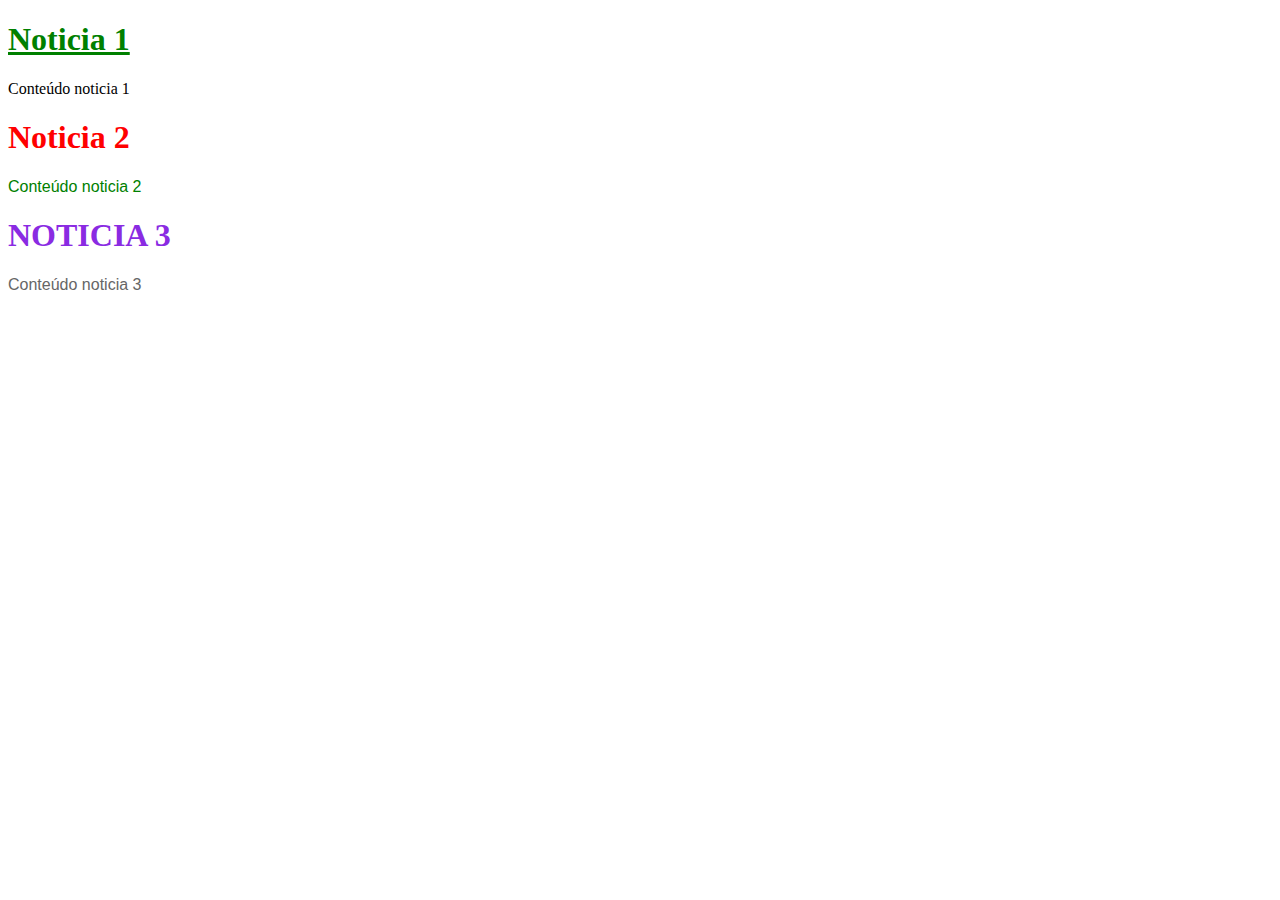
<file: 04102023/index.html>
<!DOCTYPE html>
<html lang="en">
<head>
    <meta charset="UTF-8">
    <meta name="viewport" content="width=device-width, initial-scale=1.0">
    <title>Document</title>

    <!--Ligação para o ficheiro CSS-->
    <link rel="stylesheet" href="geral.css">

</head>
<body>

    <div id="zona1">
        <h1 class="corVerde sublinhado">Noticia 1</h1>
        <p>Conteúdo noticia 1</p>
    </div>

    <div id="zona2">
        <h1 id="tituloVermelho">Noticia 2</h1>
        <p class="conteudoDiferente corVerde sublinhado">Conteúdo noticia 2</p>
    </div>

    <div id="zona3">
        <h1 id="noticia3">Noticia 3</h1>
        <p class="conteudoDiferente">Conteúdo noticia 3</p>
    </div>
    
    
</body>
</html>
</file>
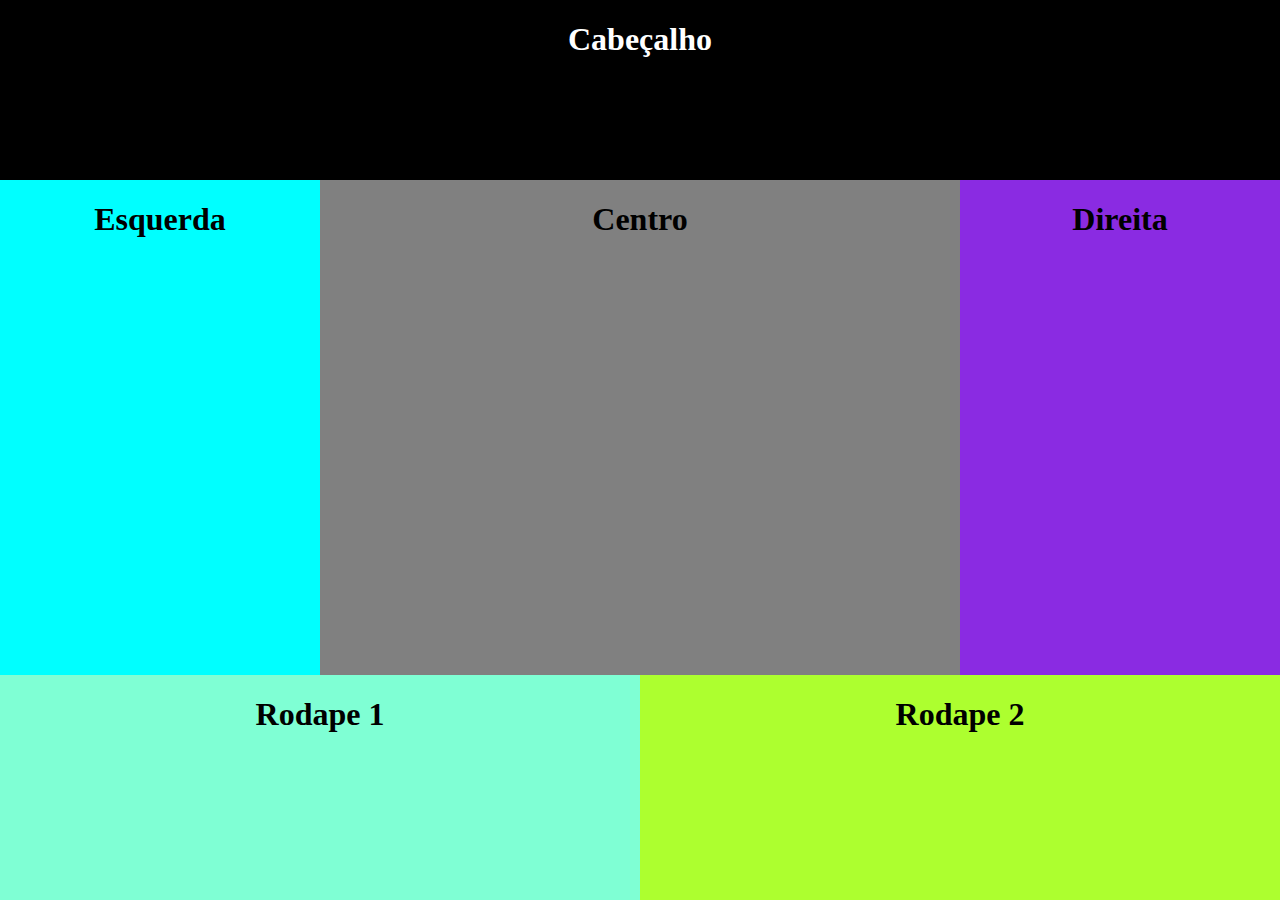
<file: 11102023/index.html>
<!DOCTYPE html>
<html lang="en">
<head>
    <meta charset="UTF-8">
    <meta name="viewport" content="width=device-width, initial-scale=1.0">
    <title>Document</title>

    <!--Ligação para o ficheiro CSS-->
    <link rel="stylesheet" href="style.css">
</head>
<body>
    
    <div id="cabecalho">
        <h1>Cabeçalho</h1>
    </div>

    <div id="conteudo">
        <div id="esquerda">
            <h1>Esquerda</h1>
        </div><div id="centro">
            <h1>Centro</h1>
        </div><div id="direita">
            <h1>Direita</h1>
        </div>
    </div>
    

    <div id="rodape">
        <div id="rodape1">
            <h1>Rodape 1</h1>
        </div><div id="rodape2">
            <h1>Rodape 2</h1>
        </div>
    </div>
    

</body>
</html>
</file>
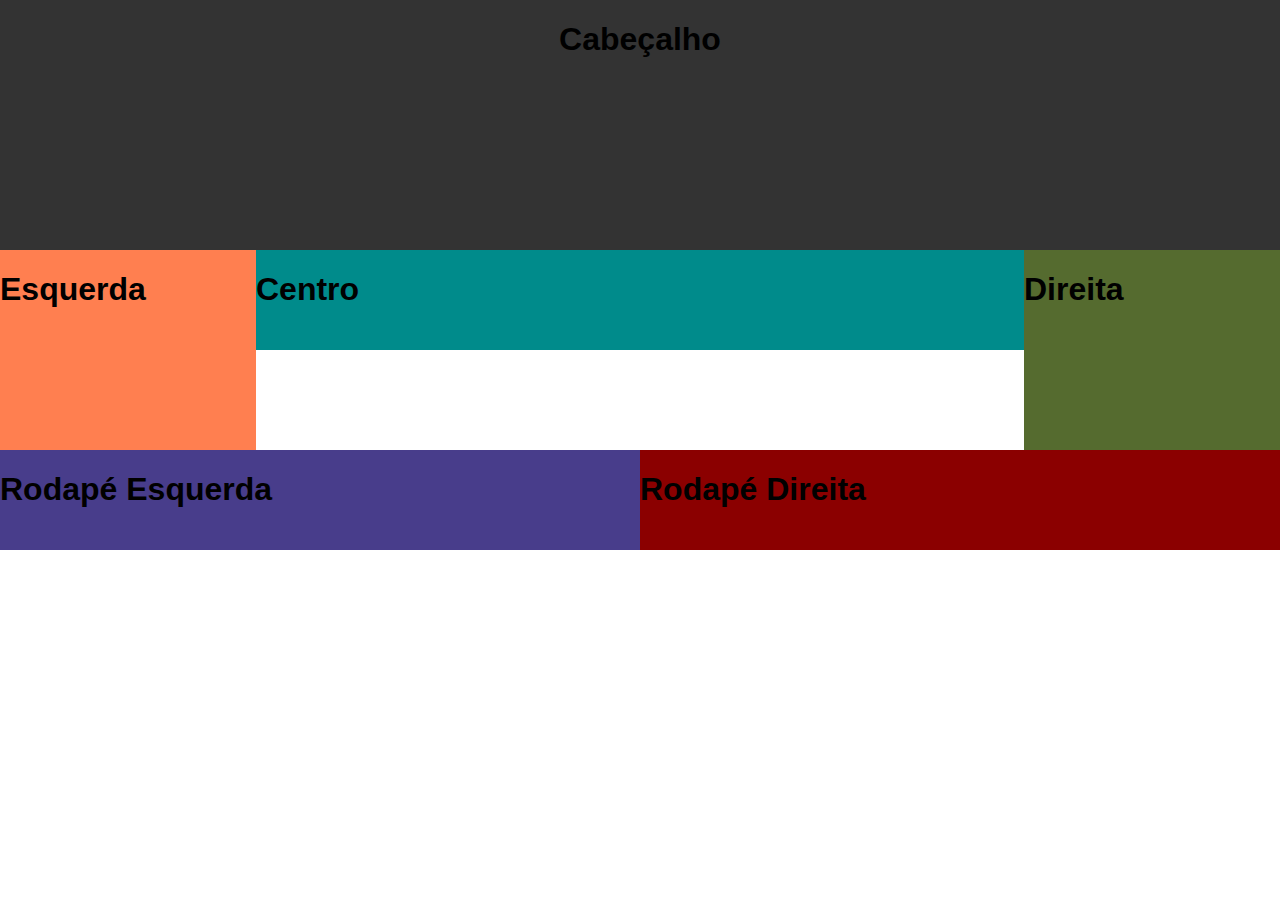
<file: 12102023/index.html>
<!DOCTYPE html>
<html lang="en">
<head>
    <meta charset="UTF-8">
    <meta name="viewport" content="width=device-width, initial-scale=1.0">
    <title>Document</title>
    <!--Ligação para o ficheiro CSS-->
    <link rel="stylesheet" href="style.css">
</head>
<body>
    
    <div id="cabecalho"><h1>Cabeçalho</h1></div>
    
    <div id="esquerda"><h1>Esquerda</h1></div>
    <div id="centro"><h1>Centro</h1></div>
    <div id="direita"><h1>Direita</h1></div>

    <div id="rodapeEsquerda"><h1>Rodapé Esquerda</h1></div>
    <div id="rodapeDireita"><h1>Rodapé Direita</h1></div>

</body>
</html>
</file>
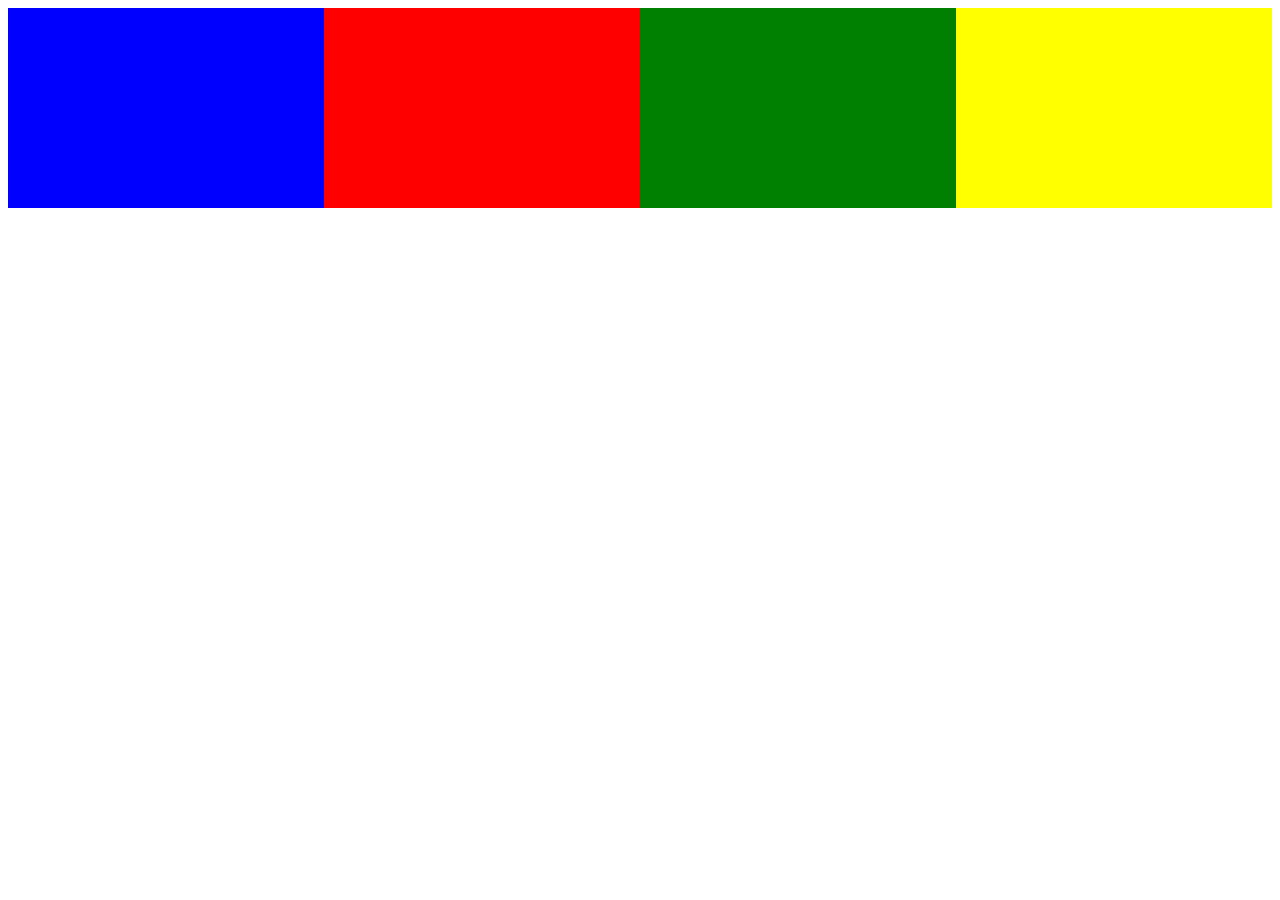
<file: 1902023/index.html>
<!DOCTYPE html>
<html lang="en">
<head>
    <meta charset="UTF-8">
    <meta name="viewport" content="width=device-width, initial-scale=1.0">
    <title>Document</title>

    <link rel="Stylesheet" href="style.css" >
</head>
<body>

    <div id="container">
        <div id="item1"></div>
        <div id="item2"></div>
        <div id="item3"></div>
        <div id="item4"></div>
    </div>
    
</body>
</html>
</file>
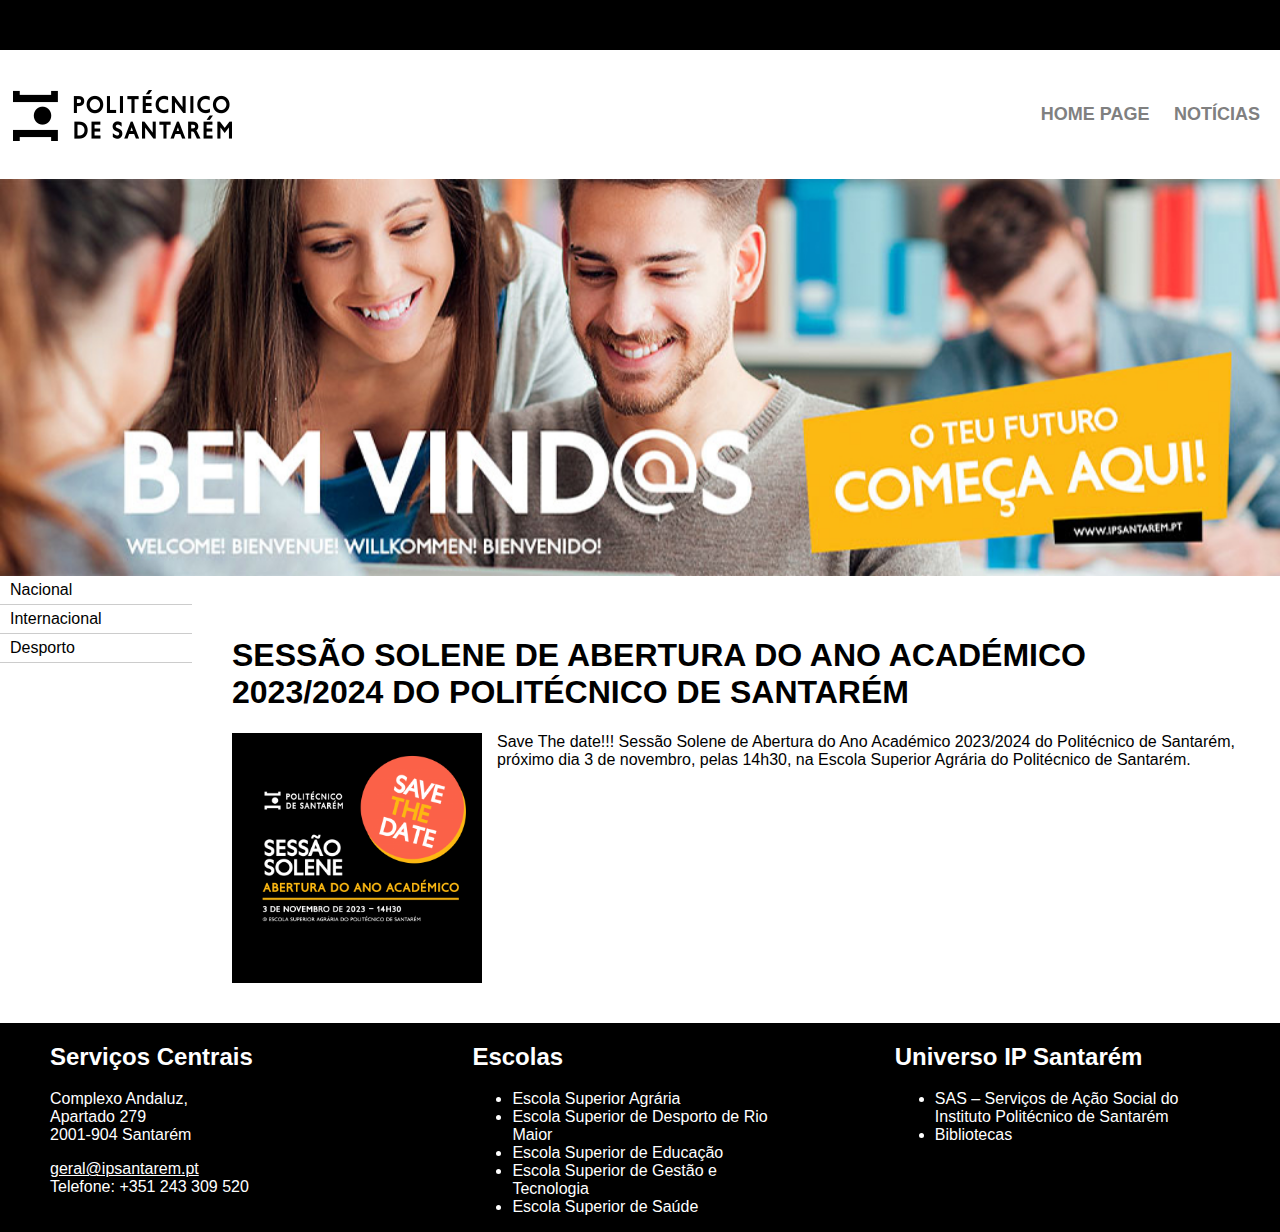
<file: 26102023/index.html>
<!DOCTYPE html>
<html lang="en">
<head>
    <meta charset="UTF-8">
    <meta name="viewport" content="width=device-width, initial-scale=1.0">
    <title>Document</title>

    <link rel="stylesheet" href="geral.css" />

</head>
<body>

    <div id="container">
        <div id="topBar">topBar</div>
        <div id="headerLogo">
            <img src="img/LogotipoSI.png"/>
        </div>
        <div id="headerMenu">
            <ul>
                <li>
                    <a href="index.html">Home Page</a>
                </li>
                <li>
                    <a href="noticias.html">Notícias</a>
                </li>
            </ul>
        </div>
        <div id="banner">
            <img src="img/banner_bv.jpeg" />
        </div>
        <div id="sidebar">
            
            <ul>
                <li>
                    <a href="#">Nacional</a>
                </li>
                <li>
                    <a href="#">Internacional</a>
                </li>
                <li>
                    <a href="#">Desporto</a>
                </li>
            </ul>

        </div>
        <div id="content">
            
            <h1>SESSÃO SOLENE DE ABERTURA DO ANO ACADÉMICO 2023/2024 DO POLITÉCNICO DE SANTARÉM</h1>

            <p>
                <img src="img/savethedate-720x720.png" />
                Save The date!!! Sessão Solene de Abertura do Ano Académico 2023/2024 do Politécnico de Santarém, próximo dia 3 de novembro, pelas 14h30, na Escola Superior Agrária do Politécnico de Santarém.
            </p>

        </div>
        <div id="footerLeft" class="paddingFooter">
            <h2>Serviços Centrais</h2>
            <p>
                Complexo Andaluz,<br>
                Apartado 279<br>
                2001-904 Santarém
            </p>
            <p>
                <a href="mailto:geral@ipsantarem.pt">geral@ipsantarem.pt</a><br>
                Telefone: +351 243 309 520
            </p>
        </div>
        <div id="footerCenter" class="paddingFooter">
            <h2>Escolas</h2>
            <ul>
                <li>Escola Superior Agrária</li>
                <li>Escola Superior de Desporto de Rio Maior</li>
                <li>Escola Superior de Educação</li>
                <li>Escola Superior de Gestão e Tecnologia</li>
                <li>Escola Superior de Saúde</li>
            </ul>
            
        </div>
        <div id="footerRight" class="paddingFooter">
            <h2>Universo IP Santarém</h2>
            <ul>
                <li>SAS – Serviços de Ação Social do Instituto Politécnico de Santarém</li>
                <li>Bibliotecas</li>
            </ul>
        </div>
    </div>
    
</body>
</html>
</file>
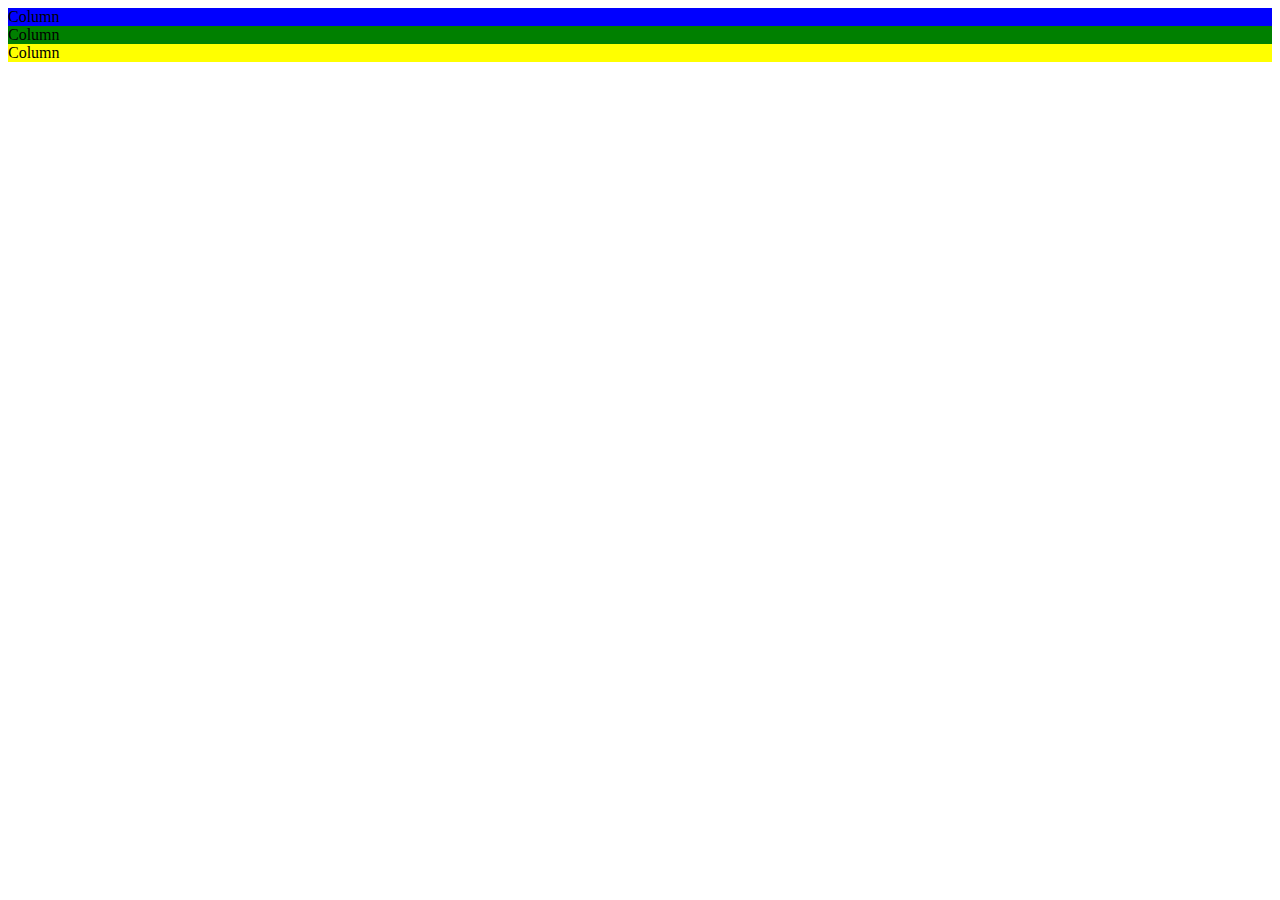
<file: Boostrap_Grid/index.html>
<!doctype html>
<html lang="en">
    <head>
        <meta charset="utf-8">
        <meta name="viewport" content="width=device-width, initial-scale=1">
        <title>Bootstrap demo</title>
        <link href="https://cdn.jsdelivr.net/npm/bootstrap@5.3.2/dist/css/bootstrap.min.css" rel="stylesheet" integrity="sha384-T3c6CoIi6uLrA9TneNEoa7RxnatzjcDSCmG1MXxSR1GAsXEV/Dwwykc2MPK8M2HN" crossorigin="anonymous">
        <link type="text/css" rel="stylesheet" href="geral.css">
    </head>
    <body>

        <div class="container-fluid" id="principal">
            
            <div class="row">
                <div class="col-12 col-sm-6 col-md-2" id="zona1">
                  Column
                </div>

                <div class="col-12 col-sm-6 col-md-8" id="zona2">
                  Column
                </div>

                <div class="col-12 col-sm-12 col-md-2" id="zona3">
                  Column
                </div>

            </div>

        </div>

        <script src="https://cdn.jsdelivr.net/npm/bootstrap@5.3.2/dist/js/bootstrap.bundle.min.js" integrity="sha384-C6RzsynM9kWDrMNeT87bh95OGNyZPhcTNXj1NW7RuBCsyN/o0jlpcV8Qyq46cDfL" crossorigin="anonymous"></script>
    </body>
</html>
</file>
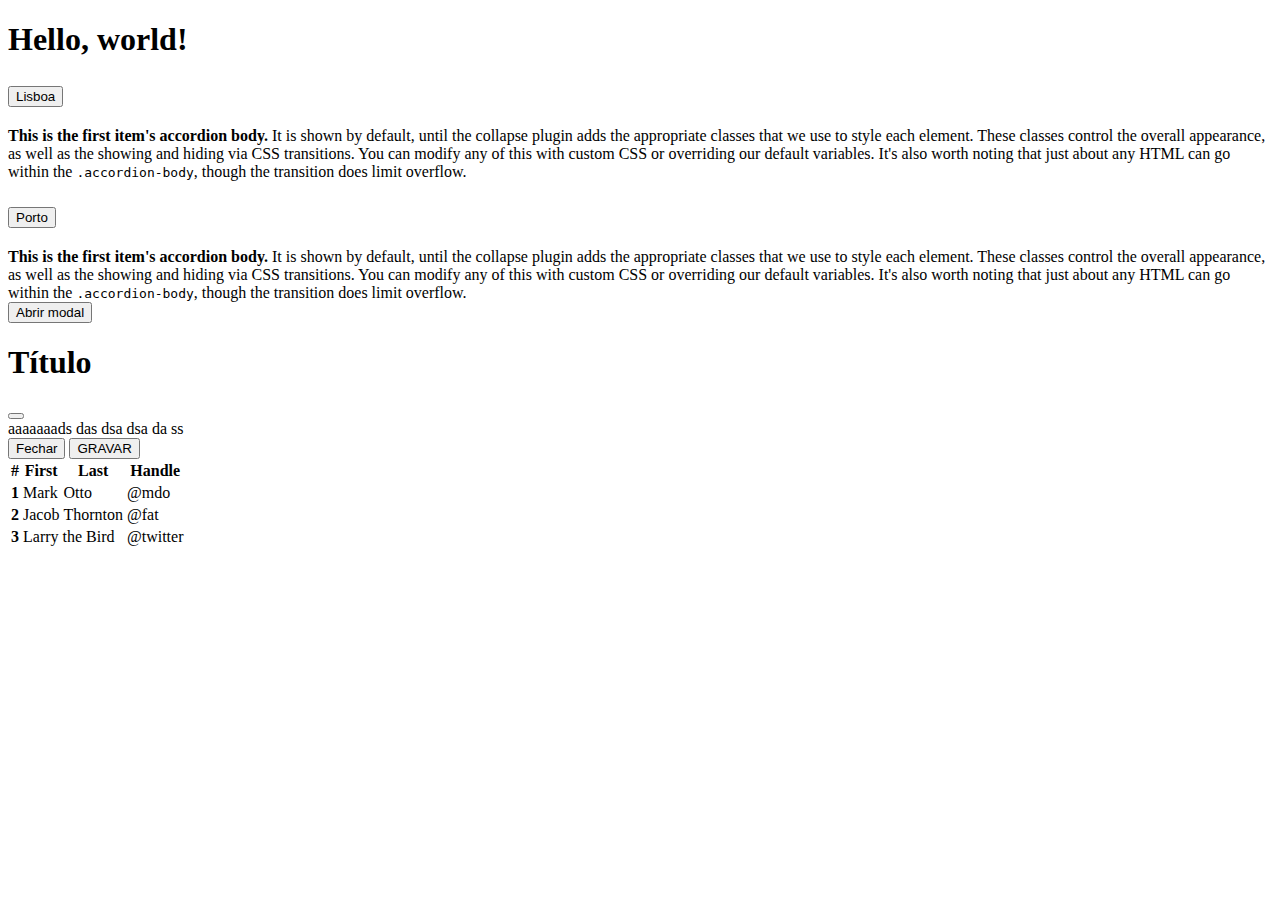
<file: Bootstrap/index.html>
<!doctype html>
<html lang="en">
  <head>
    <meta charset="utf-8">
    <meta name="viewport" content="width=device-width, initial-scale=1">
    <title>Bootstrap demo</title>
    <link href="https://cdn.jsdelivr.net/npm/bootstrap@5.3.2/dist/css/bootstrap.min.css" rel="stylesheet" integrity="sha384-T3c6CoIi6uLrA9TneNEoa7RxnatzjcDSCmG1MXxSR1GAsXEV/Dwwykc2MPK8M2HN" crossorigin="anonymous">
    <link type="text/css" rel="stylesheet" href="geral.css">
    </head>
  <body>
    <h1>Hello, world!</h1>

    <div class="accordion" id="accordionExample">
        
        <div class="accordion-item">
          <h2 class="accordion-header">
            <button class="accordion-button" type="button" data-bs-toggle="collapse" data-bs-target="#collapseLisboa" aria-expanded="true" aria-controls="collapseLisboa">
              Lisboa
            </button>
          </h2>
          <div id="collapseLisboa" class="accordion-collapse collapse" data-bs-parent="#accordionExample">
            <div class="accordion-body">
              <strong>This is the first item's accordion body.</strong> It is shown by default, until the collapse plugin adds the appropriate classes that we use to style each element. These classes control the overall appearance, as well as the showing and hiding via CSS transitions. You can modify any of this with custom CSS or overriding our default variables. It's also worth noting that just about any HTML can go within the <code>.accordion-body</code>, though the transition does limit overflow.
            </div>
          </div>
        </div>

        <div class="accordion-item">
            <h2 class="accordion-header">
              <button class="accordion-button collapsed" type="button" data-bs-toggle="collapse" data-bs-target="#collapsePorto" aria-expanded="true" aria-controls="collapsePorto">
                Porto
              </button>
            </h2>
            <div id="collapsePorto" class="accordion-collapse collapse" data-bs-parent="#accordionExample">
              <div class="accordion-body">
                <strong>This is the first item's accordion body.</strong> It is shown by default, until the collapse plugin adds the appropriate classes that we use to style each element. These classes control the overall appearance, as well as the showing and hiding via CSS transitions. You can modify any of this with custom CSS or overriding our default variables. It's also worth noting that just about any HTML can go within the <code>.accordion-body</code>, though the transition does limit overflow.
              </div>
            </div>
          </div>

    </div>


    <!-- Button trigger modal -->
    <button type="button" class="btn btn-primary" data-bs-toggle="modal" data-bs-target="#exampleModal">
        Abrir modal
    </button>
    
    <!-- Modal -->
    <div class="modal fade" id="exampleModal" tabindex="-1" aria-labelledby="exampleModalLabel" aria-hidden="true">
        <div class="modal-dialog">
        <div class="modal-content">
            <div class="modal-header">
            <h1 class="modal-title fs-5" id="exampleModalLabel">Título</h1>
            <button type="button" class="btn-close" data-bs-dismiss="modal" aria-label="Close"></button>
            </div>
            <div class="modal-body">
                aaaaaaads  das dsa dsa da ss
            </div>
            <div class="modal-footer">
            <button type="button" class="btn btn-secondary" data-bs-dismiss="modal">Fechar</button>
            <button type="button" class="btn btn-success btn-cap">Gravar</button>
            </div>
        </div>
        </div>
    </div>

    <table class="table">
        <thead>
          <tr>
            <th scope="col">#</th>
            <th scope="col">First</th>
            <th scope="col">Last</th>
            <th scope="col">Handle</th>
          </tr>
        </thead>
        <tbody>
          <tr>
            <th scope="row">1</th>
            <td>Mark</td>
            <td>Otto</td>
            <td>@mdo</td>
          </tr>
          <tr>
            <th scope="row">2</th>
            <td>Jacob</td>
            <td>Thornton</td>
            <td>@fat</td>
          </tr>
          <tr>
            <th scope="row">3</th>
            <td colspan="2">Larry the Bird</td>
            <td>@twitter</td>
          </tr>
        </tbody>
      </table>


    <script src="https://cdn.jsdelivr.net/npm/bootstrap@5.3.2/dist/js/bootstrap.bundle.min.js" integrity="sha384-C6RzsynM9kWDrMNeT87bh95OGNyZPhcTNXj1NW7RuBCsyN/o0jlpcV8Qyq46cDfL" crossorigin="anonymous"></script>
  </body>
</html>
</file>
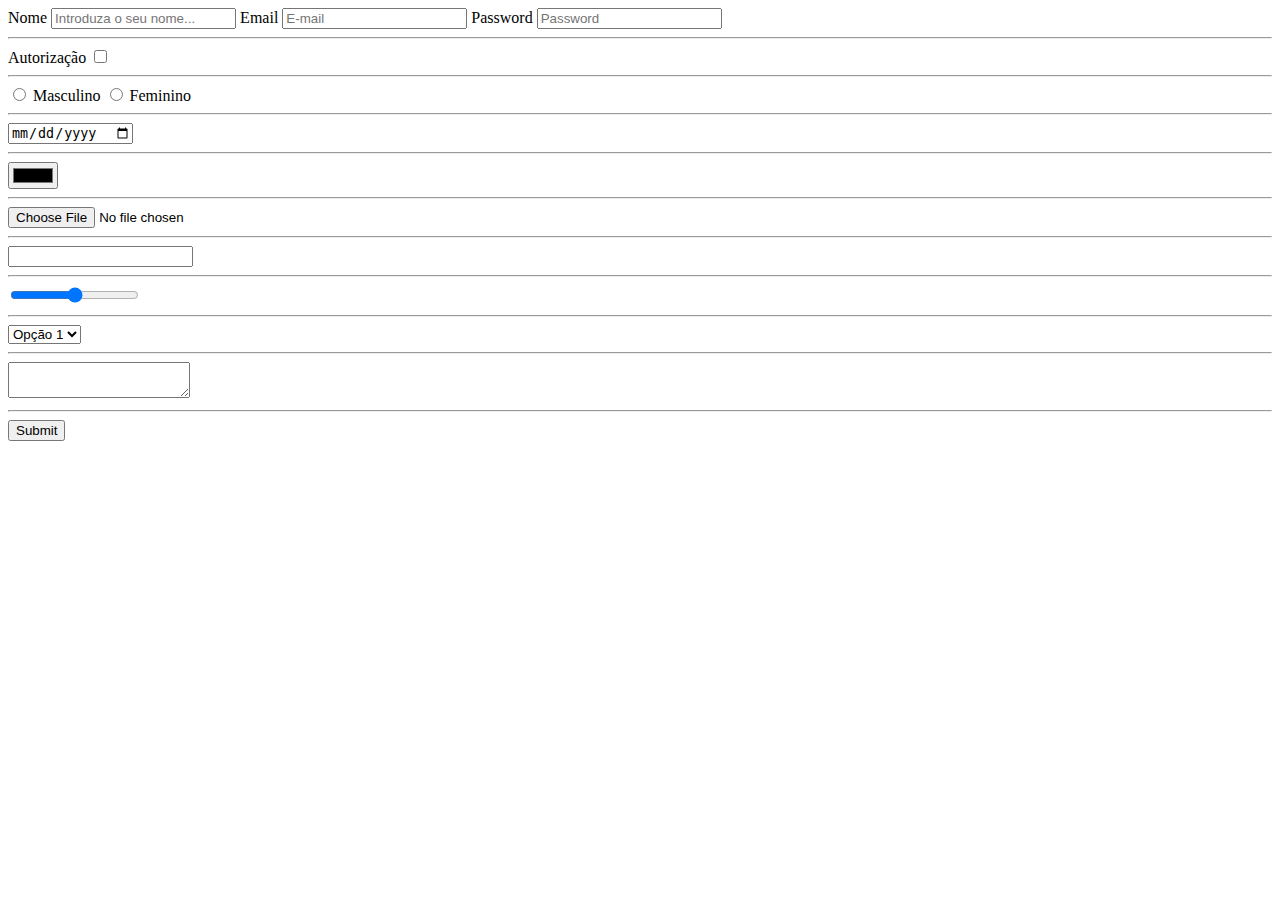
<file: Forms/index.html>
<!DOCTYPE html>
<html lang="en">
<head>
    <meta charset="UTF-8">
    <meta name="viewport" content="width=device-width, initial-scale=1.0">
    <title>Forms</title>
</head>
<body>
    
    <form>

        <label for="nome">Nome</label>
        <input type="text" name="nome" required placeholder="Introduza o seu nome...">

        <label for="email">Email</label>
        <input type="email" name="email" placeholder="E-mail">

        <label for="password">Password</label>
        <input type="password" name="password" required placeholder="Password">

        <hr>

        <label for="autorizacao">Autorização</label>
        <input name="autorizacao" type="checkbox">
        
        <hr>

        <input type="radio" name="sexo" value="M"> Masculino
        <input type="radio" name="sexo" value="F"> Feminino

        <hr>

        <input type="date">
        
        <hr>

        <input type="color">

        <hr>

        <input type="file">

        <hr>

        <input type="number">

        <hr>

        <input type="range" min="0" max="100">

        <hr>

        <select>
            <option value="1">Opção 1</option>
            <option value="2">Opção 2</option>
            <option value="3">Opção 3</option>
        </select>

        <hr>

        <textarea></textarea>

        <hr>

        <input type="submit" placeholder="Enviar">

    </form>

</body>
</html>
</file>
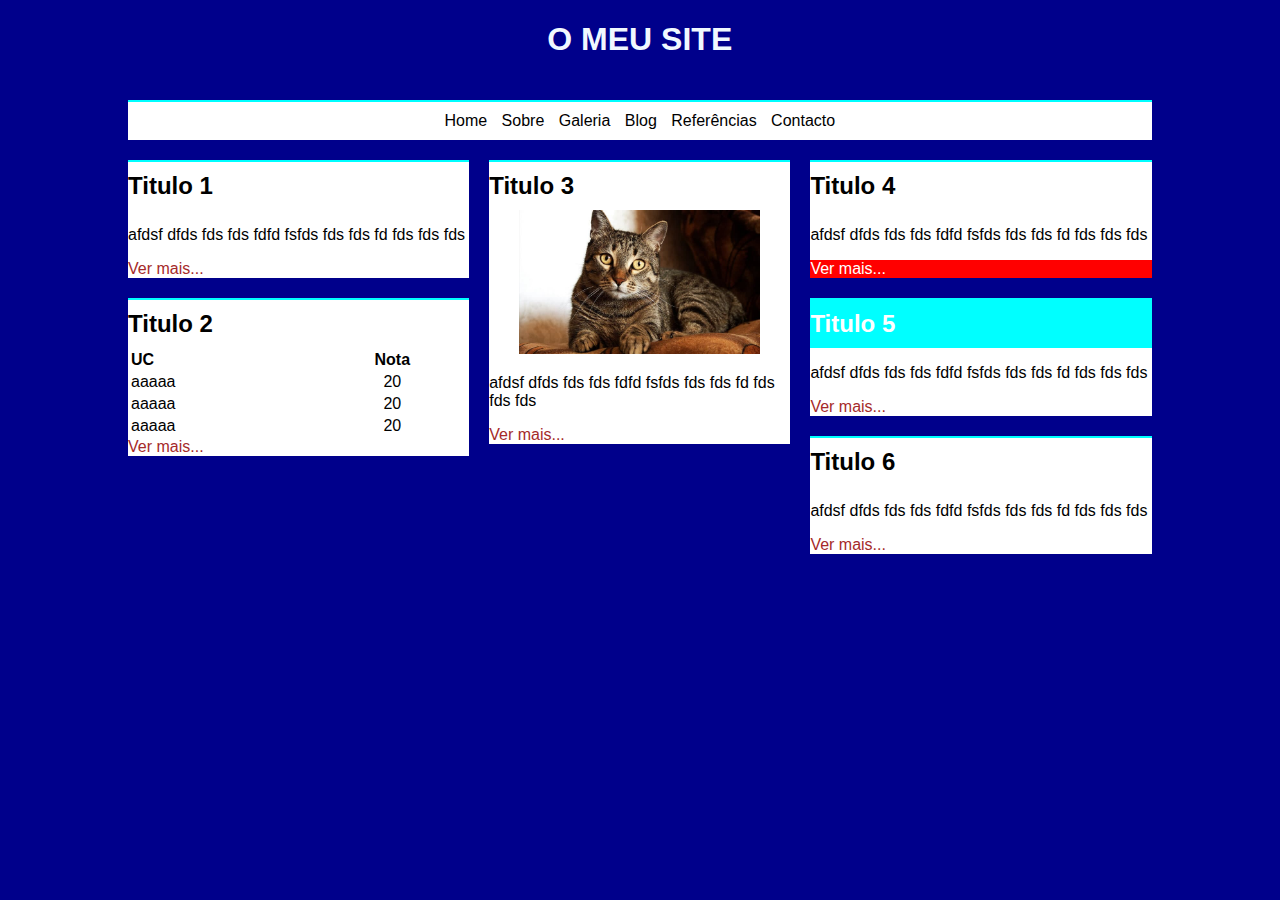
<file: FrequenciaPW/index.html>
<!DOCTYPE html>
<html lang="en">
<head>
    <meta charset="UTF-8">
    <meta name="viewport" content="width=device-width, initial-scale=1.0">
    <link rel="stylesheet" href="geral.css">
    <title>Document</title>
</head>
<body>
    
    <div id="container">

        <div id="titulo"><h1>O MEU SITE</h1></div>
        
        <div id="menu" class="fundoBranco m-t-20 topBlue">
            
            <ul>
                <li>Home</li>
                <li>Sobre</li>
                <li>Galeria</li>
                <li>Blog</li>
                <li>Referências</li>
                <li>Contacto</li>
            </ul>

        </div>
        
        <div id="esquerdaCentro">
            <div id="esquerda" class="m-t-20">
                <div id="titulo1" class="fundoBranco topBlue">
                    <h2>Titulo 1</h2>
                    <p>afdsf dfds fds fds fdfd fsfds fds fds fd fds fds fds</p>
                    <a href="#">Ver mais...</a>
                </div>
                <div id="titulo2" class="fundoBranco m-t-20 topBlue">
                    <h2>Titulo 2</h2>
                    <table>
                        <thead>
                            <tr>
                                <th class="colUC">UC</th>
                                <th class="colNota">Nota</th>
                            </tr>
                        </thead>
                        <tbody>
                            <tr>
                                <td class="colUC">aaaaa</td>
                                <td class="colNota">20</td>
                            </tr>
                            <tr>
                                <td class="colUC">aaaaa</td>
                                <td class="colNota">20</td>
                            </tr>
                            <tr>
                                <td class="colUC">aaaaa</td>
                                <td class="colNota">20</td>
                            </tr>
                        </tbody>
                    </table>

                    <a href="#">Ver mais...</a>
                </div>
            </div>
            
            <div id="centro" class="m-t-20 m-l-20 m-r-20">
                <div id="titulo3" class="fundoBranco topBlue">
                    <h2>Titulo 3</h2>
                    <div class="contentImg">
                        <img src="cat.jpg"/>
                    </div>
                    <p>afdsf dfds fds fds fdfd fsfds fds fds fd fds fds fds</p>
                    <a href="#">Ver mais...</a>
                </div>
            </div>
        </div>

        <div id="direita" class="m-t-20">
            <div id="titulo4" class="fundoBranco topBlue">
                <h2>Titulo 4</h2>
                <p>afdsf dfds fds fds fdfd fsfds fds fds fd fds fds fds</p>
                <div id="zonaVermelha">
                    <a href="#">Ver mais...</a>
                </div>
            </div>
            <div id="titulo5" class="fundoBranco m-t-20 topBlue">
                <h2>Titulo 5</h2>
                <p>afdsf dfds fds fds fdfd fsfds fds fds fd fds fds fds</p>
                <a href="#">Ver mais...</a>
            </div>
            <div id="titulo6" class="fundoBranco m-t-20 topBlue">
                <h2>Titulo 6</h2>
                <p>afdsf dfds fds fds fdfd fsfds fds fds fd fds fds fds</p>
                <a href="#">Ver mais...</a>
            </div>
        </div>

    </div>

</body>
</html>
</file>
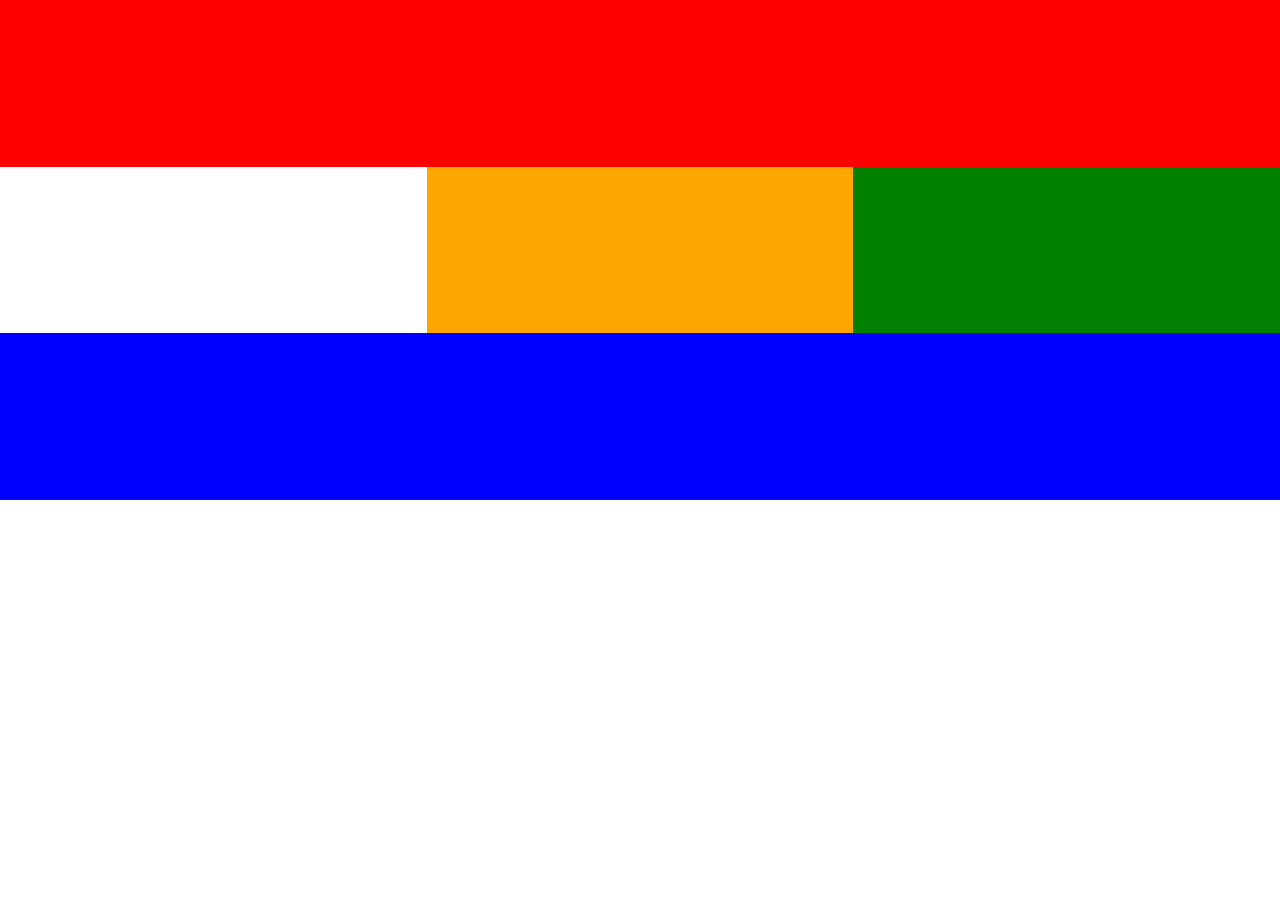
<file: MediaQueries/index.html>
<!DOCTYPE html>
<html lang="en">
<head>
    <meta charset="UTF-8">
    <meta name="viewport" content="width=device-width, initial-scale=1.0">
    <title>Document</title>
    <link type="text/css" rel="stylesheet" href="geral.css">
</head>
<body>

    <div class="container">
        <div class="zona1"></div>
        <div class="zona2"></div>
        <div class="zona3"></div>
        <div class="zona4"></div>
        <div class="zona5"></div>
    </div>

</body>
</html>
</file>
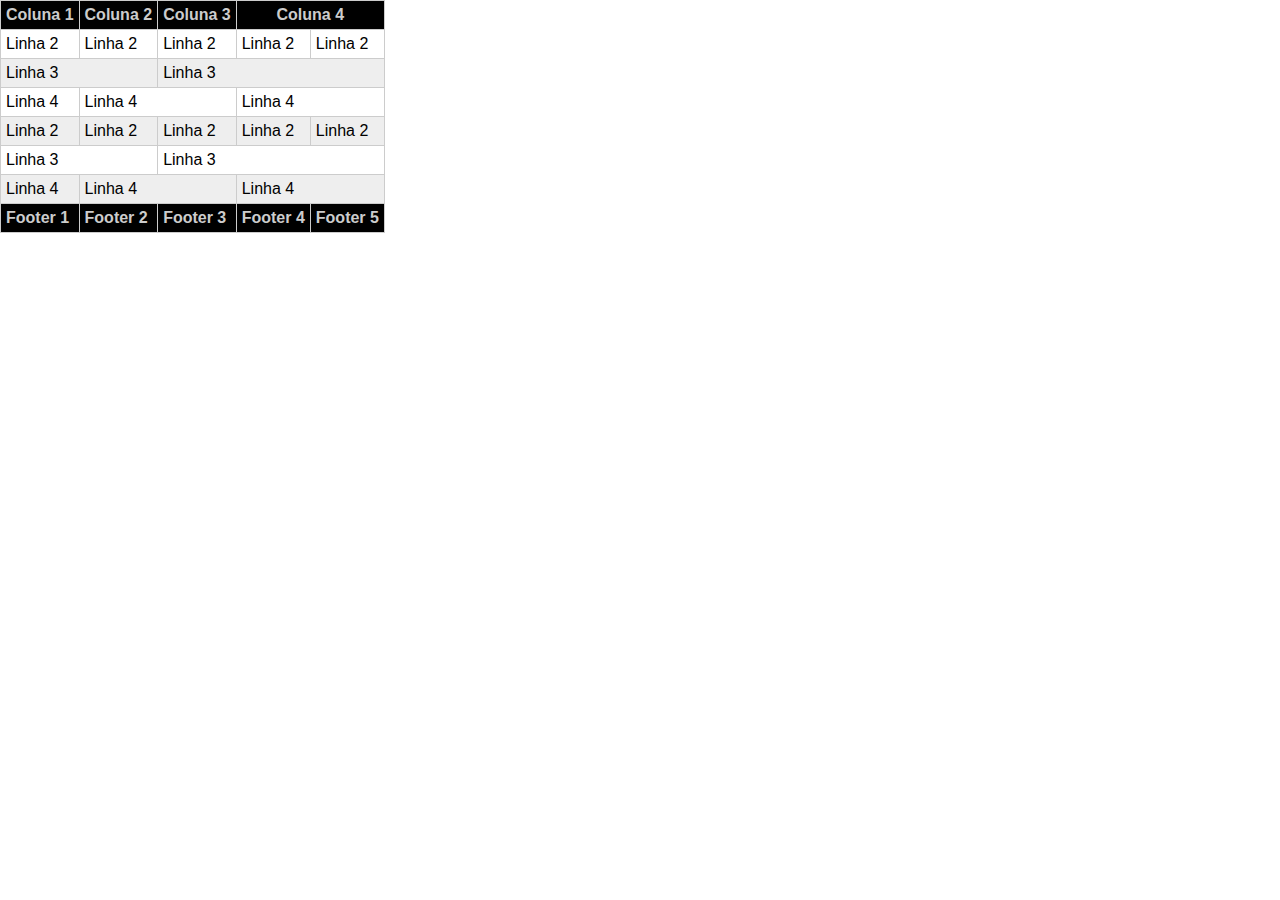
<file: Tables/index.html>
<!DOCTYPE html>
<html lang="en">
<head>
    <meta charset="UTF-8">
    <meta name="viewport" content="width=device-width, initial-scale=1.0">
    <title>Tables</title>
    <link rel="stylesheet" href="geral.css">
</head>
<body>

    <table>
        <thead>
            <tr>
                <th>Coluna 1</th>
                <th>Coluna 2</th>
                <th>Coluna 3</th>
                <th colspan="2">Coluna 4</th>
            </tr>
        </thead>

        <tbody>
            <tr>
                <td>Linha 2</td>
                <td>Linha 2</td>
                <td>Linha 2</td>
                <td>Linha 2</td>
                <td>Linha 2</td>
            </tr>
    
            <tr>
                <td colspan="2">Linha 3</td>
                <td colspan="3">Linha 3</td>
            </tr>
    
            <tr>
                <td>Linha 4</td>
                <td colspan="2">Linha 4</td>
                <td colspan="2">Linha 4</td>
            </tr>

            <tr>
                <td>Linha 2</td>
                <td>Linha 2</td>
                <td>Linha 2</td>
                <td>Linha 2</td>
                <td>Linha 2</td>
            </tr>
    
            <tr>
                <td colspan="2">Linha 3</td>
                <td colspan="3">Linha 3</td>
            </tr>
    
            <tr>
                <td>Linha 4</td>
                <td colspan="2">Linha 4</td>
                <td colspan="2">Linha 4</td>
            </tr>
        </tbody>

        <tfoot>
            <tr>
                <td>Footer 1</td>
                <td>Footer 2</td>
                <td>Footer 3</td>
                <td>Footer 4</td>
                <td>Footer 5</td>
            </tr>   
        </tfoot>

    </table>
    
</body>
</html>
</file>
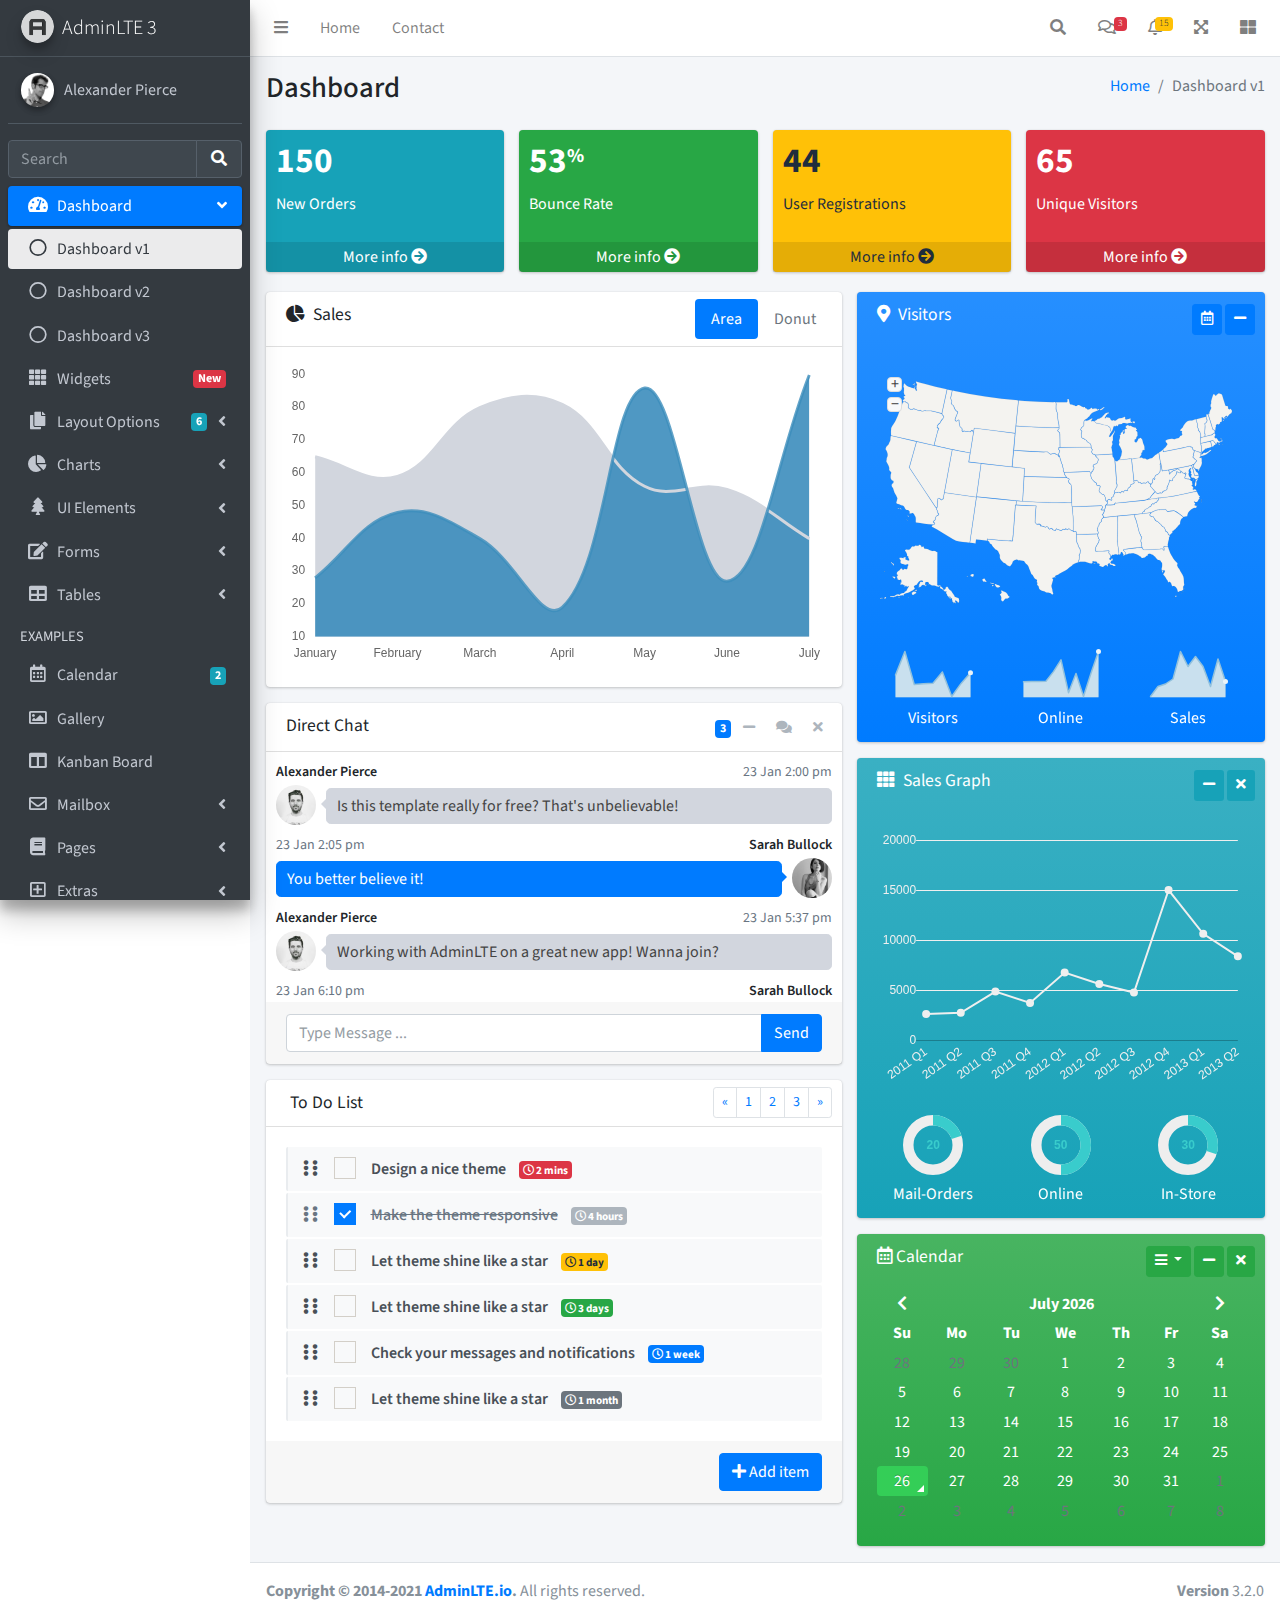
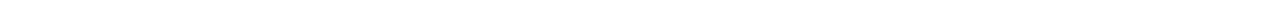
<file: AdminLTE-3.2.0/AdminLTE-3.2.0/index.html>
<!DOCTYPE html>
<html lang="en">
<head>
  <meta charset="utf-8">
  <meta name="viewport" content="width=device-width, initial-scale=1">
  <title>AdminLTE 3 | Dashboard</title>

  <!-- Google Font: Source Sans Pro -->
  <link rel="stylesheet" href="https://fonts.googleapis.com/css?family=Source+Sans+Pro:300,400,400i,700&display=fallback">
  <!-- Font Awesome -->
  <link rel="stylesheet" href="plugins/fontawesome-free/css/all.min.css">
  <!-- Ionicons -->
  <link rel="stylesheet" href="https://code.ionicframework.com/ionicons/2.0.1/css/ionicons.min.css">
  <!-- Tempusdominus Bootstrap 4 -->
  <link rel="stylesheet" href="plugins/tempusdominus-bootstrap-4/css/tempusdominus-bootstrap-4.min.css">
  <!-- iCheck -->
  <link rel="stylesheet" href="plugins/icheck-bootstrap/icheck-bootstrap.min.css">
  <!-- JQVMap -->
  <link rel="stylesheet" href="plugins/jqvmap/jqvmap.min.css">
  <!-- Theme style -->
  <link rel="stylesheet" href="dist/css/adminlte.min.css">
  <!-- overlayScrollbars -->
  <link rel="stylesheet" href="plugins/overlayScrollbars/css/OverlayScrollbars.min.css">
  <!-- Daterange picker -->
  <link rel="stylesheet" href="plugins/daterangepicker/daterangepicker.css">
  <!-- summernote -->
  <link rel="stylesheet" href="plugins/summernote/summernote-bs4.min.css">
</head>
<body class="hold-transition sidebar-mini layout-fixed">
<div class="wrapper">

  <!-- Preloader -->
  <div class="preloader flex-column justify-content-center align-items-center">
    <img class="animation__shake" src="dist/img/AdminLTELogo.png" alt="AdminLTELogo" height="60" width="60">
  </div>

  <!-- Navbar -->
  <nav class="main-header navbar navbar-expand navbar-white navbar-light">
    <!-- Left navbar links -->
    <ul class="navbar-nav">
      <li class="nav-item">
        <a class="nav-link" data-widget="pushmenu" href="#" role="button"><i class="fas fa-bars"></i></a>
      </li>
      <li class="nav-item d-none d-sm-inline-block">
        <a href="index3.html" class="nav-link">Home</a>
      </li>
      <li class="nav-item d-none d-sm-inline-block">
        <a href="#" class="nav-link">Contact</a>
      </li>
    </ul>

    <!-- Right navbar links -->
    <ul class="navbar-nav ml-auto">
      <!-- Navbar Search -->
      <li class="nav-item">
        <a class="nav-link" data-widget="navbar-search" href="#" role="button">
          <i class="fas fa-search"></i>
        </a>
        <div class="navbar-search-block">
          <form class="form-inline">
            <div class="input-group input-group-sm">
              <input class="form-control form-control-navbar" type="search" placeholder="Search" aria-label="Search">
              <div class="input-group-append">
                <button class="btn btn-navbar" type="submit">
                  <i class="fas fa-search"></i>
                </button>
                <button class="btn btn-navbar" type="button" data-widget="navbar-search">
                  <i class="fas fa-times"></i>
                </button>
              </div>
            </div>
          </form>
        </div>
      </li>

      <!-- Messages Dropdown Menu -->
      <li class="nav-item dropdown">
        <a class="nav-link" data-toggle="dropdown" href="#">
          <i class="far fa-comments"></i>
          <span class="badge badge-danger navbar-badge">3</span>
        </a>
        <div class="dropdown-menu dropdown-menu-lg dropdown-menu-right">
          <a href="#" class="dropdown-item">
            <!-- Message Start -->
            <div class="media">
              <img src="dist/img/user1-128x128.jpg" alt="User Avatar" class="img-size-50 mr-3 img-circle">
              <div class="media-body">
                <h3 class="dropdown-item-title">
                  Brad Diesel
                  <span class="float-right text-sm text-danger"><i class="fas fa-star"></i></span>
                </h3>
                <p class="text-sm">Call me whenever you can...</p>
                <p class="text-sm text-muted"><i class="far fa-clock mr-1"></i> 4 Hours Ago</p>
              </div>
            </div>
            <!-- Message End -->
          </a>
          <div class="dropdown-divider"></div>
          <a href="#" class="dropdown-item">
            <!-- Message Start -->
            <div class="media">
              <img src="dist/img/user8-128x128.jpg" alt="User Avatar" class="img-size-50 img-circle mr-3">
              <div class="media-body">
                <h3 class="dropdown-item-title">
                  John Pierce
                  <span class="float-right text-sm text-muted"><i class="fas fa-star"></i></span>
                </h3>
                <p class="text-sm">I got your message bro</p>
                <p class="text-sm text-muted"><i class="far fa-clock mr-1"></i> 4 Hours Ago</p>
              </div>
            </div>
            <!-- Message End -->
          </a>
          <div class="dropdown-divider"></div>
          <a href="#" class="dropdown-item">
            <!-- Message Start -->
            <div class="media">
              <img src="dist/img/user3-128x128.jpg" alt="User Avatar" class="img-size-50 img-circle mr-3">
              <div class="media-body">
                <h3 class="dropdown-item-title">
                  Nora Silvester
                  <span class="float-right text-sm text-warning"><i class="fas fa-star"></i></span>
                </h3>
                <p class="text-sm">The subject goes here</p>
                <p class="text-sm text-muted"><i class="far fa-clock mr-1"></i> 4 Hours Ago</p>
              </div>
            </div>
            <!-- Message End -->
          </a>
          <div class="dropdown-divider"></div>
          <a href="#" class="dropdown-item dropdown-footer">See All Messages</a>
        </div>
      </li>
      <!-- Notifications Dropdown Menu -->
      <li class="nav-item dropdown">
        <a class="nav-link" data-toggle="dropdown" href="#">
          <i class="far fa-bell"></i>
          <span class="badge badge-warning navbar-badge">15</span>
        </a>
        <div class="dropdown-menu dropdown-menu-lg dropdown-menu-right">
          <span class="dropdown-item dropdown-header">15 Notifications</span>
          <div class="dropdown-divider"></div>
          <a href="#" class="dropdown-item">
            <i class="fas fa-envelope mr-2"></i> 4 new messages
            <span class="float-right text-muted text-sm">3 mins</span>
          </a>
          <div class="dropdown-divider"></div>
          <a href="#" class="dropdown-item">
            <i class="fas fa-users mr-2"></i> 8 friend requests
            <span class="float-right text-muted text-sm">12 hours</span>
          </a>
          <div class="dropdown-divider"></div>
          <a href="#" class="dropdown-item">
            <i class="fas fa-file mr-2"></i> 3 new reports
            <span class="float-right text-muted text-sm">2 days</span>
          </a>
          <div class="dropdown-divider"></div>
          <a href="#" class="dropdown-item dropdown-footer">See All Notifications</a>
        </div>
      </li>
      <li class="nav-item">
        <a class="nav-link" data-widget="fullscreen" href="#" role="button">
          <i class="fas fa-expand-arrows-alt"></i>
        </a>
      </li>
      <li class="nav-item">
        <a class="nav-link" data-widget="control-sidebar" data-controlsidebar-slide="true" href="#" role="button">
          <i class="fas fa-th-large"></i>
        </a>
      </li>
    </ul>
  </nav>
  <!-- /.navbar -->

  <!-- Main Sidebar Container -->
  <aside class="main-sidebar sidebar-dark-primary elevation-4">
    <!-- Brand Logo -->
    <a href="index3.html" class="brand-link">
      <img src="dist/img/AdminLTELogo.png" alt="AdminLTE Logo" class="brand-image img-circle elevation-3" style="opacity: .8">
      <span class="brand-text font-weight-light">AdminLTE 3</span>
    </a>

    <!-- Sidebar -->
    <div class="sidebar">
      <!-- Sidebar user panel (optional) -->
      <div class="user-panel mt-3 pb-3 mb-3 d-flex">
        <div class="image">
          <img src="dist/img/user2-160x160.jpg" class="img-circle elevation-2" alt="User Image">
        </div>
        <div class="info">
          <a href="#" class="d-block">Alexander Pierce</a>
        </div>
      </div>

      <!-- SidebarSearch Form -->
      <div class="form-inline">
        <div class="input-group" data-widget="sidebar-search">
          <input class="form-control form-control-sidebar" type="search" placeholder="Search" aria-label="Search">
          <div class="input-group-append">
            <button class="btn btn-sidebar">
              <i class="fas fa-search fa-fw"></i>
            </button>
          </div>
        </div>
      </div>

      <!-- Sidebar Menu -->
      <nav class="mt-2">
        <ul class="nav nav-pills nav-sidebar flex-column" data-widget="treeview" role="menu" data-accordion="false">
          <!-- Add icons to the links using the .nav-icon class
               with font-awesome or any other icon font library -->
          <li class="nav-item menu-open">
            <a href="#" class="nav-link active">
              <i class="nav-icon fas fa-tachometer-alt"></i>
              <p>
                Dashboard
                <i class="right fas fa-angle-left"></i>
              </p>
            </a>
            <ul class="nav nav-treeview">
              <li class="nav-item">
                <a href="./index.html" class="nav-link active">
                  <i class="far fa-circle nav-icon"></i>
                  <p>Dashboard v1</p>
                </a>
              </li>
              <li class="nav-item">
                <a href="./index2.html" class="nav-link">
                  <i class="far fa-circle nav-icon"></i>
                  <p>Dashboard v2</p>
                </a>
              </li>
              <li class="nav-item">
                <a href="./index3.html" class="nav-link">
                  <i class="far fa-circle nav-icon"></i>
                  <p>Dashboard v3</p>
                </a>
              </li>
            </ul>
          </li>
          <li class="nav-item">
            <a href="pages/widgets.html" class="nav-link">
              <i class="nav-icon fas fa-th"></i>
              <p>
                Widgets
                <span class="right badge badge-danger">New</span>
              </p>
            </a>
          </li>
          <li class="nav-item">
            <a href="#" class="nav-link">
              <i class="nav-icon fas fa-copy"></i>
              <p>
                Layout Options
                <i class="fas fa-angle-left right"></i>
                <span class="badge badge-info right">6</span>
              </p>
            </a>
            <ul class="nav nav-treeview">
              <li class="nav-item">
                <a href="pages/layout/top-nav.html" class="nav-link">
                  <i class="far fa-circle nav-icon"></i>
                  <p>Top Navigation</p>
                </a>
              </li>
              <li class="nav-item">
                <a href="pages/layout/top-nav-sidebar.html" class="nav-link">
                  <i class="far fa-circle nav-icon"></i>
                  <p>Top Navigation + Sidebar</p>
                </a>
              </li>
              <li class="nav-item">
                <a href="pages/layout/boxed.html" class="nav-link">
                  <i class="far fa-circle nav-icon"></i>
                  <p>Boxed</p>
                </a>
              </li>
              <li class="nav-item">
                <a href="pages/layout/fixed-sidebar.html" class="nav-link">
                  <i class="far fa-circle nav-icon"></i>
                  <p>Fixed Sidebar</p>
                </a>
              </li>
              <li class="nav-item">
                <a href="pages/layout/fixed-sidebar-custom.html" class="nav-link">
                  <i class="far fa-circle nav-icon"></i>
                  <p>Fixed Sidebar <small>+ Custom Area</small></p>
                </a>
              </li>
              <li class="nav-item">
                <a href="pages/layout/fixed-topnav.html" class="nav-link">
                  <i class="far fa-circle nav-icon"></i>
                  <p>Fixed Navbar</p>
                </a>
              </li>
              <li class="nav-item">
                <a href="pages/layout/fixed-footer.html" class="nav-link">
                  <i class="far fa-circle nav-icon"></i>
                  <p>Fixed Footer</p>
                </a>
              </li>
              <li class="nav-item">
                <a href="pages/layout/collapsed-sidebar.html" class="nav-link">
                  <i class="far fa-circle nav-icon"></i>
                  <p>Collapsed Sidebar</p>
                </a>
              </li>
            </ul>
          </li>
          <li class="nav-item">
            <a href="#" class="nav-link">
              <i class="nav-icon fas fa-chart-pie"></i>
              <p>
                Charts
                <i class="right fas fa-angle-left"></i>
              </p>
            </a>
            <ul class="nav nav-treeview">
              <li class="nav-item">
                <a href="pages/charts/chartjs.html" class="nav-link">
                  <i class="far fa-circle nav-icon"></i>
                  <p>ChartJS</p>
                </a>
              </li>
              <li class="nav-item">
                <a href="pages/charts/flot.html" class="nav-link">
                  <i class="far fa-circle nav-icon"></i>
                  <p>Flot</p>
                </a>
              </li>
              <li class="nav-item">
                <a href="pages/charts/inline.html" class="nav-link">
                  <i class="far fa-circle nav-icon"></i>
                  <p>Inline</p>
                </a>
              </li>
              <li class="nav-item">
                <a href="pages/charts/uplot.html" class="nav-link">
                  <i class="far fa-circle nav-icon"></i>
                  <p>uPlot</p>
                </a>
              </li>
            </ul>
          </li>
          <li class="nav-item">
            <a href="#" class="nav-link">
              <i class="nav-icon fas fa-tree"></i>
              <p>
                UI Elements
                <i class="fas fa-angle-left right"></i>
              </p>
            </a>
            <ul class="nav nav-treeview">
              <li class="nav-item">
                <a href="pages/UI/general.html" class="nav-link">
                  <i class="far fa-circle nav-icon"></i>
                  <p>General</p>
                </a>
              </li>
              <li class="nav-item">
                <a href="pages/UI/icons.html" class="nav-link">
                  <i class="far fa-circle nav-icon"></i>
                  <p>Icons</p>
                </a>
              </li>
              <li class="nav-item">
                <a href="pages/UI/buttons.html" class="nav-link">
                  <i class="far fa-circle nav-icon"></i>
                  <p>Buttons</p>
                </a>
              </li>
              <li class="nav-item">
                <a href="pages/UI/sliders.html" class="nav-link">
                  <i class="far fa-circle nav-icon"></i>
                  <p>Sliders</p>
                </a>
              </li>
              <li class="nav-item">
                <a href="pages/UI/modals.html" class="nav-link">
                  <i class="far fa-circle nav-icon"></i>
                  <p>Modals & Alerts</p>
                </a>
              </li>
              <li class="nav-item">
                <a href="pages/UI/navbar.html" class="nav-link">
                  <i class="far fa-circle nav-icon"></i>
                  <p>Navbar & Tabs</p>
                </a>
              </li>
              <li class="nav-item">
                <a href="pages/UI/timeline.html" class="nav-link">
                  <i class="far fa-circle nav-icon"></i>
                  <p>Timeline</p>
                </a>
              </li>
              <li class="nav-item">
                <a href="pages/UI/ribbons.html" class="nav-link">
                  <i class="far fa-circle nav-icon"></i>
                  <p>Ribbons</p>
                </a>
              </li>
            </ul>
          </li>
          <li class="nav-item">
            <a href="#" class="nav-link">
              <i class="nav-icon fas fa-edit"></i>
              <p>
                Forms
                <i class="fas fa-angle-left right"></i>
              </p>
            </a>
            <ul class="nav nav-treeview">
              <li class="nav-item">
                <a href="pages/forms/general.html" class="nav-link">
                  <i class="far fa-circle nav-icon"></i>
                  <p>General Elements</p>
                </a>
              </li>
              <li class="nav-item">
                <a href="pages/forms/advanced.html" class="nav-link">
                  <i class="far fa-circle nav-icon"></i>
                  <p>Advanced Elements</p>
                </a>
              </li>
              <li class="nav-item">
                <a href="pages/forms/editors.html" class="nav-link">
                  <i class="far fa-circle nav-icon"></i>
                  <p>Editors</p>
                </a>
              </li>
              <li class="nav-item">
                <a href="pages/forms/validation.html" class="nav-link">
                  <i class="far fa-circle nav-icon"></i>
                  <p>Validation</p>
                </a>
              </li>
            </ul>
          </li>
          <li class="nav-item">
            <a href="#" class="nav-link">
              <i class="nav-icon fas fa-table"></i>
              <p>
                Tables
                <i class="fas fa-angle-left right"></i>
              </p>
            </a>
            <ul class="nav nav-treeview">
              <li class="nav-item">
                <a href="pages/tables/simple.html" class="nav-link">
                  <i class="far fa-circle nav-icon"></i>
                  <p>Simple Tables</p>
                </a>
              </li>
              <li class="nav-item">
                <a href="pages/tables/data.html" class="nav-link">
                  <i class="far fa-circle nav-icon"></i>
                  <p>DataTables</p>
                </a>
              </li>
              <li class="nav-item">
                <a href="pages/tables/jsgrid.html" class="nav-link">
                  <i class="far fa-circle nav-icon"></i>
                  <p>jsGrid</p>
                </a>
              </li>
            </ul>
          </li>
          <li class="nav-header">EXAMPLES</li>
          <li class="nav-item">
            <a href="pages/calendar.html" class="nav-link">
              <i class="nav-icon far fa-calendar-alt"></i>
              <p>
                Calendar
                <span class="badge badge-info right">2</span>
              </p>
            </a>
          </li>
          <li class="nav-item">
            <a href="pages/gallery.html" class="nav-link">
              <i class="nav-icon far fa-image"></i>
              <p>
                Gallery
              </p>
            </a>
          </li>
          <li class="nav-item">
            <a href="pages/kanban.html" class="nav-link">
              <i class="nav-icon fas fa-columns"></i>
              <p>
                Kanban Board
              </p>
            </a>
          </li>
          <li class="nav-item">
            <a href="#" class="nav-link">
              <i class="nav-icon far fa-envelope"></i>
              <p>
                Mailbox
                <i class="fas fa-angle-left right"></i>
              </p>
            </a>
            <ul class="nav nav-treeview">
              <li class="nav-item">
                <a href="pages/mailbox/mailbox.html" class="nav-link">
                  <i class="far fa-circle nav-icon"></i>
                  <p>Inbox</p>
                </a>
              </li>
              <li class="nav-item">
                <a href="pages/mailbox/compose.html" class="nav-link">
                  <i class="far fa-circle nav-icon"></i>
                  <p>Compose</p>
                </a>
              </li>
              <li class="nav-item">
                <a href="pages/mailbox/read-mail.html" class="nav-link">
                  <i class="far fa-circle nav-icon"></i>
                  <p>Read</p>
                </a>
              </li>
            </ul>
          </li>
          <li class="nav-item">
            <a href="#" class="nav-link">
              <i class="nav-icon fas fa-book"></i>
              <p>
                Pages
                <i class="fas fa-angle-left right"></i>
              </p>
            </a>
            <ul class="nav nav-treeview">
              <li class="nav-item">
                <a href="pages/examples/invoice.html" class="nav-link">
                  <i class="far fa-circle nav-icon"></i>
                  <p>Invoice</p>
                </a>
              </li>
              <li class="nav-item">
                <a href="pages/examples/profile.html" class="nav-link">
                  <i class="far fa-circle nav-icon"></i>
                  <p>Profile</p>
                </a>
              </li>
              <li class="nav-item">
                <a href="pages/examples/e-commerce.html" class="nav-link">
                  <i class="far fa-circle nav-icon"></i>
                  <p>E-commerce</p>
                </a>
              </li>
              <li class="nav-item">
                <a href="pages/examples/projects.html" class="nav-link">
                  <i class="far fa-circle nav-icon"></i>
                  <p>Projects</p>
                </a>
              </li>
              <li class="nav-item">
                <a href="pages/examples/project-add.html" class="nav-link">
                  <i class="far fa-circle nav-icon"></i>
                  <p>Project Add</p>
                </a>
              </li>
              <li class="nav-item">
                <a href="pages/examples/project-edit.html" class="nav-link">
                  <i class="far fa-circle nav-icon"></i>
                  <p>Project Edit</p>
                </a>
              </li>
              <li class="nav-item">
                <a href="pages/examples/project-detail.html" class="nav-link">
                  <i class="far fa-circle nav-icon"></i>
                  <p>Project Detail</p>
                </a>
              </li>
              <li class="nav-item">
                <a href="pages/examples/contacts.html" class="nav-link">
                  <i class="far fa-circle nav-icon"></i>
                  <p>Contacts</p>
                </a>
              </li>
              <li class="nav-item">
                <a href="pages/examples/faq.html" class="nav-link">
                  <i class="far fa-circle nav-icon"></i>
                  <p>FAQ</p>
                </a>
              </li>
              <li class="nav-item">
                <a href="pages/examples/contact-us.html" class="nav-link">
                  <i class="far fa-circle nav-icon"></i>
                  <p>Contact us</p>
                </a>
              </li>
            </ul>
          </li>
          <li class="nav-item">
            <a href="#" class="nav-link">
              <i class="nav-icon far fa-plus-square"></i>
              <p>
                Extras
                <i class="fas fa-angle-left right"></i>
              </p>
            </a>
            <ul class="nav nav-treeview">
              <li class="nav-item">
                <a href="#" class="nav-link">
                  <i class="far fa-circle nav-icon"></i>
                  <p>
                    Login & Register v1
                    <i class="fas fa-angle-left right"></i>
                  </p>
                </a>
                <ul class="nav nav-treeview">
                  <li class="nav-item">
                    <a href="pages/examples/login.html" class="nav-link">
                      <i class="far fa-circle nav-icon"></i>
                      <p>Login v1</p>
                    </a>
                  </li>
                  <li class="nav-item">
                    <a href="pages/examples/register.html" class="nav-link">
                      <i class="far fa-circle nav-icon"></i>
                      <p>Register v1</p>
                    </a>
                  </li>
                  <li class="nav-item">
                    <a href="pages/examples/forgot-password.html" class="nav-link">
                      <i class="far fa-circle nav-icon"></i>
                      <p>Forgot Password v1</p>
                    </a>
                  </li>
                  <li class="nav-item">
                    <a href="pages/examples/recover-password.html" class="nav-link">
                      <i class="far fa-circle nav-icon"></i>
                      <p>Recover Password v1</p>
                    </a>
                  </li>
                </ul>
              </li>
              <li class="nav-item">
                <a href="#" class="nav-link">
                  <i class="far fa-circle nav-icon"></i>
                  <p>
                    Login & Register v2
                    <i class="fas fa-angle-left right"></i>
                  </p>
                </a>
                <ul class="nav nav-treeview">
                  <li class="nav-item">
                    <a href="pages/examples/login-v2.html" class="nav-link">
                      <i class="far fa-circle nav-icon"></i>
                      <p>Login v2</p>
                    </a>
                  </li>
                  <li class="nav-item">
                    <a href="pages/examples/register-v2.html" class="nav-link">
                      <i class="far fa-circle nav-icon"></i>
                      <p>Register v2</p>
                    </a>
                  </li>
                  <li class="nav-item">
                    <a href="pages/examples/forgot-password-v2.html" class="nav-link">
                      <i class="far fa-circle nav-icon"></i>
                      <p>Forgot Password v2</p>
                    </a>
                  </li>
                  <li class="nav-item">
                    <a href="pages/examples/recover-password-v2.html" class="nav-link">
                      <i class="far fa-circle nav-icon"></i>
                      <p>Recover Password v2</p>
                    </a>
                  </li>
                </ul>
              </li>
              <li class="nav-item">
                <a href="pages/examples/lockscreen.html" class="nav-link">
                  <i class="far fa-circle nav-icon"></i>
                  <p>Lockscreen</p>
                </a>
              </li>
              <li class="nav-item">
                <a href="pages/examples/legacy-user-menu.html" class="nav-link">
                  <i class="far fa-circle nav-icon"></i>
                  <p>Legacy User Menu</p>
                </a>
              </li>
              <li class="nav-item">
                <a href="pages/examples/language-menu.html" class="nav-link">
                  <i class="far fa-circle nav-icon"></i>
                  <p>Language Menu</p>
                </a>
              </li>
              <li class="nav-item">
                <a href="pages/examples/404.html" class="nav-link">
                  <i class="far fa-circle nav-icon"></i>
                  <p>Error 404</p>
                </a>
              </li>
              <li class="nav-item">
                <a href="pages/examples/500.html" class="nav-link">
                  <i class="far fa-circle nav-icon"></i>
                  <p>Error 500</p>
                </a>
              </li>
              <li class="nav-item">
                <a href="pages/examples/pace.html" class="nav-link">
                  <i class="far fa-circle nav-icon"></i>
                  <p>Pace</p>
                </a>
              </li>
              <li class="nav-item">
                <a href="pages/examples/blank.html" class="nav-link">
                  <i class="far fa-circle nav-icon"></i>
                  <p>Blank Page</p>
                </a>
              </li>
              <li class="nav-item">
                <a href="starter.html" class="nav-link">
                  <i class="far fa-circle nav-icon"></i>
                  <p>Starter Page</p>
                </a>
              </li>
            </ul>
          </li>
          <li class="nav-item">
            <a href="#" class="nav-link">
              <i class="nav-icon fas fa-search"></i>
              <p>
                Search
                <i class="fas fa-angle-left right"></i>
              </p>
            </a>
            <ul class="nav nav-treeview">
              <li class="nav-item">
                <a href="pages/search/simple.html" class="nav-link">
                  <i class="far fa-circle nav-icon"></i>
                  <p>Simple Search</p>
                </a>
              </li>
              <li class="nav-item">
                <a href="pages/search/enhanced.html" class="nav-link">
                  <i class="far fa-circle nav-icon"></i>
                  <p>Enhanced</p>
                </a>
              </li>
            </ul>
          </li>
          <li class="nav-header">MISCELLANEOUS</li>
          <li class="nav-item">
            <a href="iframe.html" class="nav-link">
              <i class="nav-icon fas fa-ellipsis-h"></i>
              <p>Tabbed IFrame Plugin</p>
            </a>
          </li>
          <li class="nav-item">
            <a href="https://adminlte.io/docs/3.1/" class="nav-link">
              <i class="nav-icon fas fa-file"></i>
              <p>Documentation</p>
            </a>
          </li>
          <li class="nav-header">MULTI LEVEL EXAMPLE</li>
          <li class="nav-item">
            <a href="#" class="nav-link">
              <i class="fas fa-circle nav-icon"></i>
              <p>Level 1</p>
            </a>
          </li>
          <li class="nav-item">
            <a href="#" class="nav-link">
              <i class="nav-icon fas fa-circle"></i>
              <p>
                Level 1
                <i class="right fas fa-angle-left"></i>
              </p>
            </a>
            <ul class="nav nav-treeview">
              <li class="nav-item">
                <a href="#" class="nav-link">
                  <i class="far fa-circle nav-icon"></i>
                  <p>Level 2</p>
                </a>
              </li>
              <li class="nav-item">
                <a href="#" class="nav-link">
                  <i class="far fa-circle nav-icon"></i>
                  <p>
                    Level 2
                    <i class="right fas fa-angle-left"></i>
                  </p>
                </a>
                <ul class="nav nav-treeview">
                  <li class="nav-item">
                    <a href="#" class="nav-link">
                      <i class="far fa-dot-circle nav-icon"></i>
                      <p>Level 3</p>
                    </a>
                  </li>
                  <li class="nav-item">
                    <a href="#" class="nav-link">
                      <i class="far fa-dot-circle nav-icon"></i>
                      <p>Level 3</p>
                    </a>
                  </li>
                  <li class="nav-item">
                    <a href="#" class="nav-link">
                      <i class="far fa-dot-circle nav-icon"></i>
                      <p>Level 3</p>
                    </a>
                  </li>
                </ul>
              </li>
              <li class="nav-item">
                <a href="#" class="nav-link">
                  <i class="far fa-circle nav-icon"></i>
                  <p>Level 2</p>
                </a>
              </li>
            </ul>
          </li>
          <li class="nav-item">
            <a href="#" class="nav-link">
              <i class="fas fa-circle nav-icon"></i>
              <p>Level 1</p>
            </a>
          </li>
          <li class="nav-header">LABELS</li>
          <li class="nav-item">
            <a href="#" class="nav-link">
              <i class="nav-icon far fa-circle text-danger"></i>
              <p class="text">Important</p>
            </a>
          </li>
          <li class="nav-item">
            <a href="#" class="nav-link">
              <i class="nav-icon far fa-circle text-warning"></i>
              <p>Warning</p>
            </a>
          </li>
          <li class="nav-item">
            <a href="#" class="nav-link">
              <i class="nav-icon far fa-circle text-info"></i>
              <p>Informational</p>
            </a>
          </li>
        </ul>
      </nav>
      <!-- /.sidebar-menu -->
    </div>
    <!-- /.sidebar -->
  </aside>

  <!-- Content Wrapper. Contains page content -->
  <div class="content-wrapper">
    <!-- Content Header (Page header) -->
    <div class="content-header">
      <div class="container-fluid">
        <div class="row mb-2">
          <div class="col-sm-6">
            <h1 class="m-0">Dashboard</h1>
          </div><!-- /.col -->
          <div class="col-sm-6">
            <ol class="breadcrumb float-sm-right">
              <li class="breadcrumb-item"><a href="#">Home</a></li>
              <li class="breadcrumb-item active">Dashboard v1</li>
            </ol>
          </div><!-- /.col -->
        </div><!-- /.row -->
      </div><!-- /.container-fluid -->
    </div>
    <!-- /.content-header -->

    <!-- Main content -->
    <section class="content">
      <div class="container-fluid">
        <!-- Small boxes (Stat box) -->
        <div class="row">
          <div class="col-lg-3 col-6">
            <!-- small box -->
            <div class="small-box bg-info">
              <div class="inner">
                <h3>150</h3>

                <p>New Orders</p>
              </div>
              <div class="icon">
                <i class="ion ion-bag"></i>
              </div>
              <a href="#" class="small-box-footer">More info <i class="fas fa-arrow-circle-right"></i></a>
            </div>
          </div>
          <!-- ./col -->
          <div class="col-lg-3 col-6">
            <!-- small box -->
            <div class="small-box bg-success">
              <div class="inner">
                <h3>53<sup style="font-size: 20px">%</sup></h3>

                <p>Bounce Rate</p>
              </div>
              <div class="icon">
                <i class="ion ion-stats-bars"></i>
              </div>
              <a href="#" class="small-box-footer">More info <i class="fas fa-arrow-circle-right"></i></a>
            </div>
          </div>
          <!-- ./col -->
          <div class="col-lg-3 col-6">
            <!-- small box -->
            <div class="small-box bg-warning">
              <div class="inner">
                <h3>44</h3>

                <p>User Registrations</p>
              </div>
              <div class="icon">
                <i class="ion ion-person-add"></i>
              </div>
              <a href="#" class="small-box-footer">More info <i class="fas fa-arrow-circle-right"></i></a>
            </div>
          </div>
          <!-- ./col -->
          <div class="col-lg-3 col-6">
            <!-- small box -->
            <div class="small-box bg-danger">
              <div class="inner">
                <h3>65</h3>

                <p>Unique Visitors</p>
              </div>
              <div class="icon">
                <i class="ion ion-pie-graph"></i>
              </div>
              <a href="#" class="small-box-footer">More info <i class="fas fa-arrow-circle-right"></i></a>
            </div>
          </div>
          <!-- ./col -->
        </div>
        <!-- /.row -->
        <!-- Main row -->
        <div class="row">
          <!-- Left col -->
          <section class="col-lg-7 connectedSortable">
            <!-- Custom tabs (Charts with tabs)-->
            <div class="card">
              <div class="card-header">
                <h3 class="card-title">
                  <i class="fas fa-chart-pie mr-1"></i>
                  Sales
                </h3>
                <div class="card-tools">
                  <ul class="nav nav-pills ml-auto">
                    <li class="nav-item">
                      <a class="nav-link active" href="#revenue-chart" data-toggle="tab">Area</a>
                    </li>
                    <li class="nav-item">
                      <a class="nav-link" href="#sales-chart" data-toggle="tab">Donut</a>
                    </li>
                  </ul>
                </div>
              </div><!-- /.card-header -->
              <div class="card-body">
                <div class="tab-content p-0">
                  <!-- Morris chart - Sales -->
                  <div class="chart tab-pane active" id="revenue-chart"
                       style="position: relative; height: 300px;">
                      <canvas id="revenue-chart-canvas" height="300" style="height: 300px;"></canvas>
                   </div>
                  <div class="chart tab-pane" id="sales-chart" style="position: relative; height: 300px;">
                    <canvas id="sales-chart-canvas" height="300" style="height: 300px;"></canvas>
                  </div>
                </div>
              </div><!-- /.card-body -->
            </div>
            <!-- /.card -->

            <!-- DIRECT CHAT -->
            <div class="card direct-chat direct-chat-primary">
              <div class="card-header">
                <h3 class="card-title">Direct Chat</h3>

                <div class="card-tools">
                  <span title="3 New Messages" class="badge badge-primary">3</span>
                  <button type="button" class="btn btn-tool" data-card-widget="collapse">
                    <i class="fas fa-minus"></i>
                  </button>
                  <button type="button" class="btn btn-tool" title="Contacts" data-widget="chat-pane-toggle">
                    <i class="fas fa-comments"></i>
                  </button>
                  <button type="button" class="btn btn-tool" data-card-widget="remove">
                    <i class="fas fa-times"></i>
                  </button>
                </div>
              </div>
              <!-- /.card-header -->
              <div class="card-body">
                <!-- Conversations are loaded here -->
                <div class="direct-chat-messages">
                  <!-- Message. Default to the left -->
                  <div class="direct-chat-msg">
                    <div class="direct-chat-infos clearfix">
                      <span class="direct-chat-name float-left">Alexander Pierce</span>
                      <span class="direct-chat-timestamp float-right">23 Jan 2:00 pm</span>
                    </div>
                    <!-- /.direct-chat-infos -->
                    <img class="direct-chat-img" src="dist/img/user1-128x128.jpg" alt="message user image">
                    <!-- /.direct-chat-img -->
                    <div class="direct-chat-text">
                      Is this template really for free? That's unbelievable!
                    </div>
                    <!-- /.direct-chat-text -->
                  </div>
                  <!-- /.direct-chat-msg -->

                  <!-- Message to the right -->
                  <div class="direct-chat-msg right">
                    <div class="direct-chat-infos clearfix">
                      <span class="direct-chat-name float-right">Sarah Bullock</span>
                      <span class="direct-chat-timestamp float-left">23 Jan 2:05 pm</span>
                    </div>
                    <!-- /.direct-chat-infos -->
                    <img class="direct-chat-img" src="dist/img/user3-128x128.jpg" alt="message user image">
                    <!-- /.direct-chat-img -->
                    <div class="direct-chat-text">
                      You better believe it!
                    </div>
                    <!-- /.direct-chat-text -->
                  </div>
                  <!-- /.direct-chat-msg -->

                  <!-- Message. Default to the left -->
                  <div class="direct-chat-msg">
                    <div class="direct-chat-infos clearfix">
                      <span class="direct-chat-name float-left">Alexander Pierce</span>
                      <span class="direct-chat-timestamp float-right">23 Jan 5:37 pm</span>
                    </div>
                    <!-- /.direct-chat-infos -->
                    <img class="direct-chat-img" src="dist/img/user1-128x128.jpg" alt="message user image">
                    <!-- /.direct-chat-img -->
                    <div class="direct-chat-text">
                      Working with AdminLTE on a great new app! Wanna join?
                    </div>
                    <!-- /.direct-chat-text -->
                  </div>
                  <!-- /.direct-chat-msg -->

                  <!-- Message to the right -->
                  <div class="direct-chat-msg right">
                    <div class="direct-chat-infos clearfix">
                      <span class="direct-chat-name float-right">Sarah Bullock</span>
                      <span class="direct-chat-timestamp float-left">23 Jan 6:10 pm</span>
                    </div>
                    <!-- /.direct-chat-infos -->
                    <img class="direct-chat-img" src="dist/img/user3-128x128.jpg" alt="message user image">
                    <!-- /.direct-chat-img -->
                    <div class="direct-chat-text">
                      I would love to.
                    </div>
                    <!-- /.direct-chat-text -->
                  </div>
                  <!-- /.direct-chat-msg -->

                </div>
                <!--/.direct-chat-messages-->

                <!-- Contacts are loaded here -->
                <div class="direct-chat-contacts">
                  <ul class="contacts-list">
                    <li>
                      <a href="#">
                        <img class="contacts-list-img" src="dist/img/user1-128x128.jpg" alt="User Avatar">

                        <div class="contacts-list-info">
                          <span class="contacts-list-name">
                            Count Dracula
                            <small class="contacts-list-date float-right">2/28/2015</small>
                          </span>
                          <span class="contacts-list-msg">How have you been? I was...</span>
                        </div>
                        <!-- /.contacts-list-info -->
                      </a>
                    </li>
                    <!-- End Contact Item -->
                    <li>
                      <a href="#">
                        <img class="contacts-list-img" src="dist/img/user7-128x128.jpg" alt="User Avatar">

                        <div class="contacts-list-info">
                          <span class="contacts-list-name">
                            Sarah Doe
                            <small class="contacts-list-date float-right">2/23/2015</small>
                          </span>
                          <span class="contacts-list-msg">I will be waiting for...</span>
                        </div>
                        <!-- /.contacts-list-info -->
                      </a>
                    </li>
                    <!-- End Contact Item -->
                    <li>
                      <a href="#">
                        <img class="contacts-list-img" src="dist/img/user3-128x128.jpg" alt="User Avatar">

                        <div class="contacts-list-info">
                          <span class="contacts-list-name">
                            Nadia Jolie
                            <small class="contacts-list-date float-right">2/20/2015</small>
                          </span>
                          <span class="contacts-list-msg">I'll call you back at...</span>
                        </div>
                        <!-- /.contacts-list-info -->
                      </a>
                    </li>
                    <!-- End Contact Item -->
                    <li>
                      <a href="#">
                        <img class="contacts-list-img" src="dist/img/user5-128x128.jpg" alt="User Avatar">

                        <div class="contacts-list-info">
                          <span class="contacts-list-name">
                            Nora S. Vans
                            <small class="contacts-list-date float-right">2/10/2015</small>
                          </span>
                          <span class="contacts-list-msg">Where is your new...</span>
                        </div>
                        <!-- /.contacts-list-info -->
                      </a>
                    </li>
                    <!-- End Contact Item -->
                    <li>
                      <a href="#">
                        <img class="contacts-list-img" src="dist/img/user6-128x128.jpg" alt="User Avatar">

                        <div class="contacts-list-info">
                          <span class="contacts-list-name">
                            John K.
                            <small class="contacts-list-date float-right">1/27/2015</small>
                          </span>
                          <span class="contacts-list-msg">Can I take a look at...</span>
                        </div>
                        <!-- /.contacts-list-info -->
                      </a>
                    </li>
                    <!-- End Contact Item -->
                    <li>
                      <a href="#">
                        <img class="contacts-list-img" src="dist/img/user8-128x128.jpg" alt="User Avatar">

                        <div class="contacts-list-info">
                          <span class="contacts-list-name">
                            Kenneth M.
                            <small class="contacts-list-date float-right">1/4/2015</small>
                          </span>
                          <span class="contacts-list-msg">Never mind I found...</span>
                        </div>
                        <!-- /.contacts-list-info -->
                      </a>
                    </li>
                    <!-- End Contact Item -->
                  </ul>
                  <!-- /.contacts-list -->
                </div>
                <!-- /.direct-chat-pane -->
              </div>
              <!-- /.card-body -->
              <div class="card-footer">
                <form action="#" method="post">
                  <div class="input-group">
                    <input type="text" name="message" placeholder="Type Message ..." class="form-control">
                    <span class="input-group-append">
                      <button type="button" class="btn btn-primary">Send</button>
                    </span>
                  </div>
                </form>
              </div>
              <!-- /.card-footer-->
            </div>
            <!--/.direct-chat -->

            <!-- TO DO List -->
            <div class="card">
              <div class="card-header">
                <h3 class="card-title">
                  <i class="ion ion-clipboard mr-1"></i>
                  To Do List
                </h3>

                <div class="card-tools">
                  <ul class="pagination pagination-sm">
                    <li class="page-item"><a href="#" class="page-link">&laquo;</a></li>
                    <li class="page-item"><a href="#" class="page-link">1</a></li>
                    <li class="page-item"><a href="#" class="page-link">2</a></li>
                    <li class="page-item"><a href="#" class="page-link">3</a></li>
                    <li class="page-item"><a href="#" class="page-link">&raquo;</a></li>
                  </ul>
                </div>
              </div>
              <!-- /.card-header -->
              <div class="card-body">
                <ul class="todo-list" data-widget="todo-list">
                  <li>
                    <!-- drag handle -->
                    <span class="handle">
                      <i class="fas fa-ellipsis-v"></i>
                      <i class="fas fa-ellipsis-v"></i>
                    </span>
                    <!-- checkbox -->
                    <div  class="icheck-primary d-inline ml-2">
                      <input type="checkbox" value="" name="todo1" id="todoCheck1">
                      <label for="todoCheck1"></label>
                    </div>
                    <!-- todo text -->
                    <span class="text">Design a nice theme</span>
                    <!-- Emphasis label -->
                    <small class="badge badge-danger"><i class="far fa-clock"></i> 2 mins</small>
                    <!-- General tools such as edit or delete-->
                    <div class="tools">
                      <i class="fas fa-edit"></i>
                      <i class="fas fa-trash-o"></i>
                    </div>
                  </li>
                  <li>
                    <span class="handle">
                      <i class="fas fa-ellipsis-v"></i>
                      <i class="fas fa-ellipsis-v"></i>
                    </span>
                    <div  class="icheck-primary d-inline ml-2">
                      <input type="checkbox" value="" name="todo2" id="todoCheck2" checked>
                      <label for="todoCheck2"></label>
                    </div>
                    <span class="text">Make the theme responsive</span>
                    <small class="badge badge-info"><i class="far fa-clock"></i> 4 hours</small>
                    <div class="tools">
                      <i class="fas fa-edit"></i>
                      <i class="fas fa-trash-o"></i>
                    </div>
                  </li>
                  <li>
                    <span class="handle">
                      <i class="fas fa-ellipsis-v"></i>
                      <i class="fas fa-ellipsis-v"></i>
                    </span>
                    <div  class="icheck-primary d-inline ml-2">
                      <input type="checkbox" value="" name="todo3" id="todoCheck3">
                      <label for="todoCheck3"></label>
                    </div>
                    <span class="text">Let theme shine like a star</span>
                    <small class="badge badge-warning"><i class="far fa-clock"></i> 1 day</small>
                    <div class="tools">
                      <i class="fas fa-edit"></i>
                      <i class="fas fa-trash-o"></i>
                    </div>
                  </li>
                  <li>
                    <span class="handle">
                      <i class="fas fa-ellipsis-v"></i>
                      <i class="fas fa-ellipsis-v"></i>
                    </span>
                    <div  class="icheck-primary d-inline ml-2">
                      <input type="checkbox" value="" name="todo4" id="todoCheck4">
                      <label for="todoCheck4"></label>
                    </div>
                    <span class="text">Let theme shine like a star</span>
                    <small class="badge badge-success"><i class="far fa-clock"></i> 3 days</small>
                    <div class="tools">
                      <i class="fas fa-edit"></i>
                      <i class="fas fa-trash-o"></i>
                    </div>
                  </li>
                  <li>
                    <span class="handle">
                      <i class="fas fa-ellipsis-v"></i>
                      <i class="fas fa-ellipsis-v"></i>
                    </span>
                    <div  class="icheck-primary d-inline ml-2">
                      <input type="checkbox" value="" name="todo5" id="todoCheck5">
                      <label for="todoCheck5"></label>
                    </div>
                    <span class="text">Check your messages and notifications</span>
                    <small class="badge badge-primary"><i class="far fa-clock"></i> 1 week</small>
                    <div class="tools">
                      <i class="fas fa-edit"></i>
                      <i class="fas fa-trash-o"></i>
                    </div>
                  </li>
                  <li>
                    <span class="handle">
                      <i class="fas fa-ellipsis-v"></i>
                      <i class="fas fa-ellipsis-v"></i>
                    </span>
                    <div  class="icheck-primary d-inline ml-2">
                      <input type="checkbox" value="" name="todo6" id="todoCheck6">
                      <label for="todoCheck6"></label>
                    </div>
                    <span class="text">Let theme shine like a star</span>
                    <small class="badge badge-secondary"><i class="far fa-clock"></i> 1 month</small>
                    <div class="tools">
                      <i class="fas fa-edit"></i>
                      <i class="fas fa-trash-o"></i>
                    </div>
                  </li>
                </ul>
              </div>
              <!-- /.card-body -->
              <div class="card-footer clearfix">
                <button type="button" class="btn btn-primary float-right"><i class="fas fa-plus"></i> Add item</button>
              </div>
            </div>
            <!-- /.card -->
          </section>
          <!-- /.Left col -->
          <!-- right col (We are only adding the ID to make the widgets sortable)-->
          <section class="col-lg-5 connectedSortable">

            <!-- Map card -->
            <div class="card bg-gradient-primary">
              <div class="card-header border-0">
                <h3 class="card-title">
                  <i class="fas fa-map-marker-alt mr-1"></i>
                  Visitors
                </h3>
                <!-- card tools -->
                <div class="card-tools">
                  <button type="button" class="btn btn-primary btn-sm daterange" title="Date range">
                    <i class="far fa-calendar-alt"></i>
                  </button>
                  <button type="button" class="btn btn-primary btn-sm" data-card-widget="collapse" title="Collapse">
                    <i class="fas fa-minus"></i>
                  </button>
                </div>
                <!-- /.card-tools -->
              </div>
              <div class="card-body">
                <div id="world-map" style="height: 250px; width: 100%;"></div>
              </div>
              <!-- /.card-body-->
              <div class="card-footer bg-transparent">
                <div class="row">
                  <div class="col-4 text-center">
                    <div id="sparkline-1"></div>
                    <div class="text-white">Visitors</div>
                  </div>
                  <!-- ./col -->
                  <div class="col-4 text-center">
                    <div id="sparkline-2"></div>
                    <div class="text-white">Online</div>
                  </div>
                  <!-- ./col -->
                  <div class="col-4 text-center">
                    <div id="sparkline-3"></div>
                    <div class="text-white">Sales</div>
                  </div>
                  <!-- ./col -->
                </div>
                <!-- /.row -->
              </div>
            </div>
            <!-- /.card -->

            <!-- solid sales graph -->
            <div class="card bg-gradient-info">
              <div class="card-header border-0">
                <h3 class="card-title">
                  <i class="fas fa-th mr-1"></i>
                  Sales Graph
                </h3>

                <div class="card-tools">
                  <button type="button" class="btn bg-info btn-sm" data-card-widget="collapse">
                    <i class="fas fa-minus"></i>
                  </button>
                  <button type="button" class="btn bg-info btn-sm" data-card-widget="remove">
                    <i class="fas fa-times"></i>
                  </button>
                </div>
              </div>
              <div class="card-body">
                <canvas class="chart" id="line-chart" style="min-height: 250px; height: 250px; max-height: 250px; max-width: 100%;"></canvas>
              </div>
              <!-- /.card-body -->
              <div class="card-footer bg-transparent">
                <div class="row">
                  <div class="col-4 text-center">
                    <input type="text" class="knob" data-readonly="true" value="20" data-width="60" data-height="60"
                           data-fgColor="#39CCCC">

                    <div class="text-white">Mail-Orders</div>
                  </div>
                  <!-- ./col -->
                  <div class="col-4 text-center">
                    <input type="text" class="knob" data-readonly="true" value="50" data-width="60" data-height="60"
                           data-fgColor="#39CCCC">

                    <div class="text-white">Online</div>
                  </div>
                  <!-- ./col -->
                  <div class="col-4 text-center">
                    <input type="text" class="knob" data-readonly="true" value="30" data-width="60" data-height="60"
                           data-fgColor="#39CCCC">

                    <div class="text-white">In-Store</div>
                  </div>
                  <!-- ./col -->
                </div>
                <!-- /.row -->
              </div>
              <!-- /.card-footer -->
            </div>
            <!-- /.card -->

            <!-- Calendar -->
            <div class="card bg-gradient-success">
              <div class="card-header border-0">

                <h3 class="card-title">
                  <i class="far fa-calendar-alt"></i>
                  Calendar
                </h3>
                <!-- tools card -->
                <div class="card-tools">
                  <!-- button with a dropdown -->
                  <div class="btn-group">
                    <button type="button" class="btn btn-success btn-sm dropdown-toggle" data-toggle="dropdown" data-offset="-52">
                      <i class="fas fa-bars"></i>
                    </button>
                    <div class="dropdown-menu" role="menu">
                      <a href="#" class="dropdown-item">Add new event</a>
                      <a href="#" class="dropdown-item">Clear events</a>
                      <div class="dropdown-divider"></div>
                      <a href="#" class="dropdown-item">View calendar</a>
                    </div>
                  </div>
                  <button type="button" class="btn btn-success btn-sm" data-card-widget="collapse">
                    <i class="fas fa-minus"></i>
                  </button>
                  <button type="button" class="btn btn-success btn-sm" data-card-widget="remove">
                    <i class="fas fa-times"></i>
                  </button>
                </div>
                <!-- /. tools -->
              </div>
              <!-- /.card-header -->
              <div class="card-body pt-0">
                <!--The calendar -->
                <div id="calendar" style="width: 100%"></div>
              </div>
              <!-- /.card-body -->
            </div>
            <!-- /.card -->
          </section>
          <!-- right col -->
        </div>
        <!-- /.row (main row) -->
      </div><!-- /.container-fluid -->
    </section>
    <!-- /.content -->
  </div>
  <!-- /.content-wrapper -->
  <footer class="main-footer">
    <strong>Copyright &copy; 2014-2021 <a href="https://adminlte.io">AdminLTE.io</a>.</strong>
    All rights reserved.
    <div class="float-right d-none d-sm-inline-block">
      <b>Version</b> 3.2.0
    </div>
  </footer>

  <!-- Control Sidebar -->
  <aside class="control-sidebar control-sidebar-dark">
    <!-- Control sidebar content goes here -->
  </aside>
  <!-- /.control-sidebar -->
</div>
<!-- ./wrapper -->

<!-- jQuery -->
<script src="plugins/jquery/jquery.min.js"></script>
<!-- jQuery UI 1.11.4 -->
<script src="plugins/jquery-ui/jquery-ui.min.js"></script>
<!-- Resolve conflict in jQuery UI tooltip with Bootstrap tooltip -->
<script>
  $.widget.bridge('uibutton', $.ui.button)
</script>
<!-- Bootstrap 4 -->
<script src="plugins/bootstrap/js/bootstrap.bundle.min.js"></script>
<!-- ChartJS -->
<script src="plugins/chart.js/Chart.min.js"></script>
<!-- Sparkline -->
<script src="plugins/sparklines/sparkline.js"></script>
<!-- JQVMap -->
<script src="plugins/jqvmap/jquery.vmap.min.js"></script>
<script src="plugins/jqvmap/maps/jquery.vmap.usa.js"></script>
<!-- jQuery Knob Chart -->
<script src="plugins/jquery-knob/jquery.knob.min.js"></script>
<!-- daterangepicker -->
<script src="plugins/moment/moment.min.js"></script>
<script src="plugins/daterangepicker/daterangepicker.js"></script>
<!-- Tempusdominus Bootstrap 4 -->
<script src="plugins/tempusdominus-bootstrap-4/js/tempusdominus-bootstrap-4.min.js"></script>
<!-- Summernote -->
<script src="plugins/summernote/summernote-bs4.min.js"></script>
<!-- overlayScrollbars -->
<script src="plugins/overlayScrollbars/js/jquery.overlayScrollbars.min.js"></script>
<!-- AdminLTE App -->
<script src="dist/js/adminlte.js"></script>
<!-- AdminLTE for demo purposes -->
<script src="dist/js/demo.js"></script>
<!-- AdminLTE dashboard demo (This is only for demo purposes) -->
<script src="dist/js/pages/dashboard.js"></script>
</body>
</html>
</file>
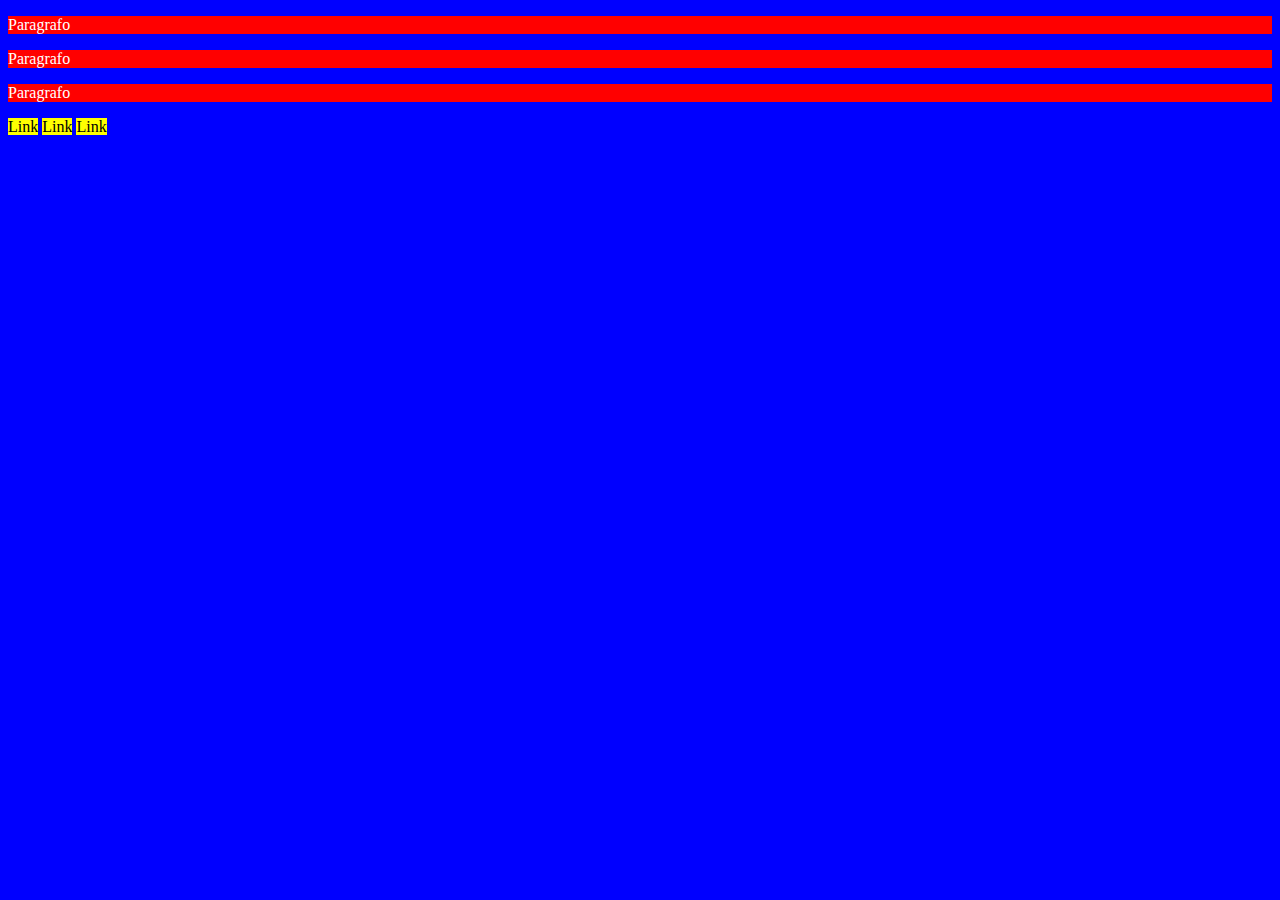
<file: 28092023/index2.html>
<!DOCTYPE html>
<html lang="en">
<head>
    <meta charset="UTF-8">
    <meta name="viewport" content="width=device-width, initial-scale=1.0">
    <title>Document</title>
    <!--Ligação para o ficheiro CSS-->
    <link rel="stylesheet" href="geral.css">
</head>
<body>
    
    <!--Block Elements-->
    <p>Paragrafo</p>
    <p>Paragrafo</p>
    <p>Paragrafo</p>

    <!--Inline Elements-->
    <a>Link</a>
    <a>Link</a>
    <a>Link</a>

</body>
</html>
</file>
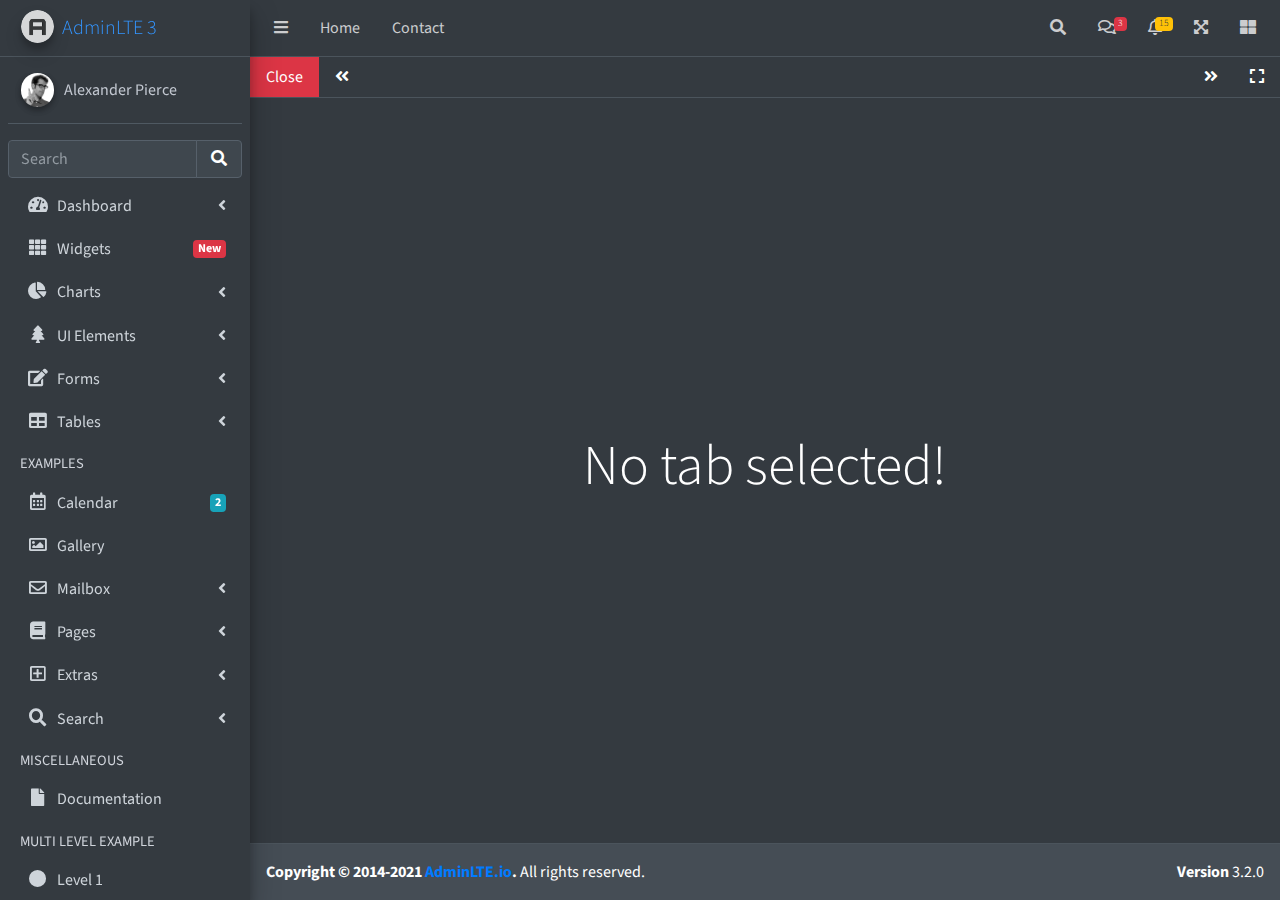
<file: AdminLTE-3.2.0/AdminLTE-3.2.0/iframe-dark.html>
<!DOCTYPE html>
<html lang="en">
<head>
  <meta charset="utf-8">
  <meta name="viewport" content="width=device-width, initial-scale=1">
  <title>AdminLTE 3 | Tabbed IFrames</title>

  <!-- Google Font: Source Sans Pro -->
  <link rel="stylesheet" href="https://fonts.googleapis.com/css?family=Source+Sans+Pro:300,400,400i,700&display=fallback">
  <!-- Font Awesome -->
  <link rel="stylesheet" href="plugins/fontawesome-free/css/all.min.css">
  <!-- Theme style -->
  <link rel="stylesheet" href="dist/css/adminlte.min.css">
  <!-- overlayScrollbars -->
  <link rel="stylesheet" href="plugins/overlayScrollbars/css/OverlayScrollbars.min.css">
</head>
<body class="hold-transition sidebar-mini layout-fixed dark-mode" data-panel-auto-height-mode="height">
<div class="wrapper">

  <!-- Navbar -->
  <nav class="main-header navbar navbar-expand navbar-dark">
    <!-- Left navbar links -->
    <ul class="navbar-nav">
      <li class="nav-item">
        <a class="nav-link" data-widget="pushmenu" href="#" role="button"><i class="fas fa-bars"></i></a>
      </li>
      <li class="nav-item d-none d-sm-inline-block">
        <a href="index3.html" class="nav-link">Home</a>
      </li>
      <li class="nav-item d-none d-sm-inline-block">
        <a href="#" class="nav-link">Contact</a>
      </li>
    </ul>

    <!-- Right navbar links -->
    <ul class="navbar-nav ml-auto">
      <!-- Navbar Search -->
      <li class="nav-item">
        <a class="nav-link" data-widget="navbar-search" href="#" role="button">
          <i class="fas fa-search"></i>
        </a>
        <div class="navbar-search-block">
          <form class="form-inline">
            <div class="input-group input-group-sm">
              <input class="form-control form-control-navbar" type="search" placeholder="Search" aria-label="Search">
              <div class="input-group-append">
                <button class="btn btn-navbar" type="submit">
                  <i class="fas fa-search"></i>
                </button>
                <button class="btn btn-navbar" type="button" data-widget="navbar-search">
                  <i class="fas fa-times"></i>
                </button>
              </div>
            </div>
          </form>
        </div>
      </li>

      <!-- Messages Dropdown Menu -->
      <li class="nav-item dropdown">
        <a class="nav-link" data-toggle="dropdown" href="#">
          <i class="far fa-comments"></i>
          <span class="badge badge-danger navbar-badge">3</span>
        </a>
        <div class="dropdown-menu dropdown-menu-lg dropdown-menu-right">
          <a href="#" class="dropdown-item">
            <!-- Message Start -->
            <div class="media">
              <img src="dist/img/user1-128x128.jpg" alt="User Avatar" class="img-size-50 mr-3 img-circle">
              <div class="media-body">
                <h3 class="dropdown-item-title">
                  Brad Diesel
                  <span class="float-right text-sm text-danger"><i class="fas fa-star"></i></span>
                </h3>
                <p class="text-sm">Call me whenever you can...</p>
                <p class="text-sm text-muted"><i class="far fa-clock mr-1"></i> 4 Hours Ago</p>
              </div>
            </div>
            <!-- Message End -->
          </a>
          <div class="dropdown-divider"></div>
          <a href="#" class="dropdown-item">
            <!-- Message Start -->
            <div class="media">
              <img src="dist/img/user8-128x128.jpg" alt="User Avatar" class="img-size-50 img-circle mr-3">
              <div class="media-body">
                <h3 class="dropdown-item-title">
                  John Pierce
                  <span class="float-right text-sm text-muted"><i class="fas fa-star"></i></span>
                </h3>
                <p class="text-sm">I got your message bro</p>
                <p class="text-sm text-muted"><i class="far fa-clock mr-1"></i> 4 Hours Ago</p>
              </div>
            </div>
            <!-- Message End -->
          </a>
          <div class="dropdown-divider"></div>
          <a href="#" class="dropdown-item">
            <!-- Message Start -->
            <div class="media">
              <img src="dist/img/user3-128x128.jpg" alt="User Avatar" class="img-size-50 img-circle mr-3">
              <div class="media-body">
                <h3 class="dropdown-item-title">
                  Nora Silvester
                  <span class="float-right text-sm text-warning"><i class="fas fa-star"></i></span>
                </h3>
                <p class="text-sm">The subject goes here</p>
                <p class="text-sm text-muted"><i class="far fa-clock mr-1"></i> 4 Hours Ago</p>
              </div>
            </div>
            <!-- Message End -->
          </a>
          <div class="dropdown-divider"></div>
          <a href="#" class="dropdown-item dropdown-footer">See All Messages</a>
        </div>
      </li>
      <!-- Notifications Dropdown Menu -->
      <li class="nav-item dropdown">
        <a class="nav-link" data-toggle="dropdown" href="#">
          <i class="far fa-bell"></i>
          <span class="badge badge-warning navbar-badge">15</span>
        </a>
        <div class="dropdown-menu dropdown-menu-lg dropdown-menu-right">
          <span class="dropdown-item dropdown-header">15 Notifications</span>
          <div class="dropdown-divider"></div>
          <a href="#" class="dropdown-item">
            <i class="fas fa-envelope mr-2"></i> 4 new messages
            <span class="float-right text-muted text-sm">3 mins</span>
          </a>
          <div class="dropdown-divider"></div>
          <a href="#" class="dropdown-item">
            <i class="fas fa-users mr-2"></i> 8 friend requests
            <span class="float-right text-muted text-sm">12 hours</span>
          </a>
          <div class="dropdown-divider"></div>
          <a href="#" class="dropdown-item">
            <i class="fas fa-file mr-2"></i> 3 new reports
            <span class="float-right text-muted text-sm">2 days</span>
          </a>
          <div class="dropdown-divider"></div>
          <a href="#" class="dropdown-item dropdown-footer">See All Notifications</a>
        </div>
      </li>
      <li class="nav-item">
        <a class="nav-link" data-widget="fullscreen" href="#" role="button">
          <i class="fas fa-expand-arrows-alt"></i>
        </a>
      </li>
      <li class="nav-item">
        <a class="nav-link" data-widget="control-sidebar" data-slide="true" href="#" role="button">
          <i class="fas fa-th-large"></i>
        </a>
      </li>
    </ul>
  </nav>
  <!-- /.navbar -->

  <!-- Main Sidebar Container -->
  <aside class="main-sidebar sidebar-dark-primary elevation-4">
    <!-- Brand Logo -->
    <a href="index3.html" class="brand-link">
      <img src="dist/img/AdminLTELogo.png" alt="AdminLTE Logo" class="brand-image img-circle elevation-3" style="opacity: .8">
      <span class="brand-text font-weight-light">AdminLTE 3</span>
    </a>

    <!-- Sidebar -->
    <div class="sidebar">
      <!-- Sidebar user panel (optional) -->
      <div class="user-panel mt-3 pb-3 mb-3 d-flex">
        <div class="image">
          <img src="dist/img/user2-160x160.jpg" class="img-circle elevation-2" alt="User Image">
        </div>
        <div class="info">
          <a href="#" class="d-block">Alexander Pierce</a>
        </div>
      </div>

      <!-- SidebarSearch Form -->
      <div class="form-inline">
        <div class="input-group" data-widget="sidebar-search">
          <input class="form-control form-control-sidebar" type="search" placeholder="Search" aria-label="Search">
          <div class="input-group-append">
            <button class="btn btn-sidebar">
              <i class="fas fa-search fa-fw"></i>
            </button>
          </div>
        </div>
      </div>

      <!-- Sidebar Menu -->
      <nav class="mt-2">
        <ul class="nav nav-pills nav-sidebar flex-column" data-widget="treeview" role="menu" data-accordion="false">
          <!-- Add icons to the links using the .nav-icon class
               with font-awesome or any other icon font library -->
          <li class="nav-item">
            <a href="#" class="nav-link">
              <i class="nav-icon fas fa-tachometer-alt"></i>
              <p>
                Dashboard
                <i class="right fas fa-angle-left"></i>
              </p>
            </a>
            <ul class="nav nav-treeview">
              <li class="nav-item">
                <a href="./index.html" class="nav-link">
                  <i class="far fa-circle nav-icon"></i>
                  <p>Dashboard v1</p>
                </a>
              </li>
              <li class="nav-item">
                <a href="./index2.html" class="nav-link">
                  <i class="far fa-circle nav-icon"></i>
                  <p>Dashboard v2</p>
                </a>
              </li>
              <li class="nav-item">
                <a href="./index3.html" class="nav-link">
                  <i class="far fa-circle nav-icon"></i>
                  <p>Dashboard v3</p>
                </a>
              </li>
            </ul>
          </li>
          <li class="nav-item">
            <a href="pages/widgets.html" class="nav-link">
              <i class="nav-icon fas fa-th"></i>
              <p>
                Widgets
                <span class="right badge badge-danger">New</span>
              </p>
            </a>
          </li>
          <li class="nav-item">
            <a href="#" class="nav-link">
              <i class="nav-icon fas fa-chart-pie"></i>
              <p>
                Charts
                <i class="right fas fa-angle-left"></i>
              </p>
            </a>
            <ul class="nav nav-treeview">
              <li class="nav-item">
                <a href="pages/charts/chartjs.html" class="nav-link">
                  <i class="far fa-circle nav-icon"></i>
                  <p>ChartJS</p>
                </a>
              </li>
              <li class="nav-item">
                <a href="pages/charts/flot.html" class="nav-link">
                  <i class="far fa-circle nav-icon"></i>
                  <p>Flot</p>
                </a>
              </li>
              <li class="nav-item">
                <a href="pages/charts/inline.html" class="nav-link">
                  <i class="far fa-circle nav-icon"></i>
                  <p>Inline</p>
                </a>
              </li>
            </ul>
          </li>
          <li class="nav-item">
            <a href="#" class="nav-link">
              <i class="nav-icon fas fa-tree"></i>
              <p>
                UI Elements
                <i class="fas fa-angle-left right"></i>
              </p>
            </a>
            <ul class="nav nav-treeview">
              <li class="nav-item">
                <a href="pages/UI/general.html" class="nav-link">
                  <i class="far fa-circle nav-icon"></i>
                  <p>General</p>
                </a>
              </li>
              <li class="nav-item">
                <a href="pages/UI/icons.html" class="nav-link">
                  <i class="far fa-circle nav-icon"></i>
                  <p>Icons</p>
                </a>
              </li>
              <li class="nav-item">
                <a href="pages/UI/buttons.html" class="nav-link">
                  <i class="far fa-circle nav-icon"></i>
                  <p>Buttons</p>
                </a>
              </li>
              <li class="nav-item">
                <a href="pages/UI/sliders.html" class="nav-link">
                  <i class="far fa-circle nav-icon"></i>
                  <p>Sliders</p>
                </a>
              </li>
              <li class="nav-item">
                <a href="pages/UI/modals.html" class="nav-link">
                  <i class="far fa-circle nav-icon"></i>
                  <p>Modals & Alerts</p>
                </a>
              </li>
              <li class="nav-item">
                <a href="pages/UI/navbar.html" class="nav-link">
                  <i class="far fa-circle nav-icon"></i>
                  <p>Navbar & Tabs</p>
                </a>
              </li>
              <li class="nav-item">
                <a href="pages/UI/timeline.html" class="nav-link">
                  <i class="far fa-circle nav-icon"></i>
                  <p>Timeline</p>
                </a>
              </li>
              <li class="nav-item">
                <a href="pages/UI/ribbons.html" class="nav-link">
                  <i class="far fa-circle nav-icon"></i>
                  <p>Ribbons</p>
                </a>
              </li>
            </ul>
          </li>
          <li class="nav-item">
            <a href="#" class="nav-link">
              <i class="nav-icon fas fa-edit"></i>
              <p>
                Forms
                <i class="fas fa-angle-left right"></i>
              </p>
            </a>
            <ul class="nav nav-treeview">
              <li class="nav-item">
                <a href="pages/forms/general.html" class="nav-link">
                  <i class="far fa-circle nav-icon"></i>
                  <p>General Elements</p>
                </a>
              </li>
              <li class="nav-item">
                <a href="pages/forms/advanced.html" class="nav-link">
                  <i class="far fa-circle nav-icon"></i>
                  <p>Advanced Elements</p>
                </a>
              </li>
              <li class="nav-item">
                <a href="pages/forms/editors.html" class="nav-link">
                  <i class="far fa-circle nav-icon"></i>
                  <p>Editors</p>
                </a>
              </li>
              <li class="nav-item">
                <a href="pages/forms/validation.html" class="nav-link">
                  <i class="far fa-circle nav-icon"></i>
                  <p>Validation</p>
                </a>
              </li>
            </ul>
          </li>
          <li class="nav-item">
            <a href="#" class="nav-link">
              <i class="nav-icon fas fa-table"></i>
              <p>
                Tables
                <i class="fas fa-angle-left right"></i>
              </p>
            </a>
            <ul class="nav nav-treeview">
              <li class="nav-item">
                <a href="pages/tables/simple.html" class="nav-link">
                  <i class="far fa-circle nav-icon"></i>
                  <p>Simple Tables</p>
                </a>
              </li>
              <li class="nav-item">
                <a href="pages/tables/data.html" class="nav-link">
                  <i class="far fa-circle nav-icon"></i>
                  <p>DataTables</p>
                </a>
              </li>
              <li class="nav-item">
                <a href="pages/tables/jsgrid.html" class="nav-link">
                  <i class="far fa-circle nav-icon"></i>
                  <p>jsGrid</p>
                </a>
              </li>
            </ul>
          </li>
          <li class="nav-header">EXAMPLES</li>
          <li class="nav-item">
            <a href="pages/calendar.html" class="nav-link">
              <i class="nav-icon far fa-calendar-alt"></i>
              <p>
                Calendar
                <span class="badge badge-info right">2</span>
              </p>
            </a>
          </li>
          <li class="nav-item">
            <a href="pages/gallery.html" class="nav-link">
              <i class="nav-icon far fa-image"></i>
              <p>
                Gallery
              </p>
            </a>
          </li>
          <li class="nav-item">
            <a href="#" class="nav-link">
              <i class="nav-icon far fa-envelope"></i>
              <p>
                Mailbox
                <i class="fas fa-angle-left right"></i>
              </p>
            </a>
            <ul class="nav nav-treeview">
              <li class="nav-item">
                <a href="pages/mailbox/mailbox.html" class="nav-link">
                  <i class="far fa-circle nav-icon"></i>
                  <p>Inbox</p>
                </a>
              </li>
              <li class="nav-item">
                <a href="pages/mailbox/compose.html" class="nav-link">
                  <i class="far fa-circle nav-icon"></i>
                  <p>Compose</p>
                </a>
              </li>
              <li class="nav-item">
                <a href="pages/mailbox/read-mail.html" class="nav-link">
                  <i class="far fa-circle nav-icon"></i>
                  <p>Read</p>
                </a>
              </li>
            </ul>
          </li>
          <li class="nav-item">
            <a href="#" class="nav-link">
              <i class="nav-icon fas fa-book"></i>
              <p>
                Pages
                <i class="fas fa-angle-left right"></i>
              </p>
            </a>
            <ul class="nav nav-treeview">
              <li class="nav-item">
                <a href="pages/examples/invoice.html" class="nav-link">
                  <i class="far fa-circle nav-icon"></i>
                  <p>Invoice</p>
                </a>
              </li>
              <li class="nav-item">
                <a href="pages/examples/profile.html" class="nav-link">
                  <i class="far fa-circle nav-icon"></i>
                  <p>Profile</p>
                </a>
              </li>
              <li class="nav-item">
                <a href="pages/examples/e-commerce.html" class="nav-link">
                  <i class="far fa-circle nav-icon"></i>
                  <p>E-commerce</p>
                </a>
              </li>
              <li class="nav-item">
                <a href="pages/examples/projects.html" class="nav-link">
                  <i class="far fa-circle nav-icon"></i>
                  <p>Projects</p>
                </a>
              </li>
              <li class="nav-item">
                <a href="pages/examples/project-add.html" class="nav-link">
                  <i class="far fa-circle nav-icon"></i>
                  <p>Project Add</p>
                </a>
              </li>
              <li class="nav-item">
                <a href="pages/examples/project-edit.html" class="nav-link">
                  <i class="far fa-circle nav-icon"></i>
                  <p>Project Edit</p>
                </a>
              </li>
              <li class="nav-item">
                <a href="pages/examples/project-detail.html" class="nav-link">
                  <i class="far fa-circle nav-icon"></i>
                  <p>Project Detail</p>
                </a>
              </li>
              <li class="nav-item">
                <a href="pages/examples/contacts.html" class="nav-link">
                  <i class="far fa-circle nav-icon"></i>
                  <p>Contacts</p>
                </a>
              </li>
              <li class="nav-item">
                <a href="pages/examples/faq.html" class="nav-link">
                  <i class="far fa-circle nav-icon"></i>
                  <p>FAQ</p>
                </a>
              </li>
              <li class="nav-item">
                <a href="pages/examples/contact-us.html" class="nav-link">
                  <i class="far fa-circle nav-icon"></i>
                  <p>Contact us</p>
                </a>
              </li>
            </ul>
          </li>
          <li class="nav-item">
            <a href="#" class="nav-link">
              <i class="nav-icon far fa-plus-square"></i>
              <p>
                Extras
                <i class="fas fa-angle-left right"></i>
              </p>
            </a>
            <ul class="nav nav-treeview">
              <li class="nav-item">
                <a href="#" class="nav-link">
                  <i class="far fa-circle nav-icon"></i>
                  <p>
                    Login & Register v1
                    <i class="fas fa-angle-left right"></i>
                  </p>
                </a>
                <ul class="nav nav-treeview">
                  <li class="nav-item">
                    <a href="pages/examples/login.html" class="nav-link">
                      <i class="far fa-circle nav-icon"></i>
                      <p>Login v1</p>
                    </a>
                  </li>
                  <li class="nav-item">
                    <a href="pages/examples/register.html" class="nav-link">
                      <i class="far fa-circle nav-icon"></i>
                      <p>Register v1</p>
                    </a>
                  </li>
                  <li class="nav-item">
                    <a href="pages/examples/forgot-password.html" class="nav-link">
                      <i class="far fa-circle nav-icon"></i>
                      <p>Forgot Password v1</p>
                    </a>
                  </li>
                  <li class="nav-item">
                    <a href="pages/examples/recover-password.html" class="nav-link">
                      <i class="far fa-circle nav-icon"></i>
                      <p>Recover Password v1</p>
                    </a>
                  </li>
                </ul>
              </li>
              <li class="nav-item">
                <a href="#" class="nav-link">
                  <i class="far fa-circle nav-icon"></i>
                  <p>
                    Login & Register v2
                    <i class="fas fa-angle-left right"></i>
                  </p>
                </a>
                <ul class="nav nav-treeview">
                  <li class="nav-item">
                    <a href="pages/examples/login-v2.html" class="nav-link">
                      <i class="far fa-circle nav-icon"></i>
                      <p>Login v2</p>
                    </a>
                  </li>
                  <li class="nav-item">
                    <a href="pages/examples/register-v2.html" class="nav-link">
                      <i class="far fa-circle nav-icon"></i>
                      <p>Register v2</p>
                    </a>
                  </li>
                  <li class="nav-item">
                    <a href="pages/examples/forgot-password-v2.html" class="nav-link">
                      <i class="far fa-circle nav-icon"></i>
                      <p>Forgot Password v2</p>
                    </a>
                  </li>
                  <li class="nav-item">
                    <a href="pages/examples/recover-password-v2.html" class="nav-link">
                      <i class="far fa-circle nav-icon"></i>
                      <p>Recover Password v2</p>
                    </a>
                  </li>
                </ul>
              </li>
              <li class="nav-item">
                <a href="pages/examples/lockscreen.html" class="nav-link">
                  <i class="far fa-circle nav-icon"></i>
                  <p>Lockscreen</p>
                </a>
              </li>
              <li class="nav-item">
                <a href="pages/examples/legacy-user-menu.html" class="nav-link">
                  <i class="far fa-circle nav-icon"></i>
                  <p>Legacy User Menu</p>
                </a>
              </li>
              <li class="nav-item">
                <a href="pages/examples/language-menu.html" class="nav-link">
                  <i class="far fa-circle nav-icon"></i>
                  <p>Language Menu</p>
                </a>
              </li>
              <li class="nav-item">
                <a href="pages/examples/404.html" class="nav-link">
                  <i class="far fa-circle nav-icon"></i>
                  <p>Error 404</p>
                </a>
              </li>
              <li class="nav-item">
                <a href="pages/examples/500.html" class="nav-link">
                  <i class="far fa-circle nav-icon"></i>
                  <p>Error 500</p>
                </a>
              </li>
              <li class="nav-item">
                <a href="pages/examples/pace.html" class="nav-link">
                  <i class="far fa-circle nav-icon"></i>
                  <p>Pace</p>
                </a>
              </li>
              <li class="nav-item">
                <a href="pages/examples/blank.html" class="nav-link">
                  <i class="far fa-circle nav-icon"></i>
                  <p>Blank Page</p>
                </a>
              </li>
              <li class="nav-item">
                <a href="starter.html" class="nav-link">
                  <i class="far fa-circle nav-icon"></i>
                  <p>Starter Page</p>
                </a>
              </li>
            </ul>
          </li>
          <li class="nav-item">
            <a href="#" class="nav-link">
              <i class="nav-icon fas fa-search"></i>
              <p>
                Search
                <i class="fas fa-angle-left right"></i>
              </p>
            </a>
            <ul class="nav nav-treeview">
              <li class="nav-item">
                <a href="pages/search/simple.html" class="nav-link">
                  <i class="far fa-circle nav-icon"></i>
                  <p>Simple Search</p>
                </a>
              </li>
              <li class="nav-item">
                <a href="pages/search/enhanced.html" class="nav-link">
                  <i class="far fa-circle nav-icon"></i>
                  <p>Enhanced</p>
                </a>
              </li>
            </ul>
          </li>
          <li class="nav-header">MISCELLANEOUS</li>
          <li class="nav-item">
            <a href="https://adminlte.io/docs/3.1/" class="nav-link">
              <i class="nav-icon fas fa-file"></i>
              <p>Documentation</p>
            </a>
          </li>
          <li class="nav-header">MULTI LEVEL EXAMPLE</li>
          <li class="nav-item">
            <a href="#" class="nav-link">
              <i class="fas fa-circle nav-icon"></i>
              <p>Level 1</p>
            </a>
          </li>
          <li class="nav-item">
            <a href="#" class="nav-link">
              <i class="nav-icon fas fa-circle"></i>
              <p>
                Level 1
                <i class="right fas fa-angle-left"></i>
              </p>
            </a>
            <ul class="nav nav-treeview">
              <li class="nav-item">
                <a href="#" class="nav-link">
                  <i class="far fa-circle nav-icon"></i>
                  <p>Level 2</p>
                </a>
              </li>
              <li class="nav-item">
                <a href="#" class="nav-link">
                  <i class="far fa-circle nav-icon"></i>
                  <p>
                    Level 2
                    <i class="right fas fa-angle-left"></i>
                  </p>
                </a>
                <ul class="nav nav-treeview">
                  <li class="nav-item">
                    <a href="#" class="nav-link">
                      <i class="far fa-dot-circle nav-icon"></i>
                      <p>Level 3</p>
                    </a>
                  </li>
                  <li class="nav-item">
                    <a href="#" class="nav-link">
                      <i class="far fa-dot-circle nav-icon"></i>
                      <p>Level 3</p>
                    </a>
                  </li>
                  <li class="nav-item">
                    <a href="#" class="nav-link">
                      <i class="far fa-dot-circle nav-icon"></i>
                      <p>Level 3</p>
                    </a>
                  </li>
                </ul>
              </li>
              <li class="nav-item">
                <a href="#" class="nav-link">
                  <i class="far fa-circle nav-icon"></i>
                  <p>Level 2</p>
                </a>
              </li>
            </ul>
          </li>
          <li class="nav-item">
            <a href="#" class="nav-link">
              <i class="fas fa-circle nav-icon"></i>
              <p>Level 1</p>
            </a>
          </li>
          <li class="nav-header">LABELS</li>
          <li class="nav-item">
            <a href="#" class="nav-link">
              <i class="nav-icon far fa-circle text-danger"></i>
              <p class="text">Important</p>
            </a>
          </li>
          <li class="nav-item">
            <a href="#" class="nav-link">
              <i class="nav-icon far fa-circle text-warning"></i>
              <p>Warning</p>
            </a>
          </li>
          <li class="nav-item">
            <a href="#" class="nav-link">
              <i class="nav-icon far fa-circle text-info"></i>
              <p>Informational</p>
            </a>
          </li>
        </ul>
      </nav>
      <!-- /.sidebar-menu -->
    </div>
    <!-- /.sidebar -->
  </aside>

  <!-- Content Wrapper. Contains page content -->
  <div class="content-wrapper iframe-mode bg-dark" data-widget="iframe" data-auto-dark-mode="true" data-loading-screen="750">
    <div class="nav navbar navbar-expand-lg navbar-dark border-bottom border-dark p-0">
      <a class="nav-link bg-danger" href="#" data-widget="iframe-close">Close</a>
      <a class="nav-link bg-dark" href="#" data-widget="iframe-scrollleft"><i class="fas fa-angle-double-left"></i></a>
      <ul class="navbar-nav" role="tablist">
      </ul>
      <a class="nav-link bg-dark" href="#" data-widget="iframe-scrollright"><i class="fas fa-angle-double-right"></i></a>
      <a class="nav-link bg-dark" href="#" data-widget="iframe-fullscreen"><i class="fas fa-expand"></i></a>
    </div>
    <div class="tab-content">
      <div class="tab-empty">
        <h2 class="display-4">No tab selected!</h2>
      </div>
      <div class="tab-loading">
        <div>
          <h2 class="display-4">Tab is loading <i class="fa fa-sync fa-spin"></i></h2>
        </div>
      </div>
    </div>
  </div>
    <!-- /.content-wrapper -->
  <footer class="main-footer dark-mode">
    <strong>Copyright &copy; 2014-2021 <a href="https://adminlte.io">AdminLTE.io</a>.</strong>
    All rights reserved.
    <div class="float-right d-none d-sm-inline-block">
      <b>Version</b> 3.2.0
    </div>
  </footer>

  <!-- Control Sidebar -->
  <aside class="control-sidebar control-sidebar-dark">
    <!-- Control sidebar content goes here -->
  </aside>
  <!-- /.control-sidebar -->
</div>
<!-- ./wrapper -->

<!-- jQuery -->
<script src="plugins/jquery/jquery.min.js"></script>
<!-- jQuery UI 1.11.4 -->
<script src="plugins/jquery-ui/jquery-ui.min.js"></script>
<!-- Resolve conflict in jQuery UI tooltip with Bootstrap tooltip -->
<script>
  $.widget.bridge('uibutton', $.ui.button)
</script>
<!-- Bootstrap 4 -->
<script src="plugins/bootstrap/js/bootstrap.bundle.min.js"></script>
<!-- overlayScrollbars -->
<script src="plugins/overlayScrollbars/js/jquery.overlayScrollbars.min.js"></script>
<!-- AdminLTE App -->
<script src="dist/js/adminlte.js"></script>
<!-- AdminLTE for demo purposes -->
<script src="dist/js/demo.js"></script>
</body>
</html>
</file>
<file: 04102023/geral.css>
h1{
    color: blue;
}

/* Selector utilizando ID */
#tituloVermelho{
    color: red;
}

.conteudoDiferente{ 
    font-family: 'Trebuchet MS', 'Lucida Sans Unicode', 'Lucida Grande', 'Lucida Sans', Arial, sans-serif;
    color:#666666;
}

#noticia3{
    text-transform: uppercase;
}

#zona3 #noticia3{
    color: blueviolet;
}

.corVerde, #noticia3{
    color: green;
}

#zona1 .sublinhado{
    text-decoration: underline;
}
</file>
<file: 11102023/style.css>
html, body{
    height: 100%;
    margin: 0;
    border: 0;
}

#cabecalho{    
    background-color: black;
    display: inline-block;
    width: 100%;
    text-align: center;
    color: white;
    height: 20%;
}

#esquerda, #centro, #direita, #rodape1, #rodape2{
    display: inline-block;
    text-align: center;
    height: 100%;
}

#esquerda{
    width: 25%;
    background-color: aqua;
}

#centro{
    width: 50%;
    background-color: gray;
}

#direita{
    width: 25%;
    background-color: blueviolet;
}

#rodape1, #rodape2{
    width: 50%;
}

#rodape1{
    background-color: aquamarine;
}

#rodape2{
    background-color: greenyellow;
}

#rodape{
    width: 100%;
    height: 25%;
}

#conteudo{
    width: 100%;
    height: 55%;
}
</file>
<file: 12102023/style.css>
body, html{
    margin: 0;
    padding: 0;
    font-family: Verdana, Geneva, Tahoma, sans-serif;
}

#cabecalho{
    display: inline-block;
    width: 100%;
    height: 250px;
    background-color: #333333;
    text-align: center;
}

#esquerda{
    float: left;
    height: 200px;
    width:  20%;
    background-color: coral;
}

#centro{
    float: left;
    height: 100px;
    width: 60%;
    background-color: darkcyan;
}

#direita{
    float: left;
    width: 20%;
    height: 200px;
    background-color: darkolivegreen;
}

#rodapeEsquerda{
    width: 50%;
    height: 100px;
    float: left;
    background-color: darkslateblue;
    clear: left;
}

#rodapeDireita{
    width: 50%;
    height: 100px;
    float: left;
    background-color: darkred;
}
</file>
<file: 1902023/style.css>
#container{
    width: 100%;
    display: grid;
    grid-template-columns: auto auto auto auto auto auto auto auto;
}

#item1{
    background-color: blue;
    height: 200px;
    grid-column-start: 1;
    grid-column-end: 3;
}

#item2{
    background-color: red;
    height: 200px;
    grid-column-start: 3;
    grid-column-end: 5;
}

#item3{
    background-color: green;
    height: 200px;
    grid-column-start: 5;
    grid-column-end: 7;
}

#item4{
    background-color: yellow;
    height: 200px;
    grid-column-start: 7;
    grid-column-end: 9;
}
</file>
<file: 26102023/geral.css>
body, html{
    margin: 0;
    padding: 0;
    font-family: 'Segoe UI', Tahoma, Geneva, Verdana, sans-serif;
}

#container{
    display: grid;
    grid-template-columns: 15% 18% 15% 18% 15% 19%;
}

#topBar{
    grid-column-start: 1;
    grid-column-end: 7;
    background-color: black;
    height: 50px;
}

#headerLogo{
    grid-column-start: 1;
    grid-column-end: 3;
}

#headerMenu{
    grid-column-start: 3;
    grid-column-end: 7;
    display: grid;
    align-items: center;
    justify-content: right;
}

#headerMenu ul{
    display: inline;
    padding-left: 0px;
}

#headerMenu ul li{
    list-style-type: none;
    display: inline;
    padding: 0px 20px 0px 0px;
}

#headerMenu ul li a{
    color: gray;
    text-decoration: none;
    text-transform: uppercase;
    font-size: 18px;
    font-weight: bold;
}

#headerMenu ul li a:hover{
    color: black;
}

#banner{
    grid-column-start: 1;
    grid-column-end: 7;
}

#banner img{
    width: 100%;
    display: block;
}

#sidebar{
    grid-column-start: 1;
    grid-column-end: 2;
}

#sidebar ul{
    padding: 0px;
    margin: 0px;    
}

#sidebar ul li{
    list-style-type: none;
    padding: 5px 10px;
    border-bottom: 1px solid #CCCCCC;
}

#sidebar ul li a{
    color: black;
    text-decoration: none;
}

#content{
    grid-column-start: 2;
    grid-column-end: 7;
    background-color: white;
    padding: 40px;
}

#content p img{
    width: 250px;
    float: left;
    margin-right: 15px;
}

.paddingFooter{
    padding: 0px 50px;
}

#footerLeft{
    grid-column-start: 1;
    grid-column-end: 3;
    background-color: black;
    color: white;
}

#footerLeft a{
    color: white;
}

#footerCenter{
    grid-column-start: 3;
    grid-column-end: 5;
    background-color: black;
    color: white;
}

#footerRight{
    grid-column-start: 5;
    grid-column-end: 7;
    background-color: black;
    color: white;
}
</file>
<file: Boostrap_Grid/geral.css>
#principal{
    background-color: brown;
}

#zona1{
    background-color: blue;
}

#zona2{
    background-color: green;
}

#zona3{
    background-color: yellow;
}
</file>
<file: Bootstrap/geral.css>
.btn-cap{
    text-transform: uppercase;
}
</file>
<file: FrequenciaPW/geral.css>
body, html{
    border: 0;
    margin: 0;
    font-family:'Lucida Sans', 'Lucida Sans Regular', 'Lucida Grande', 'Lucida Sans Unicode', Geneva, Verdana, sans-serif
}

body{
    background-color: darkblue;
}

#container{
    width: 80%;
    margin-left: auto;
    margin-right: auto;
    display: grid;
    grid-template-columns: 16.66% 16.66% 16.66% 16.66% 16.66% 16.66%;
}

.fundoBranco{
    background-color: white;
}

.m-t-20{
    margin-top: 20px;
}

.m-l-20{
    margin-left: 20px;
}

.m-r-20{
    margin-right: 20px;
}

#menu{
    text-align: center;
    padding: 10px 0px;
}

#titulo h1{
    text-align: center;
    color: aliceblue;
}

#menu ul, #menu ul li{
    display: inline;
    list-style-type: none;
    padding: 0px 5px;
}

#titulo3 img{
    width: 80%;
}

.contentImg{
    width: 100%;
    text-align: center;
}

#titulo2 table{
    width: 100%;
}

.colUC{
    text-align: left;
}

.colNota{
    text-align: center;
}

#zonaVermelha{
    width: 100%;
    background-color: red;
}

#zonaVermelha a{
    color   : white;
}

a{
    text-decoration: none;
    color: brown;
}

#titulo5 h2{
    background-color:cyan;
    color: white;
}

h2{
    margin-top: 0px;
    margin-bottom: 0px;
    padding-top: 10px;
    padding-bottom: 10px;
}

.topBlue{
    border-top: 2px solid cyan;
}

/* PC */
@media screen and (min-width: 1201px) {

    #titulo{
        grid-column-start: 1;
        grid-column-end: 7;
    }
    
    #menu{
        grid-column-start: 1;
        grid-column-end: 7;
    }
    
    #esquerdaCentro{
        grid-column-start: 1;
        grid-column-end: 5;
        display: grid;
        grid-template-columns: 50% 50%;
    }

    #direita{
        grid-column-start: 5;
        grid-column-end: 7;
    }

    #esquerda{
        grid-column-start: 1;
        grid-column-end: 2;
    }
    
    #centro{
        grid-column-start: 2;
        grid-column-end: 3;
    }

}

/* TABLETS */
@media screen and (max-width: 1200px) {

    #titulo{
        grid-column-start: 1;
        grid-column-end: 7;
    }
    
    #menu{
        grid-column-start: 1;
        grid-column-end: 7;
    }

    #esquerdaCentro{
        grid-column-start: 1;
        grid-column-end: 4;
        display: grid;
        grid-template-columns: 50% 50%;
        margin-right: 10px;
    }

    #direita{
        grid-column-start: 4;
        grid-column-end: 7;
        margin-left: 10px;
    }

    #esquerda{
        grid-column-start: 1;
        grid-column-end: 3;
    }
    
    #centro{
        grid-column-start: 1;
        grid-column-end: 3;
        margin-left: 0px;
        margin-right: 0px;
    }

}

/* MOBILE */
@media screen and (max-width: 600px) {

    #titulo{
        grid-column-start: 1;
        grid-column-end: 7;
    }
    
    #menu{
        grid-column-start: 1;
        grid-column-end: 7;
    }

    #esquerdaCentro{
        grid-column-start: 1;
        grid-column-end: 7;
        display: grid;
        grid-template-columns: 50% 50%;
        margin-right: 0px;
    }

    #direita{
        grid-column-start: 1;
        grid-column-end: 7;
        margin-left: 0px;
    }

    #esquerda{
        grid-column-start: 1;
        grid-column-end: 3;
    }
    
    #centro{
        grid-column-start: 1;
        grid-column-end: 3;
    }

}
</file>
<file: MediaQueries/geral.css>
body, html{
    border: 0;
    margin: 0;
}

.container{
    width: 100%;
    height: 500px;
    display: grid;
    grid-template-columns: auto auto auto;
}

.zona1{
    background-color: red;
}

.zona2{
    background-color: orange;
}

.zona3{
    background-color: white;
}

.zona4{
    background-color: green;
}

.zona5{
    background-color: blue;
}


/* Estilos aplicados em resoluções menores ou iguais a 768px largura */
/* Telemóveis */
@media screen and (max-width: 768px){

    .zona1{
        grid-column-start: 1;
        grid-column-end: 4;
    }

    .zona2{
        grid-column-start: 1;
        grid-column-end: 4;
        background-color: white;
    }

    .zona3{
        grid-column-start: 1;
        grid-column-end: 4;
        background-color: orange;
    }

    .zona4{
        grid-column-start: 1;
        grid-column-end: 4;
    }

    .zona5{
        grid-column-start: 1;
        grid-column-end: 4;
    }

}


/* Estilos aplicados em resoluções maiores do que 769px */
/* Tablets */
@media screen and (min-width: 769px){

    .zona1{
        grid-column-start: 1;
        grid-column-end: 4;
    }

    .zona2{
        grid-column-start: 1;
        grid-column-end: 4;
        background-color: white;
    }

    .zona3{
        grid-column-start: 1;
        grid-column-end: 2;
        background-color: orange;
    }

    .zona4{
        grid-column-start: 2;
        grid-column-end: 4;
    }

    .zona5{
        grid-column-start: 1;
        grid-column-end: 4;
    }

}


/* Estilos aplicados em resoluções maiores do que 992px */
/* Computadores */
@media screen and (min-width: 992px){

    .zona1{
        grid-column-start: 1;
        grid-column-end: 4;
    }

    .zona2{
        grid-column-start: 1;
        grid-column-end: 2;
    }

    .zona3{
        grid-column-start: 2;
        grid-column-end: 3;
    }

    .zona4{
        grid-column-start: 3;
        grid-column-end: 4;
    }

    .zona5{
        grid-column-start: 1;
        grid-column-end: 4;
    }

}
</file>
<file: Tables/geral.css>
body, html{
    margin: 0;
    padding: 0;
    font-family: 'Segoe UI', Tahoma, Geneva, Verdana, sans-serif;
}

table, tr, td, th{
    border-collapse: collapse;
    border: 1px solid #CCCCCC;    
}

thead, tfoot{
    background-color: black;
    color: #CCCCCC;
    font-weight: bold;
}

td, th{
    padding: 5px;
}

/*Pares*/
tbody tr:nth-child(even){
    background-color: #EEEEEE;
}

/*Impares*/
tbody tr:nth-child(odd){
    background-color: #FFFFFF;
}
</file>
<file: AdminLTE-3.2.0/AdminLTE-3.2.0/plugins/daterangepicker/daterangepicker.css>
.daterangepicker {
  position: absolute;
  color: inherit;
  background-color: #fff;
  border-radius: 4px;
  border: 1px solid #ddd;
  width: 278px;
  max-width: none;
  padding: 0;
  margin-top: 7px;
  top: 100px;
  left: 20px;
  z-index: 3001;
  display: none;
  font-family: arial;
  font-size: 15px;
  line-height: 1em;
}

.daterangepicker:before, .daterangepicker:after {
  position: absolute;
  display: inline-block;
  border-bottom-color: rgba(0, 0, 0, 0.2);
  content: '';
}

.daterangepicker:before {
  top: -7px;
  border-right: 7px solid transparent;
  border-left: 7px solid transparent;
  border-bottom: 7px solid #ccc;
}

.daterangepicker:after {
  top: -6px;
  border-right: 6px solid transparent;
  border-bottom: 6px solid #fff;
  border-left: 6px solid transparent;
}

.daterangepicker.opensleft:before {
  right: 9px;
}

.daterangepicker.opensleft:after {
  right: 10px;
}

.daterangepicker.openscenter:before {
  left: 0;
  right: 0;
  width: 0;
  margin-left: auto;
  margin-right: auto;
}

.daterangepicker.openscenter:after {
  left: 0;
  right: 0;
  width: 0;
  margin-left: auto;
  margin-right: auto;
}

.daterangepicker.opensright:before {
  left: 9px;
}

.daterangepicker.opensright:after {
  left: 10px;
}

.daterangepicker.drop-up {
  margin-top: -7px;
}

.daterangepicker.drop-up:before {
  top: initial;
  bottom: -7px;
  border-bottom: initial;
  border-top: 7px solid #ccc;
}

.daterangepicker.drop-up:after {
  top: initial;
  bottom: -6px;
  border-bottom: initial;
  border-top: 6px solid #fff;
}

.daterangepicker.single .daterangepicker .ranges, .daterangepicker.single .drp-calendar {
  float: none;
}

.daterangepicker.single .drp-selected {
  display: none;
}

.daterangepicker.show-calendar .drp-calendar {
  display: block;
}

.daterangepicker.show-calendar .drp-buttons {
  display: block;
}

.daterangepicker.auto-apply .drp-buttons {
  display: none;
}

.daterangepicker .drp-calendar {
  display: none;
  max-width: 270px;
}

.daterangepicker .drp-calendar.left {
  padding: 8px 0 8px 8px;
}

.daterangepicker .drp-calendar.right {
  padding: 8px;
}

.daterangepicker .drp-calendar.single .calendar-table {
  border: none;
}

.daterangepicker .calendar-table .next span, .daterangepicker .calendar-table .prev span {
  color: #fff;
  border: solid black;
  border-width: 0 2px 2px 0;
  border-radius: 0;
  display: inline-block;
  padding: 3px;
}

.daterangepicker .calendar-table .next span {
  transform: rotate(-45deg);
  -webkit-transform: rotate(-45deg);
}

.daterangepicker .calendar-table .prev span {
  transform: rotate(135deg);
  -webkit-transform: rotate(135deg);
}

.daterangepicker .calendar-table th, .daterangepicker .calendar-table td {
  white-space: nowrap;
  text-align: center;
  vertical-align: middle;
  min-width: 32px;
  width: 32px;
  height: 24px;
  line-height: 24px;
  font-size: 12px;
  border-radius: 4px;
  border: 1px solid transparent;
  white-space: nowrap;
  cursor: pointer;
}

.daterangepicker .calendar-table {
  border: 1px solid #fff;
  border-radius: 4px;
  background-color: #fff;
}

.daterangepicker .calendar-table table {
  width: 100%;
  margin: 0;
  border-spacing: 0;
  border-collapse: collapse;
}

.daterangepicker td.available:hover, .daterangepicker th.available:hover {
  background-color: #eee;
  border-color: transparent;
  color: inherit;
}

.daterangepicker td.week, .daterangepicker th.week {
  font-size: 80%;
  color: #ccc;
}

.daterangepicker td.off, .daterangepicker td.off.in-range, .daterangepicker td.off.start-date, .daterangepicker td.off.end-date {
  background-color: #fff;
  border-color: transparent;
  color: #999;
}

.daterangepicker td.in-range {
  background-color: #ebf4f8;
  border-color: transparent;
  color: #000;
  border-radius: 0;
}

.daterangepicker td.start-date {
  border-radius: 4px 0 0 4px;
}

.daterangepicker td.end-date {
  border-radius: 0 4px 4px 0;
}

.daterangepicker td.start-date.end-date {
  border-radius: 4px;
}

.daterangepicker td.active, .daterangepicker td.active:hover {
  background-color: #357ebd;
  border-color: transparent;
  color: #fff;
}

.daterangepicker th.month {
  width: auto;
}

.daterangepicker td.disabled, .daterangepicker option.disabled {
  color: #999;
  cursor: not-allowed;
  text-decoration: line-through;
}

.daterangepicker select.monthselect, .daterangepicker select.yearselect {
  font-size: 12px;
  padding: 1px;
  height: auto;
  margin: 0;
  cursor: default;
}

.daterangepicker select.monthselect {
  margin-right: 2%;
  width: 56%;
}

.daterangepicker select.yearselect {
  width: 40%;
}

.daterangepicker select.hourselect, .daterangepicker select.minuteselect, .daterangepicker select.secondselect, .daterangepicker select.ampmselect {
  width: 50px;
  margin: 0 auto;
  background: #eee;
  border: 1px solid #eee;
  padding: 2px;
  outline: 0;
  font-size: 12px;
}

.daterangepicker .calendar-time {
  text-align: center;
  margin: 4px auto 0 auto;
  line-height: 30px;
  position: relative;
}

.daterangepicker .calendar-time select.disabled {
  color: #ccc;
  cursor: not-allowed;
}

.daterangepicker .drp-buttons {
  clear: both;
  text-align: right;
  padding: 8px;
  border-top: 1px solid #ddd;
  display: none;
  line-height: 12px;
  vertical-align: middle;
}

.daterangepicker .drp-selected {
  display: inline-block;
  font-size: 12px;
  padding-right: 8px;
}

.daterangepicker .drp-buttons .btn {
  margin-left: 8px;
  font-size: 12px;
  font-weight: bold;
  padding: 4px 8px;
}

.daterangepicker.show-ranges.single.rtl .drp-calendar.left {
  border-right: 1px solid #ddd;
}

.daterangepicker.show-ranges.single.ltr .drp-calendar.left {
  border-left: 1px solid #ddd;
}

.daterangepicker.show-ranges.rtl .drp-calendar.right {
  border-right: 1px solid #ddd;
}

.daterangepicker.show-ranges.ltr .drp-calendar.left {
  border-left: 1px solid #ddd;
}

.daterangepicker .ranges {
  float: none;
  text-align: left;
  margin: 0;
}

.daterangepicker.show-calendar .ranges {
  margin-top: 8px;
}

.daterangepicker .ranges ul {
  list-style: none;
  margin: 0 auto;
  padding: 0;
  width: 100%;
}

.daterangepicker .ranges li {
  font-size: 12px;
  padding: 8px 12px;
  cursor: pointer;
}

.daterangepicker .ranges li:hover {
  background-color: #eee;
}

.daterangepicker .ranges li.active {
  background-color: #08c;
  color: #fff;
}

/*  Larger Screen Styling */
@media (min-width: 564px) {
  .daterangepicker {
    width: auto;
  }

  .daterangepicker .ranges ul {
    width: 140px;
  }

  .daterangepicker.single .ranges ul {
    width: 100%;
  }

  .daterangepicker.single .drp-calendar.left {
    clear: none;
  }

  .daterangepicker.single .ranges, .daterangepicker.single .drp-calendar {
    float: left;
  }

  .daterangepicker {
    direction: ltr;
    text-align: left;
  }

  .daterangepicker .drp-calendar.left {
    clear: left;
    margin-right: 0;
  }

  .daterangepicker .drp-calendar.left .calendar-table {
    border-right: none;
    border-top-right-radius: 0;
    border-bottom-right-radius: 0;
  }

  .daterangepicker .drp-calendar.right {
    margin-left: 0;
  }

  .daterangepicker .drp-calendar.right .calendar-table {
    border-left: none;
    border-top-left-radius: 0;
    border-bottom-left-radius: 0;
  }

  .daterangepicker .drp-calendar.left .calendar-table {
    padding-right: 8px;
  }

  .daterangepicker .ranges, .daterangepicker .drp-calendar {
    float: left;
  }
}

@media (min-width: 730px) {
  .daterangepicker .ranges {
    width: auto;
  }

  .daterangepicker .ranges {
    float: left;
  }

  .daterangepicker.rtl .ranges {
    float: right;
  }

  .daterangepicker .drp-calendar.left {
    clear: none !important;
  }
}
</file>
<file: 28092023/geral.css>
body{
    background-color: blue;
}

p{
    background-color: red;
    color: white;
}

a{
    background-color: yellow;
}
</file>
<file: AdminLTE-3.2.0/AdminLTE-3.2.0/plugins/jqvmap/jqvmap.min.css>
.jqvmap-label,.jqvmap-pin{pointer-events:none}.jqvmap-label{position:absolute;display:none;-webkit-border-radius:3px;-moz-border-radius:3px;border-radius:3px;background:#292929;color:#fff;font-family:sans-serif,Verdana;font-size:smaller;padding:3px}.jqvmap-zoomin,.jqvmap-zoomout{position:absolute;left:10px;-webkit-border-radius:3px;-moz-border-radius:3px;border-radius:3px;background:#000;padding:3px;color:#fff;width:10px;height:10px;cursor:pointer;line-height:10px;text-align:center}.jqvmap-zoomin{top:10px}.jqvmap-zoomout{top:30px}.jqvmap-region{cursor:pointer}.jqvmap-ajax_response{width:100%;height:500px}
</file>
<file: AdminLTE-3.2.0/AdminLTE-3.2.0/plugins/overlayScrollbars/css/OverlayScrollbars.min.css>
/*!
 * OverlayScrollbars
 * https://github.com/KingSora/OverlayScrollbars
 *
 * Version: 1.13.0
 *
 * Copyright KingSora | Rene Haas.
 * https://github.com/KingSora
 *
 * Released under the MIT license.
 * Date: 02.08.2020
 */
html.os-html,html.os-html>.os-host{display:block;overflow:hidden;box-sizing:border-box;height:100%!important;width:100%!important;min-width:100%!important;min-height:100%!important;margin:0!important;position:absolute!important}html.os-html>.os-host>.os-padding{position:absolute}body.os-dragging,body.os-dragging *{cursor:default}.os-host,.os-host-textarea{position:relative;overflow:visible!important;-webkit-box-orient:vertical;-webkit-box-direction:normal;-ms-flex-direction:column;flex-direction:column;-ms-flex-wrap:nowrap;flex-wrap:nowrap;-webkit-box-pack:start;-ms-flex-pack:start;justify-content:flex-start;-ms-flex-line-pack:start;align-content:flex-start;-webkit-box-align:start;-ms-flex-align:start;-ms-grid-row-align:flex-start;align-items:flex-start}.os-host-flexbox{overflow:hidden!important;display:-webkit-box;display:-ms-flexbox;display:flex}.os-host-flexbox>.os-size-auto-observer{height:inherit!important}.os-host-flexbox>.os-content-glue{-webkit-box-flex:1;-ms-flex-positive:1;flex-grow:1;-ms-flex-negative:0;flex-shrink:0}.os-host-flexbox>.os-size-auto-observer,.os-host-flexbox>.os-content-glue{min-height:0;min-width:0;-webkit-box-flex:0;-ms-flex-positive:0;flex-grow:0;-ms-flex-negative:1;flex-shrink:1;-ms-flex-preferred-size:auto;flex-basis:auto}#os-dummy-scrollbar-size{position:fixed;opacity:0;-ms-filter:'progid:DXImageTransform.Microsoft.Alpha(Opacity=0)';visibility:hidden;overflow:scroll;height:500px;width:500px}#os-dummy-scrollbar-size>div{width:200%;height:200%;margin:10px 0}#os-dummy-scrollbar-size:before,#os-dummy-scrollbar-size:after,.os-content:before,.os-content:after{content:'';display:table;width:.01px;height:.01px;line-height:0;font-size:0;flex-grow:0;flex-shrink:0;visibility:hidden}#os-dummy-scrollbar-size,.os-viewport{-ms-overflow-style:scrollbar!important}.os-viewport-native-scrollbars-invisible#os-dummy-scrollbar-size,.os-viewport-native-scrollbars-invisible.os-viewport{scrollbar-width:none!important}.os-viewport-native-scrollbars-invisible#os-dummy-scrollbar-size::-webkit-scrollbar,.os-viewport-native-scrollbars-invisible.os-viewport::-webkit-scrollbar,.os-viewport-native-scrollbars-invisible#os-dummy-scrollbar-size::-webkit-scrollbar-corner,.os-viewport-native-scrollbars-invisible.os-viewport::-webkit-scrollbar-corner{display:none!important;width:0!important;height:0!important;visibility:hidden!important;background:0 0!important}.os-content-glue{box-sizing:inherit;max-height:100%;max-width:100%;width:100%;pointer-events:none}.os-padding{box-sizing:inherit;direction:inherit;position:absolute;overflow:visible;padding:0;margin:0;left:0;top:0;bottom:0;right:0;width:auto!important;height:auto!important;z-index:0}.os-host-overflow>.os-padding{overflow:hidden}.os-viewport{direction:inherit!important;box-sizing:inherit!important;resize:none!important;outline:0!important;position:absolute;overflow:hidden;top:0;left:0;bottom:0;right:0;padding:0;margin:0;-webkit-overflow-scrolling:touch}.os-content-arrange{position:absolute;z-index:-1;min-height:1px;min-width:1px;pointer-events:none}.os-content{direction:inherit;box-sizing:border-box!important;position:relative;display:block;height:100%;width:100%;height:100%;width:100%;visibility:visible}.os-content>.os-textarea{box-sizing:border-box!important;direction:inherit!important;background:0 0!important;outline:0 transparent!important;overflow:hidden!important;position:absolute!important;display:block!important;top:0!important;left:0!important;margin:0!important;border-radius:0!important;float:none!important;-webkit-filter:none!important;filter:none!important;border:0!important;resize:none!important;-webkit-transform:none!important;transform:none!important;max-width:none!important;max-height:none!important;box-shadow:none!important;-webkit-perspective:none!important;perspective:none!important;opacity:1!important;z-index:1!important;clip:auto!important;vertical-align:baseline!important;padding:0}.os-host-rtl>.os-padding>.os-viewport>.os-content>.os-textarea{right:0!important}.os-content>.os-textarea-cover{z-index:-1;pointer-events:none}.os-content>.os-textarea[wrap=off]{white-space:pre!important;margin:0!important}.os-text-inherit{font-family:inherit;font-size:inherit;font-weight:inherit;font-style:inherit;font-variant:inherit;text-transform:inherit;text-decoration:inherit;text-indent:inherit;text-align:inherit;text-shadow:inherit;text-overflow:inherit;letter-spacing:inherit;word-spacing:inherit;line-height:inherit;unicode-bidi:inherit;direction:inherit;color:inherit;cursor:text}.os-resize-observer,.os-resize-observer-host{box-sizing:inherit;display:block;visibility:hidden;position:absolute;top:0;left:0;height:100%;width:100%;overflow:hidden;pointer-events:none;z-index:-1}.os-resize-observer-host{padding:inherit;border:inherit;border-color:transparent;border-style:solid;box-sizing:border-box}.os-resize-observer-host.observed{display:flex;flex-direction:column;justify-content:flex-start;align-items:flex-start}.os-resize-observer-host>.os-resize-observer,.os-resize-observer-host.observed>.os-resize-observer{height:200%;width:200%;padding:inherit;border:inherit;margin:0;display:block;box-sizing:content-box}.os-resize-observer-host.observed>.os-resize-observer,.os-resize-observer-host.observed>.os-resize-observer:before{display:flex;position:relative;flex-grow:1;flex-shrink:0;flex-basis:auto;box-sizing:border-box}.os-resize-observer-host.observed>.os-resize-observer:before{content:'';box-sizing:content-box;padding:inherit;border:inherit;margin:0}.os-size-auto-observer{box-sizing:inherit!important;height:100%;width:inherit;max-width:1px;position:relative;float:left;max-height:1px;overflow:hidden;z-index:-1;padding:0;margin:0;pointer-events:none;-webkit-box-flex:inherit;-ms-flex-positive:inherit;flex-grow:inherit;-ms-flex-negative:0;flex-shrink:0;-ms-flex-preferred-size:0;flex-basis:0}.os-size-auto-observer>.os-resize-observer{width:1000%;height:1000%;min-height:1px;min-width:1px}.os-resize-observer-item{position:absolute;top:0;right:0;bottom:0;left:0;overflow:hidden;z-index:-1;opacity:0;direction:ltr!important;-webkit-box-flex:0!important;-ms-flex:none!important;flex:none!important}.os-resize-observer-item-final{position:absolute;left:0;top:0;-webkit-transition:none!important;transition:none!important;-webkit-box-flex:0!important;-ms-flex:none!important;flex:none!important}.os-resize-observer{-webkit-animation-duration:.001s;animation-duration:.001s;-webkit-animation-name:os-resize-observer-dummy-animation;animation-name:os-resize-observer-dummy-animation}object.os-resize-observer{box-sizing:border-box!important}@-webkit-keyframes os-resize-observer-dummy-animation{0%{z-index:0}to{z-index:-1}}@keyframes os-resize-observer-dummy-animation{0%{z-index:0}to{z-index:-1}}.os-host-transition>.os-scrollbar,.os-host-transition>.os-scrollbar-corner{-webkit-transition:opacity .3s,visibility .3s,top .3s,right .3s,bottom .3s,left .3s;transition:opacity .3s,visibility .3s,top .3s,right .3s,bottom .3s,left .3s}html.os-html>.os-host>.os-scrollbar{position:absolute;z-index:999999}.os-scrollbar,.os-scrollbar-corner{position:absolute;opacity:1;-ms-filter:'progid:DXImageTransform.Microsoft.Alpha(Opacity=100)';z-index:1}.os-scrollbar-corner{bottom:0;right:0}.os-scrollbar{pointer-events:none}.os-scrollbar-track{pointer-events:auto;position:relative;height:100%;width:100%;padding:0!important;border:0!important}.os-scrollbar-handle{pointer-events:auto;position:absolute;width:100%;height:100%}.os-scrollbar-handle-off,.os-scrollbar-track-off{pointer-events:none}.os-scrollbar.os-scrollbar-unusable,.os-scrollbar.os-scrollbar-unusable *{pointer-events:none!important}.os-scrollbar.os-scrollbar-unusable .os-scrollbar-handle{opacity:0!important}.os-scrollbar-horizontal{bottom:0;left:0}.os-scrollbar-vertical{top:0;right:0}.os-host-rtl>.os-scrollbar-horizontal{right:0}.os-host-rtl>.os-scrollbar-vertical{right:auto;left:0}.os-host-rtl>.os-scrollbar-corner{right:auto;left:0}.os-scrollbar-auto-hidden,.os-padding+.os-scrollbar-corner,.os-host-resize-disabled.os-host-scrollbar-horizontal-hidden>.os-scrollbar-corner,.os-host-scrollbar-horizontal-hidden>.os-scrollbar-horizontal,.os-host-resize-disabled.os-host-scrollbar-vertical-hidden>.os-scrollbar-corner,.os-host-scrollbar-vertical-hidden>.os-scrollbar-vertical,.os-scrollbar-horizontal.os-scrollbar-auto-hidden+.os-scrollbar-vertical+.os-scrollbar-corner,.os-scrollbar-horizontal+.os-scrollbar-vertical.os-scrollbar-auto-hidden+.os-scrollbar-corner,.os-scrollbar-horizontal.os-scrollbar-auto-hidden+.os-scrollbar-vertical.os-scrollbar-auto-hidden+.os-scrollbar-corner{opacity:0;visibility:hidden;pointer-events:none}.os-scrollbar-corner-resize-both{cursor:nwse-resize}.os-host-rtl>.os-scrollbar-corner-resize-both{cursor:nesw-resize}.os-scrollbar-corner-resize-horizontal{cursor:ew-resize}.os-scrollbar-corner-resize-vertical{cursor:ns-resize}.os-dragging .os-scrollbar-corner.os-scrollbar-corner-resize{cursor:default}.os-host-resize-disabled.os-host-scrollbar-horizontal-hidden>.os-scrollbar-vertical{top:0;bottom:0}.os-host-resize-disabled.os-host-scrollbar-vertical-hidden>.os-scrollbar-horizontal,.os-host-rtl.os-host-resize-disabled.os-host-scrollbar-vertical-hidden>.os-scrollbar-horizontal{right:0;left:0}.os-scrollbar:hover,.os-scrollbar-corner.os-scrollbar-corner-resize{opacity:1!important;visibility:visible!important}.os-scrollbar-corner.os-scrollbar-corner-resize{background-image:url([data-uri]);background-repeat:no-repeat;background-position:100% 100%;pointer-events:auto!important}.os-host-rtl>.os-scrollbar-corner.os-scrollbar-corner-resize{-webkit-transform:scale(-1,1);transform:scale(-1,1)}.os-host-overflow{overflow:hidden!important}.os-theme-none>.os-scrollbar-horizontal,.os-theme-none>.os-scrollbar-vertical,.os-theme-none>.os-scrollbar-corner{display:none!important}.os-theme-none>.os-scrollbar-corner-resize{display:block!important;min-width:10px;min-height:10px}.os-theme-dark>.os-scrollbar-horizontal,.os-theme-light>.os-scrollbar-horizontal{right:10px;height:10px}.os-theme-dark>.os-scrollbar-vertical,.os-theme-light>.os-scrollbar-vertical{bottom:10px;width:10px}.os-theme-dark.os-host-rtl>.os-scrollbar-horizontal,.os-theme-light.os-host-rtl>.os-scrollbar-horizontal{left:10px;right:0}.os-theme-dark>.os-scrollbar-corner,.os-theme-light>.os-scrollbar-corner{height:10px;width:10px}.os-theme-dark>.os-scrollbar-corner,.os-theme-light>.os-scrollbar-corner{background-color:transparent}.os-theme-dark>.os-scrollbar,.os-theme-light>.os-scrollbar{padding:2px;box-sizing:border-box;background:0 0}.os-theme-dark>.os-scrollbar.os-scrollbar-unusable,.os-theme-light>.os-scrollbar.os-scrollbar-unusable{background:0 0}.os-theme-dark>.os-scrollbar>.os-scrollbar-track,.os-theme-light>.os-scrollbar>.os-scrollbar-track{background:0 0}.os-theme-dark>.os-scrollbar-horizontal>.os-scrollbar-track>.os-scrollbar-handle,.os-theme-light>.os-scrollbar-horizontal>.os-scrollbar-track>.os-scrollbar-handle{min-width:30px}.os-theme-dark>.os-scrollbar-vertical>.os-scrollbar-track>.os-scrollbar-handle,.os-theme-light>.os-scrollbar-vertical>.os-scrollbar-track>.os-scrollbar-handle{min-height:30px}.os-theme-dark.os-host-transition>.os-scrollbar>.os-scrollbar-track>.os-scrollbar-handle,.os-theme-light.os-host-transition>.os-scrollbar>.os-scrollbar-track>.os-scrollbar-handle{-webkit-transition:background-color .3s;transition:background-color .3s}.os-theme-dark>.os-scrollbar>.os-scrollbar-track>.os-scrollbar-handle,.os-theme-light>.os-scrollbar>.os-scrollbar-track>.os-scrollbar-handle,.os-theme-dark>.os-scrollbar>.os-scrollbar-track,.os-theme-light>.os-scrollbar>.os-scrollbar-track{border-radius:10px}.os-theme-dark>.os-scrollbar>.os-scrollbar-track>.os-scrollbar-handle{background:rgba(0,0,0,.4)}.os-theme-light>.os-scrollbar>.os-scrollbar-track>.os-scrollbar-handle{background:rgba(255,255,255,.4)}.os-theme-dark>.os-scrollbar:hover>.os-scrollbar-track>.os-scrollbar-handle{background:rgba(0,0,0,.55)}.os-theme-light>.os-scrollbar:hover>.os-scrollbar-track>.os-scrollbar-handle{background:rgba(255,255,255,.55)}.os-theme-dark>.os-scrollbar>.os-scrollbar-track>.os-scrollbar-handle.active{background:rgba(0,0,0,.7)}.os-theme-light>.os-scrollbar>.os-scrollbar-track>.os-scrollbar-handle.active{background:rgba(255,255,255,.7)}.os-theme-dark>.os-scrollbar-horizontal .os-scrollbar-handle:before,.os-theme-dark>.os-scrollbar-vertical .os-scrollbar-handle:before,.os-theme-light>.os-scrollbar-horizontal .os-scrollbar-handle:before,.os-theme-light>.os-scrollbar-vertical .os-scrollbar-handle:before{content:'';position:absolute;left:0;right:0;top:0;bottom:0;display:block}.os-theme-dark.os-host-scrollbar-horizontal-hidden>.os-scrollbar-horizontal .os-scrollbar-handle:before,.os-theme-dark.os-host-scrollbar-vertical-hidden>.os-scrollbar-vertical .os-scrollbar-handle:before,.os-theme-light.os-host-scrollbar-horizontal-hidden>.os-scrollbar-horizontal .os-scrollbar-handle:before,.os-theme-light.os-host-scrollbar-vertical-hidden>.os-scrollbar-vertical .os-scrollbar-handle:before{display:none}.os-theme-dark>.os-scrollbar-horizontal .os-scrollbar-handle:before,.os-theme-light>.os-scrollbar-horizontal .os-scrollbar-handle:before{top:-6px;bottom:-2px}.os-theme-dark>.os-scrollbar-vertical .os-scrollbar-handle:before,.os-theme-light>.os-scrollbar-vertical .os-scrollbar-handle:before{left:-6px;right:-2px}.os-host-rtl.os-theme-dark>.os-scrollbar-vertical .os-scrollbar-handle:before,.os-host-rtl.os-theme-light>.os-scrollbar-vertical .os-scrollbar-handle:before{right:-6px;left:-2px}
</file>
<file: AdminLTE-3.2.0/AdminLTE-3.2.0/plugins/summernote/summernote-bs4.min.css>
@font-face{font-display:auto;font-family:summernote;font-style:normal;font-weight:400;src:url(font/summernote.eot?#iefix) format("embedded-opentype"),url(font/summernote.woff2) format("woff2"),url(font/summernote.woff) format("woff"),url(font/summernote.ttf) format("truetype")}[class*=" note-icon"]:before,[class^=note-icon]:before{text-rendering:auto;-moz-osx-font-smoothing:grayscale;-webkit-font-smoothing:antialiased;speak:none;display:inline-block;font-family:summernote;font-size:inherit;font-style:normal;text-decoration:inherit;text-transform:none;vertical-align:middle}.note-icon-fw{text-align:center;width:1.25em}.note-icon-border{border:.08em solid #eee;border-radius:.1em;padding:.2em .25em .15em}.note-icon-pull-left{float:left}.note-icon-pull-right{float:right}.note-icon.note-icon-pull-left{margin-right:.3em}.note-icon.note-icon-pull-right{margin-left:.3em}.note-icon-align:before{content:"\ea01"}.note-icon-align-center:before{content:"\ea02"}.note-icon-align-indent:before{content:"\ea03"}.note-icon-align-justify:before{content:"\ea04"}.note-icon-align-left:before{content:"\ea05"}.note-icon-align-outdent:before{content:"\ea06"}.note-icon-align-right:before{content:"\ea07"}.note-icon-arrow-circle-down:before{content:"\ea08"}.note-icon-arrow-circle-left:before{content:"\ea09"}.note-icon-arrow-circle-right:before{content:"\ea0a"}.note-icon-arrow-circle-up:before{content:"\ea0b"}.note-icon-arrows-alt:before{content:"\ea0c"}.note-icon-arrows-h:before{content:"\ea0d"}.note-icon-arrows-v:before{content:"\ea0e"}.note-icon-bold:before{content:"\ea0f"}.note-icon-caret:before{content:"\ea10"}.note-icon-chain-broken:before{content:"\ea11"}.note-icon-circle:before{content:"\ea12"}.note-icon-close:before{content:"\ea13"}.note-icon-code:before{content:"\ea14"}.note-icon-col-after:before{content:"\ea15"}.note-icon-col-before:before{content:"\ea16"}.note-icon-col-remove:before{content:"\ea17"}.note-icon-eraser:before{content:"\ea18"}.note-icon-float-left:before{content:"\ea19"}.note-icon-float-none:before{content:"\ea1a"}.note-icon-float-right:before{content:"\ea1b"}.note-icon-font:before{content:"\ea1c"}.note-icon-frame:before{content:"\ea1d"}.note-icon-italic:before{content:"\ea1e"}.note-icon-link:before{content:"\ea1f"}.note-icon-magic:before{content:"\ea20"}.note-icon-menu-check:before{content:"\ea21"}.note-icon-minus:before{content:"\ea22"}.note-icon-orderedlist:before{content:"\ea23"}.note-icon-pencil:before{content:"\ea24"}.note-icon-picture:before{content:"\ea25"}.note-icon-question:before{content:"\ea26"}.note-icon-redo:before{content:"\ea27"}.note-icon-rollback:before{content:"\ea28"}.note-icon-row-above:before{content:"\ea29"}.note-icon-row-below:before{content:"\ea2a"}.note-icon-row-remove:before{content:"\ea2b"}.note-icon-special-character:before{content:"\ea2c"}.note-icon-square:before{content:"\ea2d"}.note-icon-strikethrough:before{content:"\ea2e"}.note-icon-subscript:before{content:"\ea2f"}.note-icon-summernote:before{content:"\ea30"}.note-icon-superscript:before{content:"\ea31"}.note-icon-table:before{content:"\ea32"}.note-icon-text-height:before{content:"\ea33"}.note-icon-trash:before{content:"\ea34"}.note-icon-underline:before{content:"\ea35"}.note-icon-undo:before{content:"\ea36"}.note-icon-unorderedlist:before{content:"\ea37"}.note-icon-video:before{content:"\ea38"}.note-editor{position:relative}.note-editor .note-dropzone{background-color:#fff;color:#87cefa;display:none;opacity:.95;position:absolute;z-index:100}.note-editor .note-dropzone .note-dropzone-message{display:table-cell;font-size:28px;font-weight:700;text-align:center;vertical-align:middle}.note-editor .note-dropzone.hover{color:#098ddf}.note-editor.dragover .note-dropzone{display:table}.note-editor .note-editing-area{position:relative}.note-editor .note-editing-area .note-editable{outline:none}.note-editor .note-editing-area .note-editable sup{vertical-align:super}.note-editor .note-editing-area .note-editable sub{vertical-align:sub}.note-editor .note-editing-area .note-editable img.note-float-left{margin-right:10px}.note-editor .note-editing-area .note-editable img.note-float-right{margin-left:10px}.note-editor.note-airframe,.note-editor.note-frame{border:1px solid #00000032}.note-editor.note-airframe.codeview .note-editing-area .note-editable,.note-editor.note-frame.codeview .note-editing-area .note-editable{display:none}.note-editor.note-airframe.codeview .note-editing-area .note-codable,.note-editor.note-frame.codeview .note-editing-area .note-codable{display:block}.note-editor.note-airframe .note-editing-area,.note-editor.note-frame .note-editing-area{overflow:hidden}.note-editor.note-airframe .note-editing-area .note-editable,.note-editor.note-frame .note-editing-area .note-editable{word-wrap:break-word;overflow:auto;padding:10px}.note-editor.note-airframe .note-editing-area .note-editable[contenteditable=false],.note-editor.note-frame .note-editing-area .note-editable[contenteditable=false]{background-color:#8080801d}.note-editor.note-airframe .note-editing-area .note-codable,.note-editor.note-frame .note-editing-area .note-codable{background-color:#222;border:none;border-radius:0;box-shadow:none;-ms-box-sizing:border-box;box-sizing:border-box;color:#ccc;display:none;font-family:Menlo,Monaco,monospace,sans-serif;font-size:14px;margin-bottom:0;outline:none;padding:10px;resize:none;width:100%}.note-editor.note-airframe.fullscreen,.note-editor.note-frame.fullscreen{left:0;position:fixed;top:0;width:100%!important;z-index:1050}.note-editor.note-airframe.fullscreen .note-resizebar,.note-editor.note-frame.fullscreen .note-resizebar{display:none}.note-editor.note-airframe .note-status-output,.note-editor.note-frame .note-status-output{border:0;border-top:1px solid #e2e2e2;color:#000;display:block;font-size:14px;height:20px;line-height:1.42857143;margin-bottom:0;width:100%}.note-editor.note-airframe .note-status-output:empty,.note-editor.note-frame .note-status-output:empty{border-top:0 solid transparent;height:0}.note-editor.note-airframe .note-status-output .pull-right,.note-editor.note-frame .note-status-output .pull-right{float:right!important}.note-editor.note-airframe .note-status-output .text-muted,.note-editor.note-frame .note-status-output .text-muted{color:#777}.note-editor.note-airframe .note-status-output .text-primary,.note-editor.note-frame .note-status-output .text-primary{color:#286090}.note-editor.note-airframe .note-status-output .text-success,.note-editor.note-frame .note-status-output .text-success{color:#3c763d}.note-editor.note-airframe .note-status-output .text-info,.note-editor.note-frame .note-status-output .text-info{color:#31708f}.note-editor.note-airframe .note-status-output .text-warning,.note-editor.note-frame .note-status-output .text-warning{color:#8a6d3b}.note-editor.note-airframe .note-status-output .text-danger,.note-editor.note-frame .note-status-output .text-danger{color:#a94442}.note-editor.note-airframe .note-status-output .alert,.note-editor.note-frame .note-status-output .alert{background-color:#f5f5f5;border-radius:0;color:#000;margin:-7px 0 0;padding:7px 10px 2px}.note-editor.note-airframe .note-status-output .alert .note-icon,.note-editor.note-frame .note-status-output .alert .note-icon{margin-right:5px}.note-editor.note-airframe .note-status-output .alert-success,.note-editor.note-frame .note-status-output .alert-success{background-color:#dff0d8!important;color:#3c763d!important}.note-editor.note-airframe .note-status-output .alert-info,.note-editor.note-frame .note-status-output .alert-info{background-color:#d9edf7!important;color:#31708f!important}.note-editor.note-airframe .note-status-output .alert-warning,.note-editor.note-frame .note-status-output .alert-warning{background-color:#fcf8e3!important;color:#8a6d3b!important}.note-editor.note-airframe .note-status-output .alert-danger,.note-editor.note-frame .note-status-output .alert-danger{background-color:#f2dede!important;color:#a94442!important}.note-editor.note-airframe .note-statusbar,.note-editor.note-frame .note-statusbar{background-color:#8080801d;border-bottom-left-radius:4px;border-bottom-right-radius:4px;border-top:1px solid #00000032}.note-editor.note-airframe .note-statusbar .note-resizebar,.note-editor.note-frame .note-statusbar .note-resizebar{cursor:ns-resize;height:9px;padding-top:1px;width:100%}.note-editor.note-airframe .note-statusbar .note-resizebar .note-icon-bar,.note-editor.note-frame .note-statusbar .note-resizebar .note-icon-bar{border-top:1px solid #00000032;margin:1px auto;width:20px}.note-editor.note-airframe .note-statusbar.locked .note-resizebar,.note-editor.note-frame .note-statusbar.locked .note-resizebar{cursor:default}.note-editor.note-airframe .note-statusbar.locked .note-resizebar .note-icon-bar,.note-editor.note-frame .note-statusbar.locked .note-resizebar .note-icon-bar{display:none}.note-editor.note-airframe .note-placeholder,.note-editor.note-frame .note-placeholder{padding:10px}.note-editor.note-airframe{border:0}.note-editor.note-airframe .note-editing-area .note-editable{padding:0}.note-popover.popover{display:none;max-width:none}.note-popover.popover .popover-content a{display:inline-block;max-width:200px;overflow:hidden;text-overflow:ellipsis;vertical-align:middle;white-space:nowrap}.note-popover.popover .arrow{left:20px!important}.note-toolbar{position:relative}.note-editor .note-toolbar,.note-popover .popover-content{margin:0;padding:0 0 5px 5px}.note-editor .note-toolbar>.note-btn-group,.note-popover .popover-content>.note-btn-group{margin-left:0;margin-right:5px;margin-top:5px}.note-editor .note-toolbar .note-btn-group .note-table,.note-popover .popover-content .note-btn-group .note-table{min-width:0;padding:5px}.note-editor .note-toolbar .note-btn-group .note-table .note-dimension-picker,.note-popover .popover-content .note-btn-group .note-table .note-dimension-picker{font-size:18px}.note-editor .note-toolbar .note-btn-group .note-table .note-dimension-picker .note-dimension-picker-mousecatcher,.note-popover .popover-content .note-btn-group .note-table .note-dimension-picker .note-dimension-picker-mousecatcher{cursor:pointer;height:10em;position:absolute!important;width:10em;z-index:3}.note-editor .note-toolbar .note-btn-group .note-table .note-dimension-picker .note-dimension-picker-unhighlighted,.note-popover .popover-content .note-btn-group .note-table .note-dimension-picker .note-dimension-picker-unhighlighted{background:url("[data-uri]") repeat;height:5em;position:relative!important;width:5em;z-index:1}.note-editor .note-toolbar .note-btn-group .note-table .note-dimension-picker .note-dimension-picker-highlighted,.note-popover .popover-content .note-btn-group .note-table .note-dimension-picker .note-dimension-picker-highlighted{background:url("[data-uri]") repeat;height:1em;position:absolute!important;width:1em;z-index:2}.note-editor .note-toolbar .note-style .dropdown-style blockquote,.note-editor .note-toolbar .note-style .dropdown-style pre,.note-popover .popover-content .note-style .dropdown-style blockquote,.note-popover .popover-content .note-style .dropdown-style pre{margin:0;padding:5px 10px}.note-editor .note-toolbar .note-style .dropdown-style h1,.note-editor .note-toolbar .note-style .dropdown-style h2,.note-editor .note-toolbar .note-style .dropdown-style h3,.note-editor .note-toolbar .note-style .dropdown-style h4,.note-editor .note-toolbar .note-style .dropdown-style h5,.note-editor .note-toolbar .note-style .dropdown-style h6,.note-editor .note-toolbar .note-style .dropdown-style p,.note-popover .popover-content .note-style .dropdown-style h1,.note-popover .popover-content .note-style .dropdown-style h2,.note-popover .popover-content .note-style .dropdown-style h3,.note-popover .popover-content .note-style .dropdown-style h4,.note-popover .popover-content .note-style .dropdown-style h5,.note-popover .popover-content .note-style .dropdown-style h6,.note-popover .popover-content .note-style .dropdown-style p{margin:0;padding:0}.note-editor .note-toolbar .note-color-all .note-dropdown-menu,.note-popover .popover-content .note-color-all .note-dropdown-menu{min-width:337px}.note-editor .note-toolbar .note-color .dropdown-toggle,.note-popover .popover-content .note-color .dropdown-toggle{padding-left:5px;width:20px}.note-editor .note-toolbar .note-color .note-dropdown-menu .note-palette,.note-popover .popover-content .note-color .note-dropdown-menu .note-palette{display:inline-block;margin:0;width:160px}.note-editor .note-toolbar .note-color .note-dropdown-menu .note-palette:first-child,.note-popover .popover-content .note-color .note-dropdown-menu .note-palette:first-child{margin:0 5px}.note-editor .note-toolbar .note-color .note-dropdown-menu .note-palette .note-palette-title,.note-popover .popover-content .note-color .note-dropdown-menu .note-palette .note-palette-title{border-bottom:1px solid #eee;font-size:12px;margin:2px 7px;text-align:center}.note-editor .note-toolbar .note-color .note-dropdown-menu .note-palette .note-color-reset,.note-editor .note-toolbar .note-color .note-dropdown-menu .note-palette .note-color-select,.note-popover .popover-content .note-color .note-dropdown-menu .note-palette .note-color-reset,.note-popover .popover-content .note-color .note-dropdown-menu .note-palette .note-color-select{border-radius:5px;cursor:pointer;font-size:11px;margin:3px;padding:0 3px;width:100%}.note-editor .note-toolbar .note-color .note-dropdown-menu .note-palette .note-color-reset:hover,.note-editor .note-toolbar .note-color .note-dropdown-menu .note-palette .note-color-select:hover,.note-popover .popover-content .note-color .note-dropdown-menu .note-palette .note-color-reset:hover,.note-popover .popover-content .note-color .note-dropdown-menu .note-palette .note-color-select:hover{background:#eee}.note-editor .note-toolbar .note-color .note-dropdown-menu .note-palette .note-color-row,.note-popover .popover-content .note-color .note-dropdown-menu .note-palette .note-color-row{height:20px}.note-editor .note-toolbar .note-color .note-dropdown-menu .note-palette .note-color-select-btn,.note-popover .popover-content .note-color .note-dropdown-menu .note-palette .note-color-select-btn{display:none}.note-editor .note-toolbar .note-color .note-dropdown-menu .note-palette .note-holder-custom .note-color-btn,.note-popover .popover-content .note-color .note-dropdown-menu .note-palette .note-holder-custom .note-color-btn{border:1px solid #eee}.note-editor .note-toolbar .note-para .note-dropdown-menu,.note-popover .popover-content .note-para .note-dropdown-menu{min-width:228px;padding:5px}.note-editor .note-toolbar .note-para .note-dropdown-menu>div+div,.note-popover .popover-content .note-para .note-dropdown-menu>div+div{margin-left:5px}.note-editor .note-toolbar .note-dropdown-menu,.note-popover .popover-content .note-dropdown-menu{min-width:160px}.note-editor .note-toolbar .note-dropdown-menu.right,.note-popover .popover-content .note-dropdown-menu.right{left:auto;right:0}.note-editor .note-toolbar .note-dropdown-menu.right:before,.note-popover .popover-content .note-dropdown-menu.right:before{left:auto!important;right:9px}.note-editor .note-toolbar .note-dropdown-menu.right:after,.note-popover .popover-content .note-dropdown-menu.right:after{left:auto!important;right:10px}.note-editor .note-toolbar .note-dropdown-menu.note-check a i,.note-popover .popover-content .note-dropdown-menu.note-check a i{color:#00bfff;visibility:hidden}.note-editor .note-toolbar .note-dropdown-menu.note-check a.checked i,.note-popover .popover-content .note-dropdown-menu.note-check a.checked i{visibility:visible}.note-editor .note-toolbar .note-fontsize-10,.note-popover .popover-content .note-fontsize-10{font-size:10px}.note-editor .note-toolbar .note-color-palette,.note-popover .popover-content .note-color-palette{line-height:1}.note-editor .note-toolbar .note-color-palette div .note-color-btn,.note-popover .popover-content .note-color-palette div .note-color-btn{border:0;border-radius:0;height:20px;margin:0;padding:0;width:20px}.note-editor .note-toolbar .note-color-palette div .note-color-btn:hover,.note-popover .popover-content .note-color-palette div .note-color-btn:hover{transform:scale(1.2);transition:all .2s}.note-modal .modal-dialog{border-radius:5px;box-shadow:0 3px 9px rgba(0,0,0,.5);outline:0}.note-modal .form-group{margin-left:0;margin-right:0}.note-modal .note-modal-form{margin:0}.note-modal .note-image-dialog .note-dropzone{border:4px dashed #d3d3d3;color:#d3d3d3;font-size:30px;line-height:4;margin-bottom:10px;min-height:100px;text-align:center}@-moz-document url-prefix(){.note-modal .note-image-input{height:auto}}.note-placeholder{color:gray;display:none;position:absolute}.note-handle .note-control-selection{border:1px solid #000;display:none;position:absolute}.note-handle .note-control-selection>div{position:absolute}.note-handle .note-control-selection .note-control-selection-bg{background-color:#000;-ms-filter:progid:DXImageTransform.Microsoft.Alpha(opacity=30);filter:alpha(opacity=30);height:100%;-webkit-opacity:.3;-khtml-opacity:.3;-moz-opacity:.3;opacity:.3;width:100%}.note-handle .note-control-selection .note-control-handle,.note-handle .note-control-selection .note-control-holder,.note-handle .note-control-selection .note-control-sizing{border:1px solid #000;height:7px;width:7px}.note-handle .note-control-selection .note-control-sizing{background-color:#000}.note-handle .note-control-selection .note-control-nw{border-bottom:none;border-right:none;left:-5px;top:-5px}.note-handle .note-control-selection .note-control-ne{border-bottom:none;border-left:none;right:-5px;top:-5px}.note-handle .note-control-selection .note-control-sw{border-right:none;border-top:none;bottom:-5px;left:-5px}.note-handle .note-control-selection .note-control-se{bottom:-5px;cursor:se-resize;right:-5px}.note-handle .note-control-selection .note-control-se.note-control-holder{border-left:none;border-top:none;cursor:default}.note-handle .note-control-selection .note-control-selection-info{background-color:#000;border-radius:5px;bottom:0;color:#fff;-ms-filter:progid:DXImageTransform.Microsoft.Alpha(opacity=70);filter:alpha(opacity=70);font-size:12px;margin:5px;-webkit-opacity:.7;-khtml-opacity:.7;-moz-opacity:.7;opacity:.7;padding:5px;right:0}.note-hint-popover{min-width:100px;padding:2px}.note-hint-popover .popover-content{max-height:150px;overflow:auto;padding:3px}.note-hint-popover .popover-content .note-hint-group .note-hint-item{display:block!important;padding:3px}.note-hint-popover .popover-content .note-hint-group .note-hint-item.active,.note-hint-popover .popover-content .note-hint-group .note-hint-item:hover{background-color:#428bca;clear:both;color:#fff;cursor:pointer;display:block;font-weight:400;line-height:1.4;outline:0;text-decoration:none;white-space:nowrap}body .note-fullscreen-body,html .note-fullscreen-body{overflow:hidden!important}.note-toolbar{background:#8080801d}.note-btn-group .note-btn{border-color:#00000032;font-size:13px;padding:.28rem .65rem}
</file>
